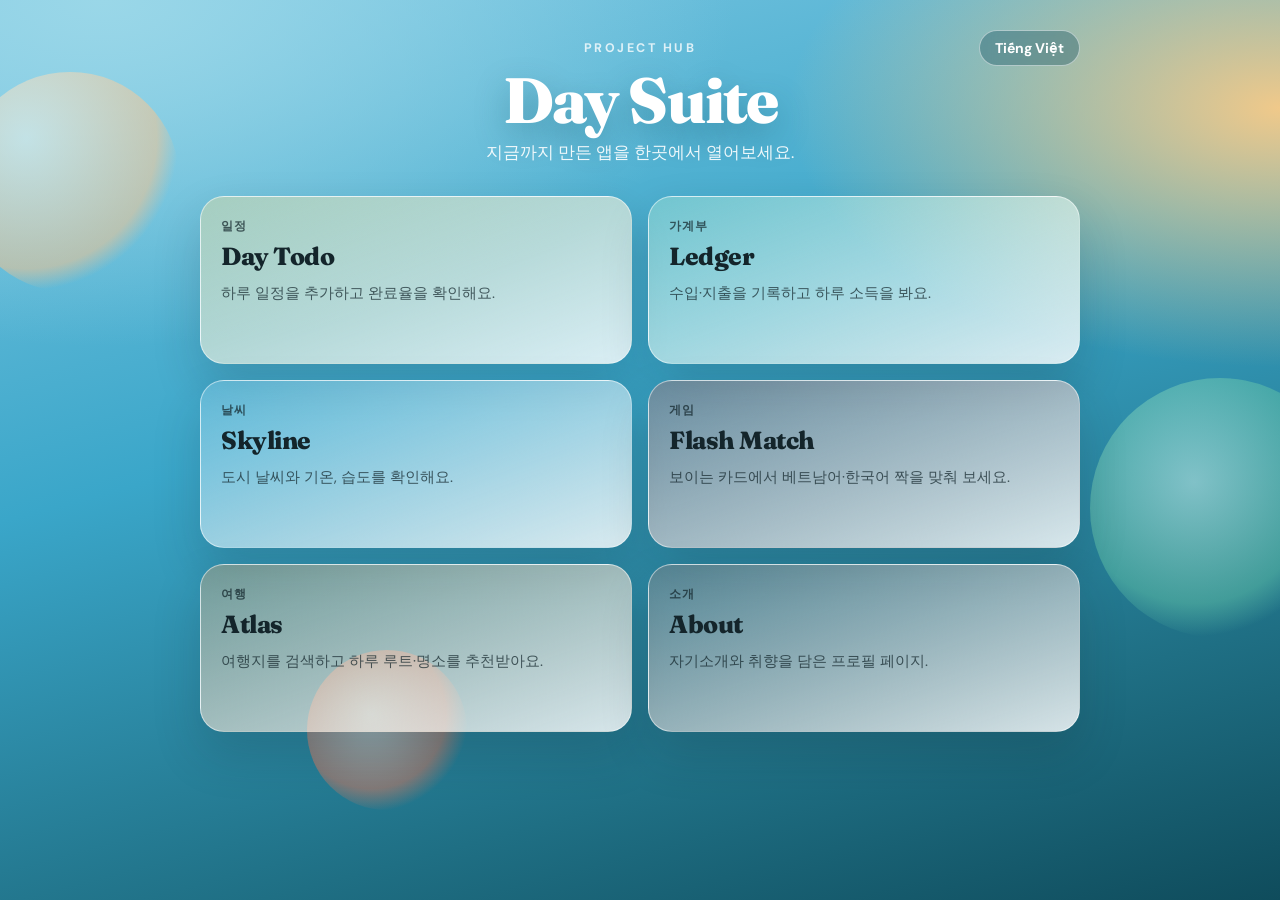
<file: index.html>
<!DOCTYPE html>
<html lang="ko">
  <head>
    <meta charset="UTF-8" />
    <meta name="viewport" content="width=device-width, initial-scale=1.0" />
    <title>Day Suite — 프로젝트 홈</title>
    <link rel="preconnect" href="https://fonts.googleapis.com" />
    <link rel="preconnect" href="https://fonts.gstatic.com" crossorigin />
    <link
      href="https://fonts.googleapis.com/css2?family=Be+Vietnam+Pro:wght@400;700;800&family=DM+Sans:wght@400;700&family=Fraunces:wght@700;800&display=swap"
      rel="stylesheet"
    />
    <link rel="stylesheet" href="home.css" />
  </head>
  <body data-lang="ko">
    <div class="bg" aria-hidden="true">
      <div class="orb orb-a"></div>
      <div class="orb orb-b"></div>
      <div class="orb orb-c"></div>
    </div>

    <main class="shell">
      <header class="hero">
        <div class="hero-top">
          <p class="eyebrow" data-i18n="eyebrow">Project Hub</p>
          <button type="button" class="lang-btn" id="lang-btn" aria-pressed="false">
            Tiếng Việt
          </button>
        </div>
        <h1 class="brand" data-i18n="brand">Day Suite</h1>
        <p class="tagline" data-i18n="tagline">지금까지 만든 앱을 한곳에서 열어보세요.</p>
      </header>

      <section class="grid" aria-label="프로젝트 목록">
        <a class="card card-todo" href="todo/index.html" style="--i: 0">
          <span class="card-label" data-i18n="todoLabel">일정</span>
          <strong class="card-title" data-i18n="todoTitle">Day Todo</strong>
          <p class="card-desc" data-i18n="todoDesc">하루 일정을 추가하고 완료율을 확인해요.</p>
        </a>

        <a class="card card-budget" href="budget/budget.html" style="--i: 1">
          <span class="card-label" data-i18n="budgetLabel">가계부</span>
          <strong class="card-title" data-i18n="budgetTitle">Ledger</strong>
          <p class="card-desc" data-i18n="budgetDesc">수입·지출을 기록하고 하루 소득을 봐요.</p>
        </a>

        <a class="card card-weather" href="weather/weather.html" style="--i: 2">
          <span class="card-label" data-i18n="weatherLabel">날씨</span>
          <strong class="card-title" data-i18n="weatherTitle">Skyline</strong>
          <p class="card-desc" data-i18n="weatherDesc">도시 날씨와 기온, 습도를 확인해요.</p>
        </a>

        <a class="card card-flash" href="flashcard/index.html" style="--i: 3">
          <span class="card-label" data-i18n="flashLabel">게임</span>
          <strong class="card-title" data-i18n="flashTitle">Flash Match</strong>
          <p class="card-desc" data-i18n="flashDesc">보이는 카드에서 베트남어·한국어 짝을 맞춰 보세요.</p>
        </a>

        <a class="card card-travel" href="travel/index.html" style="--i: 4">
          <span class="card-label" data-i18n="travelLabel">여행</span>
          <strong class="card-title" data-i18n="travelTitle">Atlas</strong>
          <p class="card-desc" data-i18n="travelDesc">여행지를 검색하고 하루 루트·명소를 추천받아요.</p>
        </a>

        <a class="card card-about" href="about/about.html" style="--i: 5">
          <span class="card-label" data-i18n="aboutLabel">소개</span>
          <strong class="card-title" data-i18n="aboutTitle">About</strong>
          <p class="card-desc" data-i18n="aboutDesc">자기소개와 취향을 담은 프로필 페이지.</p>
        </a>
      </section>
    </main>

    <script src="home.js"></script>
  </body>
</html>
</file>
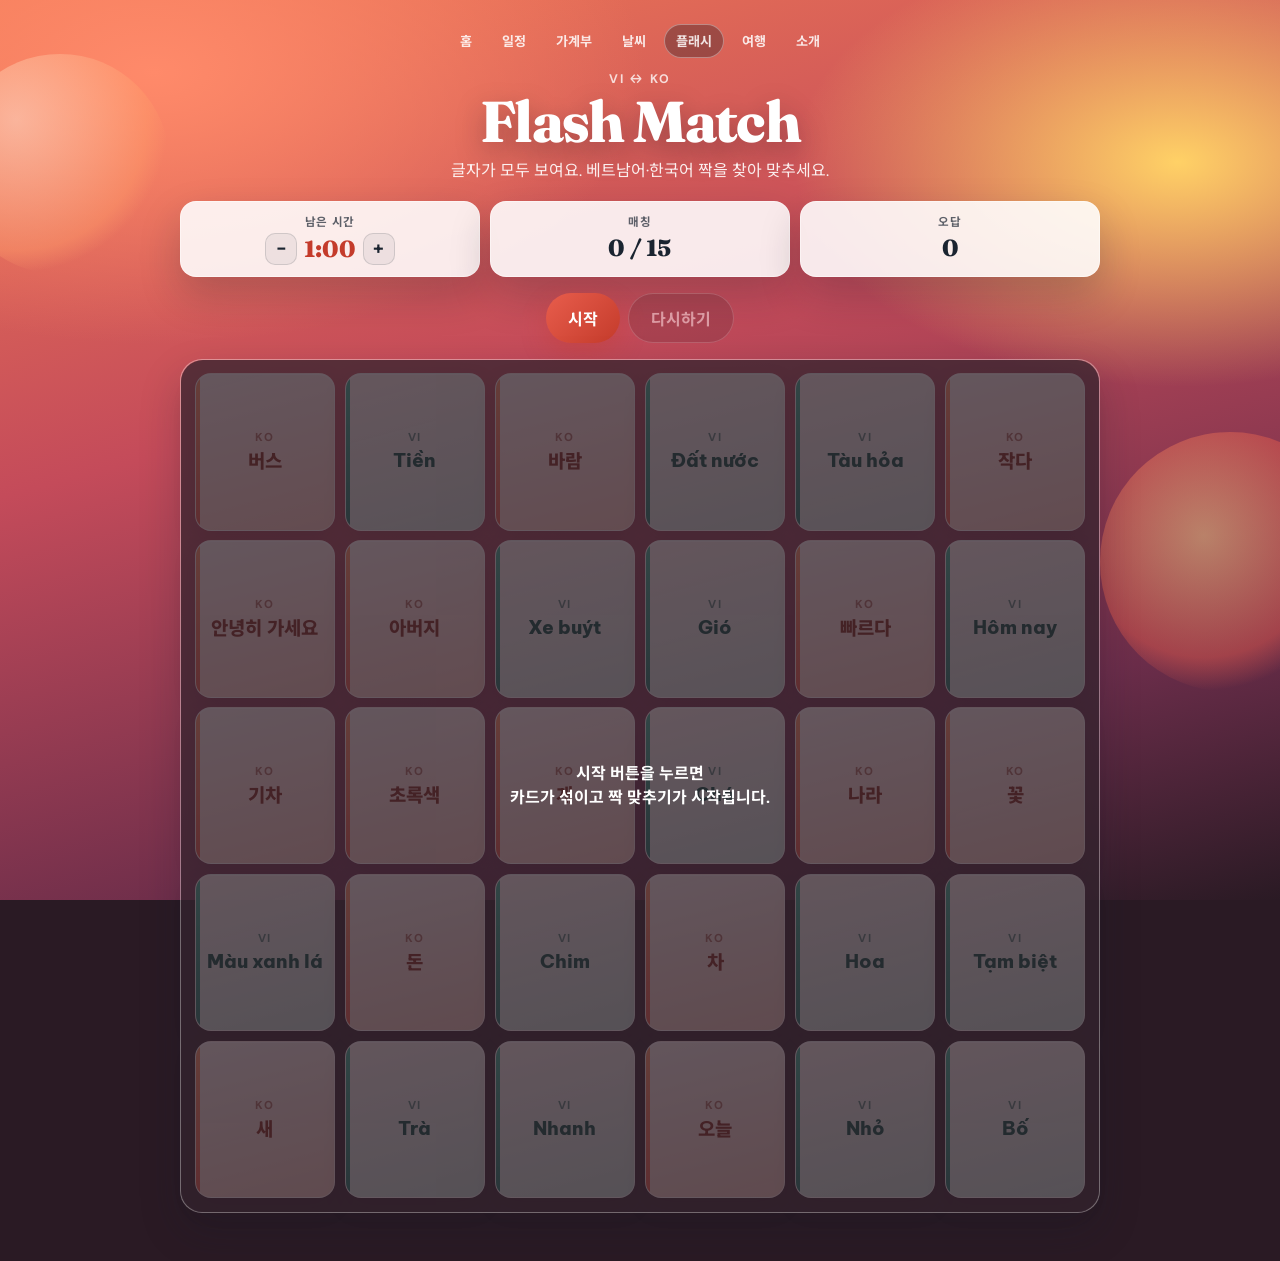
<file: flashcard/index.html>
<!DOCTYPE html>
<html lang="ko">
  <head>
    <meta charset="UTF-8" />
    <meta name="viewport" content="width=device-width, initial-scale=1.0" />
    <title>Flash Match — 베트남어·한국어 매칭</title>
    <link rel="preconnect" href="https://fonts.googleapis.com" />
    <link rel="preconnect" href="https://fonts.gstatic.com" crossorigin />
    <link
      href="https://fonts.googleapis.com/css2?family=Be+Vietnam+Pro:wght@400;700;800&family=DM+Sans:wght@400;700&family=Fraunces:wght@700;800&family=Noto+Sans+KR:wght@700&display=swap"
      rel="stylesheet"
    />
    <link rel="stylesheet" href="styles.css" />
  </head>
  <body>
    <div class="bg" aria-hidden="true">
      <div class="orb orb-a"></div>
      <div class="orb orb-b"></div>
    </div>

    <main class="app">
      <header class="hero">
        <div class="top-bar">
          <nav class="nav" aria-label="페이지 이동">
            <a class="nav-link" href="../index.html">홈</a>
            <a class="nav-link" href="../todo/index.html">일정</a>
            <a class="nav-link" href="../budget/budget.html">가계부</a>
            <a class="nav-link" href="../weather/weather.html">날씨</a>
            <a class="nav-link is-active" href="index.html" aria-current="page">플래시</a>
            <a class="nav-link" href="../travel/index.html">여행</a>
            <a class="nav-link" href="../about/about.html">소개</a>
          </nav>
        </div>
        <p class="eyebrow">VI ↔ KO</p>
        <h1 class="brand">Flash Match</h1>
        <p class="tagline">글자가 모두 보여요. 베트남어·한국어 짝을 찾아 맞추세요.</p>
      </header>

      <section class="hud" aria-live="polite">
        <div class="hud-item hud-timer">
          <span class="hud-label">남은 시간</span>
          <div class="timer-row">
            <button type="button" class="time-btn" id="time-minus" aria-label="제한 시간 줄이기">
              −
            </button>
            <strong class="hud-value timer" id="timer">1:00</strong>
            <button type="button" class="time-btn" id="time-plus" aria-label="제한 시간 늘리기">
              +
            </button>
          </div>
        </div>
        <div class="hud-item">
          <span class="hud-label">매칭</span>
          <strong class="hud-value" id="match-count">0 / 15</strong>
        </div>
        <div class="hud-item">
          <span class="hud-label">오답</span>
          <strong class="hud-value" id="miss-count">0</strong>
        </div>
      </section>

      <div class="controls">
        <button type="button" class="btn btn-start" id="start-btn">시작</button>
        <button type="button" class="btn btn-ghost" id="restart-btn" disabled>다시하기</button>
      </div>

      <div class="board-wrap" id="board-wrap">
        <div class="board-lock" id="board-lock">
          <p>시작 버튼을 누르면<br />카드가 섞이고 짝 맞추기가 시작됩니다.</p>
        </div>
        <div class="board" id="board" aria-label="매칭 카드판"></div>
      </div>

      <section class="answers" id="answers" hidden>
        <div class="notebook-head">
          <h2>전체 정답</h2>
          <p id="answers-desc">이번 판의 베트남어·한국어 짝이에요.</p>
        </div>
        <ul class="answers-list" id="answers-list"></ul>
      </section>

      <section class="notebook" id="notebook" hidden>
        <div class="notebook-head">
          <h2>오답노트</h2>
          <p>이번 판에서 틀린 짝을 복습하세요.</p>
        </div>
        <ul class="notebook-list" id="notebook-list"></ul>
      </section>

      <div class="overlay" id="overlay" hidden>
        <div class="modal" role="dialog" aria-modal="true" aria-labelledby="result-title">
          <p class="modal-eyebrow" id="result-eyebrow">결과</p>
          <h2 id="result-title">시간 종료!</h2>
          <p class="modal-desc" id="result-desc"></p>
          <div class="modal-actions">
            <button type="button" class="btn btn-start" id="play-again-btn">다시 도전</button>
            <button type="button" class="btn btn-ghost" id="close-modal-btn">정답 보기</button>
          </div>
        </div>
      </div>
    </main>

    <script src="app.js"></script>
  </body>
</html>
</file>
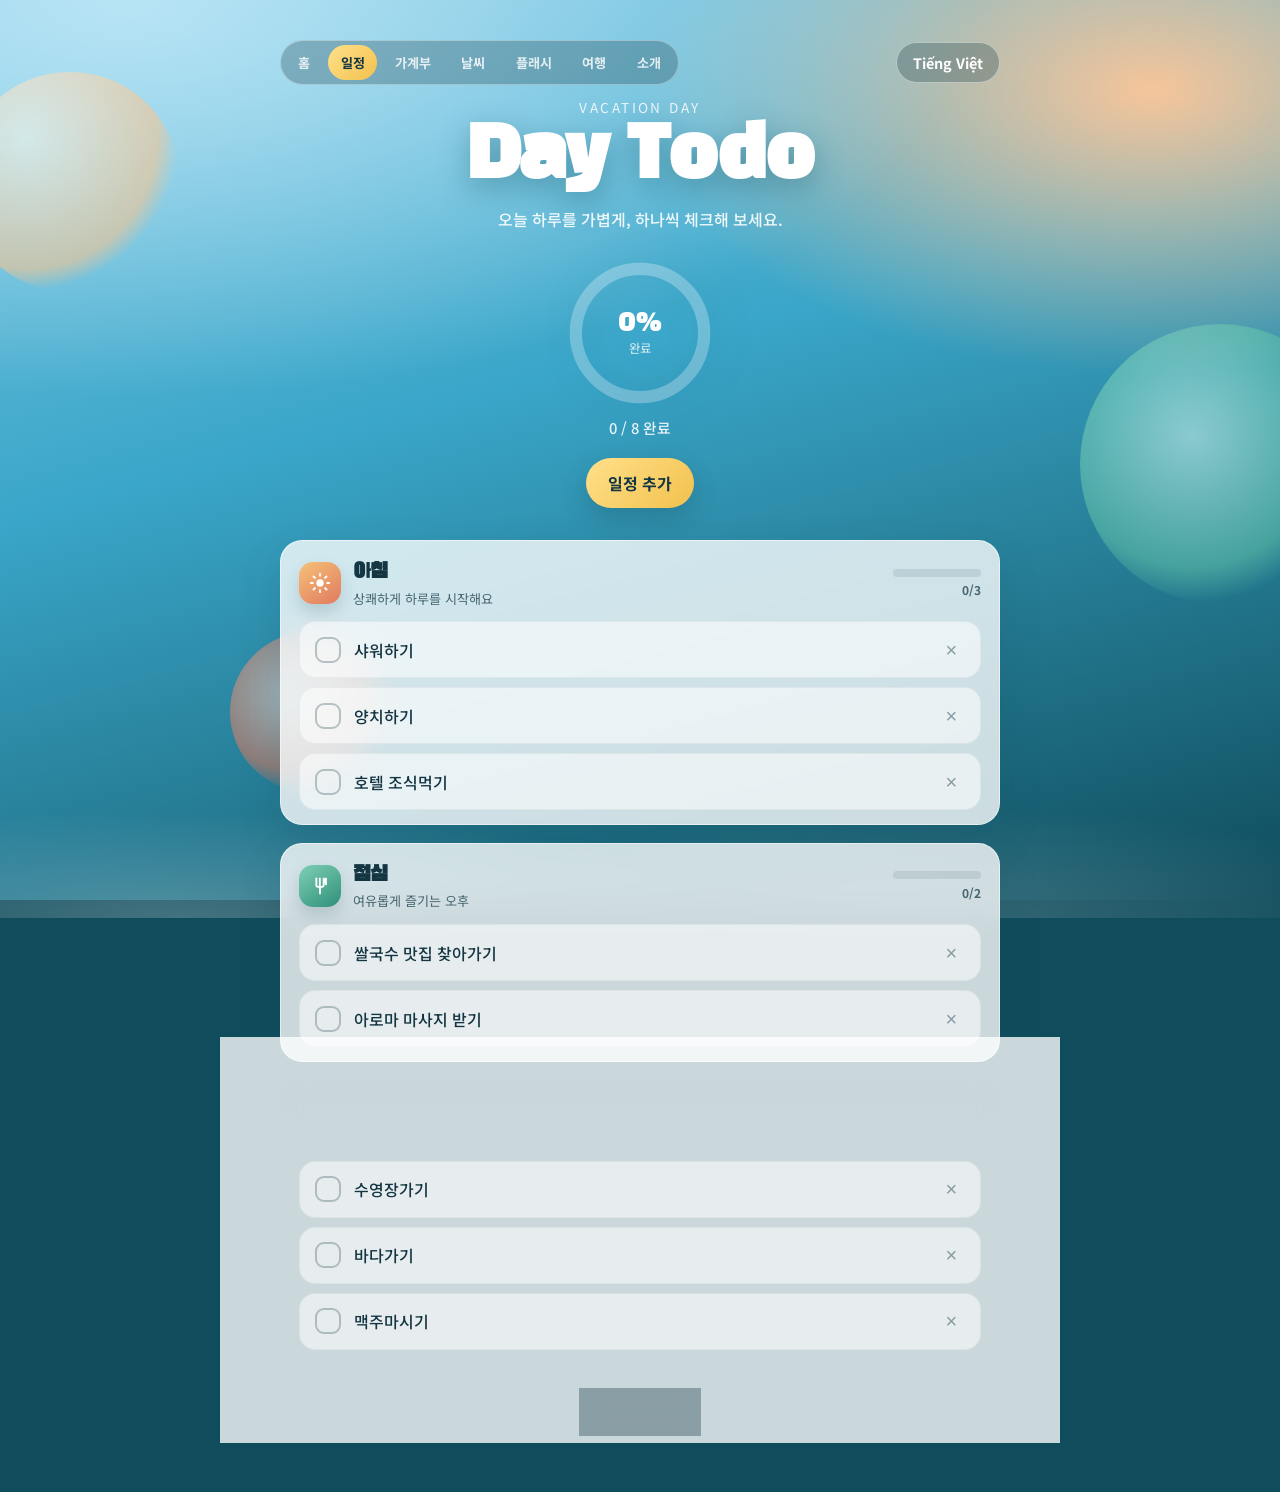
<file: todo/index.html>
<!DOCTYPE html>
<html lang="ko">
  <head>
    <meta charset="UTF-8" />
    <meta
      name="viewport"
      content="width=device-width, initial-scale=1.0, viewport-fit=cover"
    />
    <title>Day Todo — 오늘의 일정</title>
    <link rel="preconnect" href="https://fonts.googleapis.com" />
    <link rel="preconnect" href="https://fonts.gstatic.com" crossorigin />
    <link
      href="https://fonts.googleapis.com/css2?family=Be+Vietnam+Pro:wght@400;700;800&family=Black+Han+Sans&family=Noto+Sans+KR:wght@400;700&display=swap"
      rel="stylesheet"
    />
    <link rel="stylesheet" href="styles.css" />
  </head>
  <body>
    <div class="bg" aria-hidden="true">
      <div class="orb orb-a"></div>
      <div class="orb orb-b"></div>
      <div class="orb orb-c"></div>
      <div class="wave"></div>
    </div>

    <main class="app">
      <header class="hero">
        <div class="top-bar">
          <nav class="nav" aria-label="페이지 이동">
            <a class="nav-link" href="../index.html" data-i18n="navHome">홈</a>
            <a class="nav-link is-active" href="index.html" data-i18n="navTodo" aria-current="page">일정</a>
            <a class="nav-link" href="../budget/budget.html" data-i18n="navBudget">가계부</a>
            <a class="nav-link" href="../weather/weather.html" data-i18n="navWeather">날씨</a>
            <a class="nav-link" href="../flashcard/index.html" data-i18n="navFlash">플래시</a>
            <a class="nav-link" href="../travel/index.html" data-i18n="navTravel">여행</a>
            <a class="nav-link" href="../about/about.html" data-i18n="navAbout">소개</a>
          </nav>
          <button type="button" class="lang-btn" id="lang-btn" aria-pressed="false">
            Tiếng Việt
          </button>
        </div>
        <p class="eyebrow" data-i18n="eyebrow">Vacation Day</p>
        <h1 class="brand" data-i18n="brand">Day Todo</h1>
        <p class="tagline" data-i18n="tagline">오늘 하루를 가볍게, 하나씩 체크해 보세요.</p>

        <div class="gauge-wrap">
          <div class="gauge" role="progressbar" aria-valuemin="0" aria-valuemax="100" aria-valuenow="0">
            <svg viewBox="0 0 120 120" class="gauge-svg">
              <circle class="gauge-track" cx="60" cy="60" r="52" />
              <circle class="gauge-fill" cx="60" cy="60" r="52" />
            </svg>
            <div class="gauge-center">
              <span class="gauge-value">0%</span>
              <span class="gauge-label" data-i18n="doneLabel">완료</span>
            </div>
          </div>
          <p class="progress-caption">
            <span id="done-count">0</span> / <span id="total-count">0</span>
            <span data-i18n="doneCaption">완료</span>
          </p>
        </div>

        <div class="action-bar">
          <button type="button" class="primary-btn" id="add-btn" data-i18n="addTask">
            일정 추가
          </button>
        </div>
      </header>

      <section class="sections" id="sections" aria-label="하루 일정"></section>

      <footer class="footer">
        <button type="button" class="reset-btn" id="reset-btn" data-i18n="reset">
          모두 초기화
        </button>
      </footer>
    </main>

    <div class="modal" id="add-modal" hidden>
      <div class="modal-backdrop" data-close-modal></div>
      <div class="modal-panel" role="dialog" aria-modal="true" aria-labelledby="modal-title">
        <h2 id="modal-title" data-i18n="modalTitle">새 일정 추가</h2>
        <form id="add-form" class="add-form">
          <label class="field">
            <span data-i18n="periodLabel">시간대</span>
            <select id="task-period" required>
              <option value="morning" data-i18n="morning">아침</option>
              <option value="lunch" data-i18n="lunch">점심</option>
              <option value="evening" data-i18n="evening">저녁</option>
            </select>
          </label>
          <label class="field">
            <span data-i18n="taskLabel">할 일</span>
            <input
              type="text"
              id="task-text"
              maxlength="80"
              required
              autocomplete="off"
              data-i18n-placeholder="taskPlaceholder"
              placeholder="예: 카페 가기"
            />
          </label>
          <div class="modal-actions">
            <button type="button" class="ghost-btn" data-close-modal data-i18n="cancel">
              취소
            </button>
            <button type="submit" class="primary-btn" data-i18n="saveTask">추가하기</button>
          </div>
        </form>
      </div>
    </div>

    <div class="toast" id="toast" hidden data-i18n="toastAllDone">오늘 일정을 모두 끝냈어요!</div>

    <script src="app.js"></script>
  </body>
</html>
</file>
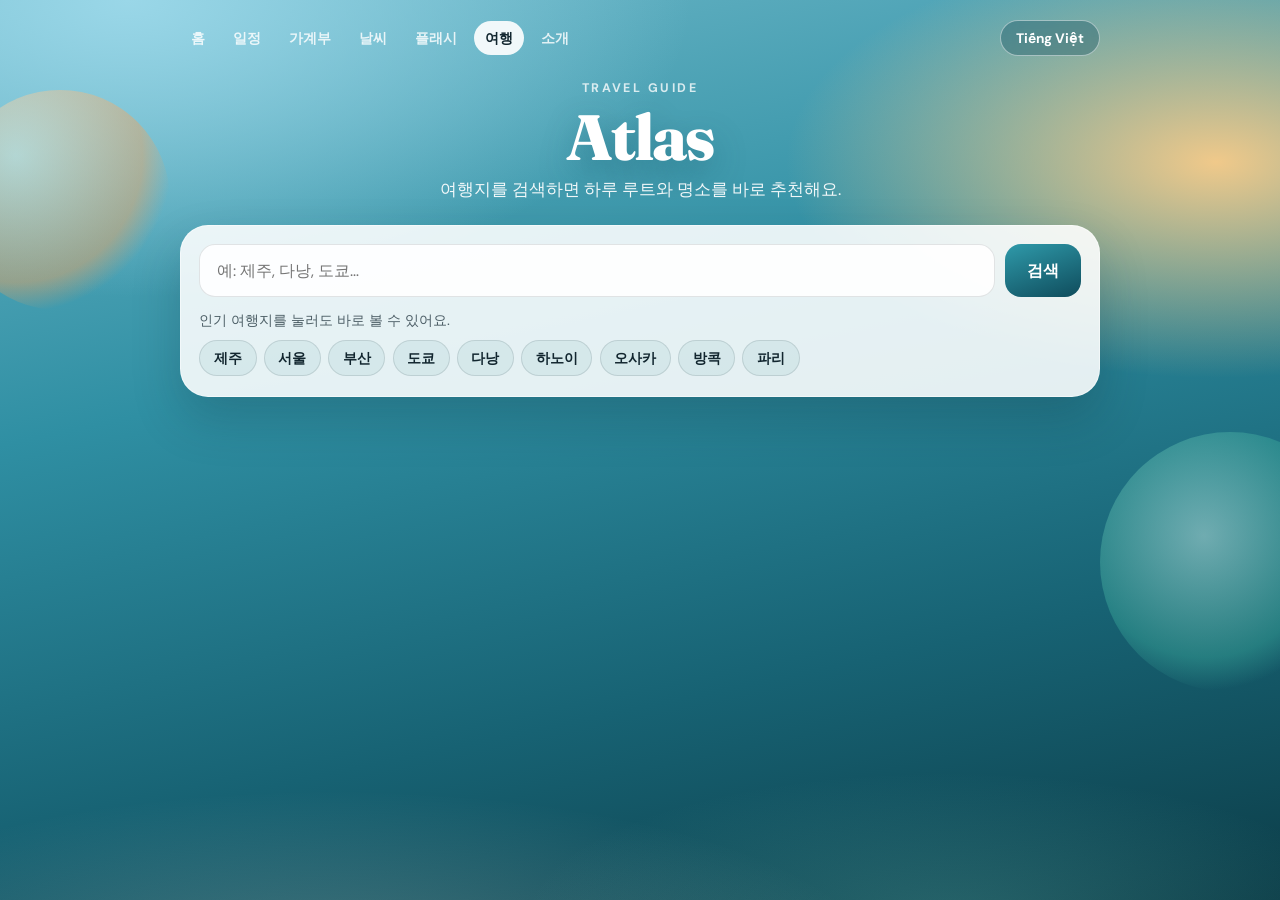
<file: travel/index.html>
<!DOCTYPE html>
<html lang="ko">
  <head>
    <meta charset="UTF-8" />
    <meta name="viewport" content="width=device-width, initial-scale=1.0" />
    <title>Atlas — 여행 루트 추천</title>
    <link rel="preconnect" href="https://fonts.googleapis.com" />
    <link rel="preconnect" href="https://fonts.gstatic.com" crossorigin />
    <link
      href="https://fonts.googleapis.com/css2?family=Be+Vietnam+Pro:wght@400;700;800&family=DM+Sans:wght@400;700&family=Fraunces:wght@700;800&display=swap"
      rel="stylesheet"
    />
    <link rel="stylesheet" href="styles.css" />
  </head>
  <body data-lang="ko">
    <div class="bg" aria-hidden="true">
      <div class="wave wave-a"></div>
      <div class="wave wave-b"></div>
      <div class="orb orb-a"></div>
      <div class="orb orb-b"></div>
    </div>

    <main class="shell">
      <header class="top">
        <nav class="nav" aria-label="페이지 이동">
          <a class="nav-link" href="../index.html" data-i18n="navHome">홈</a>
          <a class="nav-link" href="../todo/index.html" data-i18n="navTodo">일정</a>
          <a class="nav-link" href="../budget/budget.html" data-i18n="navBudget">가계부</a>
          <a class="nav-link" href="../weather/weather.html" data-i18n="navWeather">날씨</a>
          <a class="nav-link" href="../flashcard/index.html" data-i18n="navFlash">플래시</a>
          <a class="nav-link is-active" href="index.html" data-i18n="navTravel" aria-current="page">여행</a>
          <a class="nav-link" href="../about/about.html" data-i18n="navAbout">소개</a>
        </nav>
        <button type="button" class="lang-btn" id="lang-btn" aria-pressed="false">
          Tiếng Việt
        </button>
      </header>

      <section class="hero">
        <p class="eyebrow" data-i18n="eyebrow">Travel Guide</p>
        <h1 class="brand">Atlas</h1>
        <p class="tagline" data-i18n="tagline">여행지를 검색하면 하루 루트와 명소를 바로 추천해요.</p>
      </section>

      <section class="search-panel" aria-label="여행지 검색">
        <form class="search-form" id="search-form">
          <label class="sr-only" for="search-input" data-i18n="searchLabel">여행지 검색</label>
          <input
            id="search-input"
            class="search-input"
            type="search"
            autocomplete="off"
            spellcheck="false"
            data-i18n-placeholder="searchPlaceholder"
            placeholder="예: 제주, 다낭, 도쿄…"
          />
          <button type="submit" class="search-btn" data-i18n="searchBtn">검색</button>
        </form>
        <p class="hint" data-i18n="hint">인기 여행지를 눌러도 바로 볼 수 있어요.</p>
        <div class="chips" id="chips" role="list"></div>
      </section>

      <p class="status" id="status" role="status" aria-live="polite"></p>

      <section class="result" id="result" hidden>
        <article class="dest-hero" id="dest-hero">
          <div class="dest-copy">
            <p class="dest-country" id="dest-country"></p>
            <h2 class="dest-name" id="dest-name"></h2>
            <p class="dest-blurb" id="dest-blurb"></p>
            <div class="meta" id="dest-meta"></div>
          </div>
          <div class="dest-art" id="dest-art" aria-hidden="true"></div>
        </article>

        <div class="tabs" role="tablist" aria-label="결과 보기">
          <button type="button" class="tab is-active" role="tab" aria-selected="true" data-tab="routes" data-i18n="tabRoutes">
            추천 루트
          </button>
          <button type="button" class="tab" role="tab" aria-selected="false" data-tab="spots" data-i18n="tabSpots">
            명소
          </button>
        </div>

        <div class="panel is-active" id="panel-routes" role="tabpanel"></div>
        <div class="panel" id="panel-spots" role="tabpanel" hidden></div>
      </section>
    </main>

    <script src="app.js"></script>
  </body>
</html>
</file>
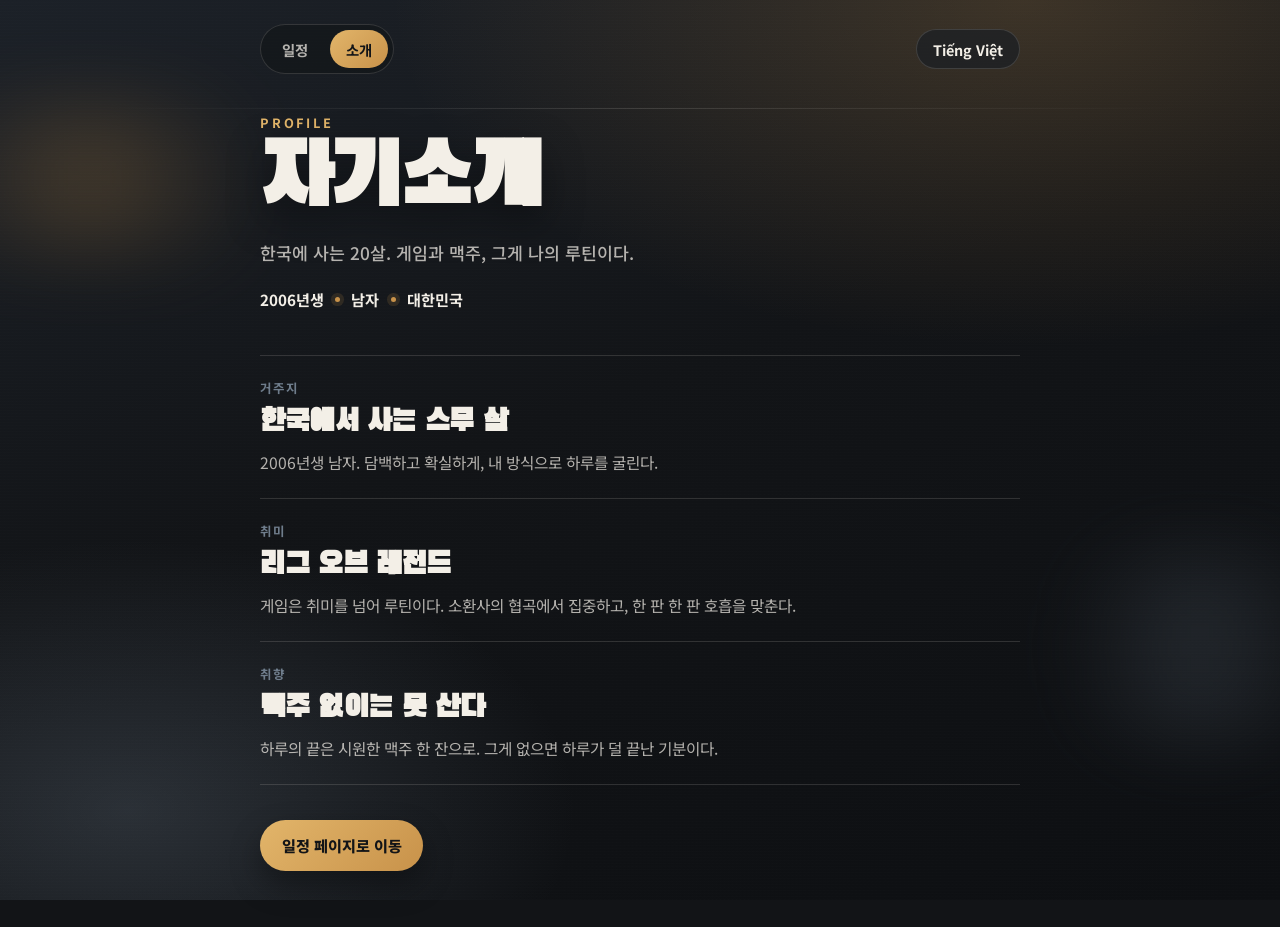
<file: about.html>
<!DOCTYPE html>
<html lang="ko">
  <head>
    <meta charset="UTF-8" />
    <meta name="viewport" content="width=device-width, initial-scale=1.0" />
    <title>About — 자기소개</title>
    <link rel="preconnect" href="https://fonts.googleapis.com" />
    <link rel="preconnect" href="https://fonts.gstatic.com" crossorigin />
    <link
      href="https://fonts.googleapis.com/css2?family=Archivo:wght@500;700;800&family=Be+Vietnam+Pro:wght@400;500;700;800&family=Black+Han+Sans&family=Noto+Sans+KR:wght@400;500;700&display=swap"
      rel="stylesheet"
    />
    <link rel="stylesheet" href="about.css" />
  </head>
  <body>
    <div class="stage" aria-hidden="true">
      <div class="grain"></div>
      <div class="beam beam-a"></div>
      <div class="beam beam-b"></div>
      <div class="grid-line"></div>
    </div>

    <main class="shell">
      <header class="top">
        <nav class="nav" aria-label="페이지 이동">
          <a class="nav-link" href="index.html" data-i18n="navTodo">일정</a>
          <a class="nav-link is-active" href="about.html" data-i18n="navAbout" aria-current="page">소개</a>
        </nav>
        <button type="button" class="lang-btn" id="lang-btn" aria-pressed="false">
          Tiếng Việt
        </button>
      </header>

      <section class="hero">
        <p class="eyebrow" data-i18n="eyebrow">Profile</p>
        <h1 class="brand" data-i18n="brand">자기소개</h1>
        <p class="lead" data-i18n="lead">
          한국에 사는 20살. 게임과 맥주, 그게 나의 루틴이다.
        </p>
        <div class="hero-meta">
          <span data-i18n="metaAge">2006년생</span>
          <span class="dot" aria-hidden="true"></span>
          <span data-i18n="metaGender">남자</span>
          <span class="dot" aria-hidden="true"></span>
          <span data-i18n="metaPlace">대한민국</span>
        </div>
      </section>

      <section class="facts" aria-label="소개 정보">
        <article class="fact" style="--i: 0">
          <p class="fact-label" data-i18n="factOriginLabel">거주지</p>
          <h2 class="fact-title" data-i18n="factOriginTitle">한국에서 사는 스무 살</h2>
          <p class="fact-body" data-i18n="factOriginBody">
            2006년생 남자. 담백하고 확실하게, 내 방식으로 하루를 굴린다.
          </p>
        </article>

        <article class="fact" style="--i: 1">
          <p class="fact-label" data-i18n="factHobbyLabel">취미</p>
          <h2 class="fact-title" data-i18n="factHobbyTitle">리그 오브 레전드</h2>
          <p class="fact-body" data-i18n="factHobbyBody">
            게임은 취미를 넘어 루틴이다. 소환사의 협곡에서 집중하고, 한 판 한 판 호흡을 맞춘다.
          </p>
        </article>

        <article class="fact" style="--i: 2">
          <p class="fact-label" data-i18n="factBeerLabel">취향</p>
          <h2 class="fact-title" data-i18n="factBeerTitle">맥주 없이는 못 산다</h2>
          <p class="fact-body" data-i18n="factBeerBody">
            하루의 끝은 시원한 맥주 한 잔으로. 그게 없으면 하루가 덜 끝난 기분이다.
          </p>
        </article>
      </section>

      <footer class="bottom">
        <a class="cta" href="index.html" data-i18n="ctaTodo">일정 페이지로 이동</a>
      </footer>
    </main>

    <script src="about.js"></script>
  </body>
</html>
</file>
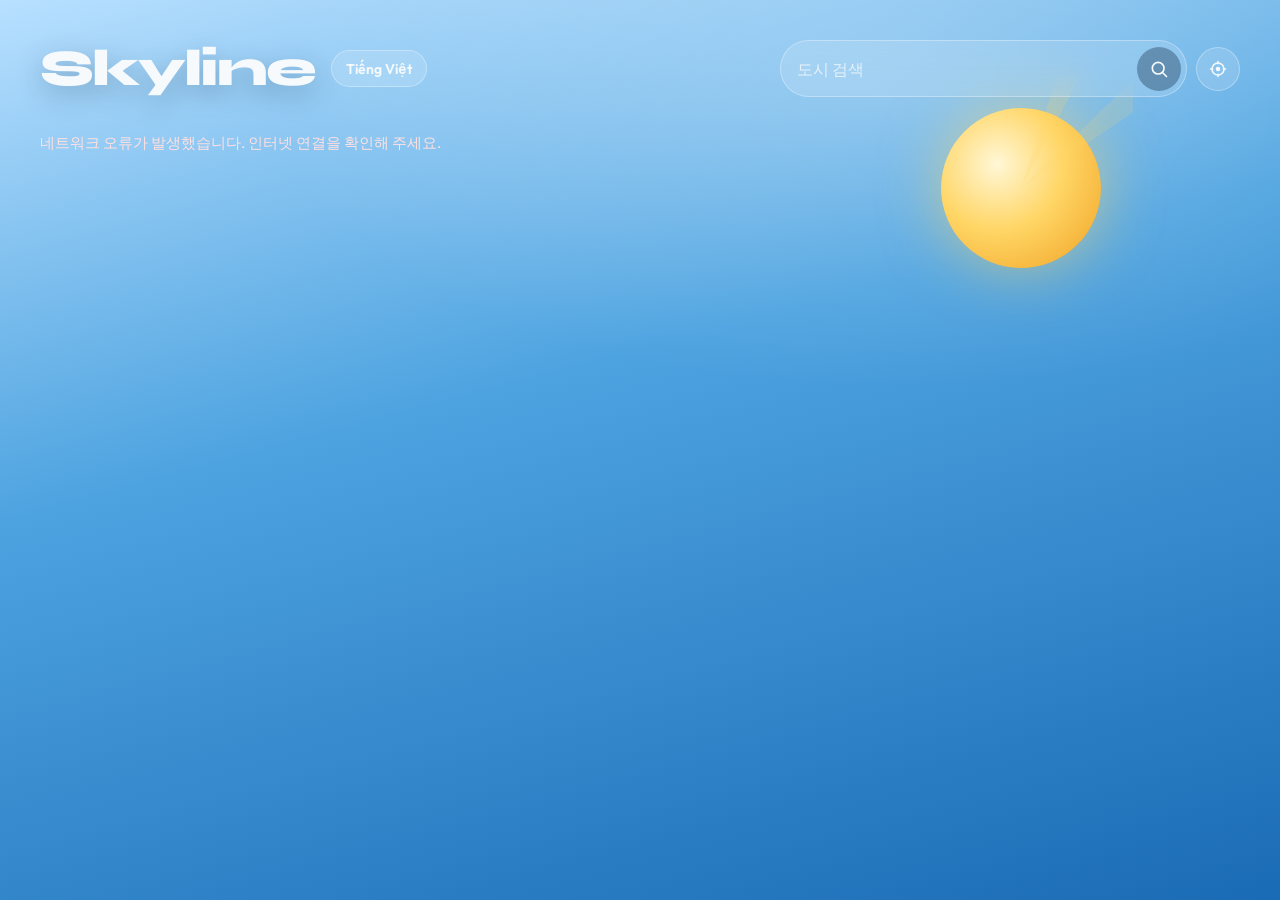
<file: weather.html>
<!DOCTYPE html>
<html lang="ko">
  <head>
    <meta charset="UTF-8" />
    <meta name="viewport" content="width=device-width, initial-scale=1.0" />
    <title>Skyline — 날씨</title>
    <link rel="preconnect" href="https://fonts.googleapis.com" />
    <link rel="preconnect" href="https://fonts.gstatic.com" crossorigin />
    <link
      href="https://fonts.googleapis.com/css2?family=Be+Vietnam+Pro:wght@400;500;600;700;800&family=Outfit:wght@400;500;600;700&family=Syne:wght@700;800&display=swap"
      rel="stylesheet"
    />
    <link rel="stylesheet" href="weather.css" />
  </head>
  <body data-weather="clear" data-lang="ko">
    <div class="sky" aria-hidden="true">
      <div class="sky-gradient"></div>
      <div class="weather-fx" id="weather-fx"></div>
    </div>

    <main class="app">
      <header class="top">
        <div class="brand-row">
          <h1 class="brand">Skyline</h1>
          <button type="button" class="lang-btn" id="lang-btn" aria-pressed="false">
            Tiếng Việt
          </button>
        </div>
        <div class="search-row">
          <form class="search" id="search-form" role="search">
            <label class="sr-only" for="city-input" data-i18n="searchLabel">도시 검색</label>
            <input
              id="city-input"
              type="search"
              name="city"
              data-i18n-placeholder="searchPlaceholder"
              placeholder="도시 검색"
              autocomplete="off"
              required
            />
            <button type="submit" class="search-btn" data-i18n-aria="searchAria" aria-label="검색">
              <svg viewBox="0 0 24 24" width="20" height="20" aria-hidden="true">
                <circle cx="11" cy="11" r="7" fill="none" stroke="currentColor" stroke-width="2" />
                <path
                  d="M16.5 16.5L21 21"
                  stroke="currentColor"
                  stroke-width="2"
                  stroke-linecap="round"
                />
              </svg>
            </button>
          </form>
          <button
            type="button"
            class="locate-btn"
            id="locate-btn"
            data-i18n-aria="locateAria"
            aria-label="내 위치 날씨"
          >
            <svg viewBox="0 0 24 24" width="18" height="18" aria-hidden="true">
              <circle cx="12" cy="12" r="3" fill="currentColor" />
              <path
                d="M12 2v3M12 19v3M2 12h3M19 12h3"
                fill="none"
                stroke="currentColor"
                stroke-width="2"
                stroke-linecap="round"
              />
              <circle
                cx="12"
                cy="12"
                r="8"
                fill="none"
                stroke="currentColor"
                stroke-width="2"
              />
            </svg>
          </button>
        </div>
      </header>

      <section class="result" id="result" hidden>
        <div class="summary">
          <div class="hero-block reveal" style="--d: 0">
            <p class="city" id="city-name"></p>
            <p class="condition" id="condition"></p>
            <p class="temp" id="temp"></p>
            <p class="feels" id="feels"></p>
          </div>

          <div class="range reveal" style="--d: 1" data-i18n-aria="tempRangeAria" aria-label="최저·최고 기온">
            <div class="range-labels">
              <span id="temp-min"></span>
              <span id="temp-max"></span>
            </div>
            <div class="range-track">
              <div class="range-fill" id="temp-range-fill"></div>
              <div class="range-marker" id="temp-range-marker"></div>
            </div>
          </div>
        </div>

        <div class="meters" data-i18n-aria="metricsAria" aria-label="날씨 지표">
          <article class="meter reveal" style="--d: 2">
            <header class="meter-head">
              <span data-i18n="humidity">습도</span>
              <strong id="humidity-value">—</strong>
            </header>
            <div class="ring" role="img" data-i18n-aria="humidity" aria-label="습도">
              <svg viewBox="0 0 96 96">
                <circle class="ring-track" cx="48" cy="48" r="38" />
                <circle class="ring-fill" id="humidity-ring-fill" cx="48" cy="48" r="38" />
              </svg>
              <span class="ring-label" id="humidity-ring-label">0%</span>
            </div>
          </article>

          <article class="meter reveal" style="--d: 3">
            <header class="meter-head">
              <span data-i18n="wind">바람</span>
              <strong id="wind-value">—</strong>
            </header>
            <div class="compass" id="wind-compass" aria-hidden="true">
              <div class="compass-dial">
                <span class="compass-n">N</span>
                <span class="compass-needle" id="wind-needle"></span>
              </div>
            </div>
          </article>

          <article class="meter reveal" style="--d: 4">
            <header class="meter-head">
              <span data-i18n="clouds">구름</span>
              <strong id="clouds-value">—</strong>
            </header>
            <div class="bar" aria-hidden="true">
              <div class="bar-fill" id="clouds-bar"></div>
            </div>
          </article>

          <article class="meter reveal" style="--d: 5">
            <header class="meter-head">
              <span data-i18n="visibility">가시거리</span>
              <strong id="visibility-value">—</strong>
            </header>
            <div class="bar" aria-hidden="true">
              <div class="bar-fill" id="visibility-bar"></div>
            </div>
          </article>

          <article class="meter reveal" style="--d: 6">
            <header class="meter-head">
              <span data-i18n="pressure">기압</span>
              <strong id="pressure-value">—</strong>
            </header>
            <div class="bar" aria-hidden="true">
              <div class="bar-fill" id="pressure-bar"></div>
            </div>
          </article>

          <article class="meter reveal" style="--d: 7">
            <header class="meter-head">
              <span data-i18n="sunTimes">일출 · 일몰</span>
              <strong id="sun-value">—</strong>
            </header>
            <div class="sun-track" aria-hidden="true">
              <div class="sun-arc">
                <div class="sun-dot" id="sun-dot"></div>
              </div>
              <div class="sun-times">
                <span id="sunrise">—</span>
                <span id="sunset">—</span>
              </div>
            </div>
          </article>
        </div>
      </section>

      <p class="status" id="status" role="status"></p>
    </main>

    <script src="weather.js"></script>
  </body>
</html>
</file>
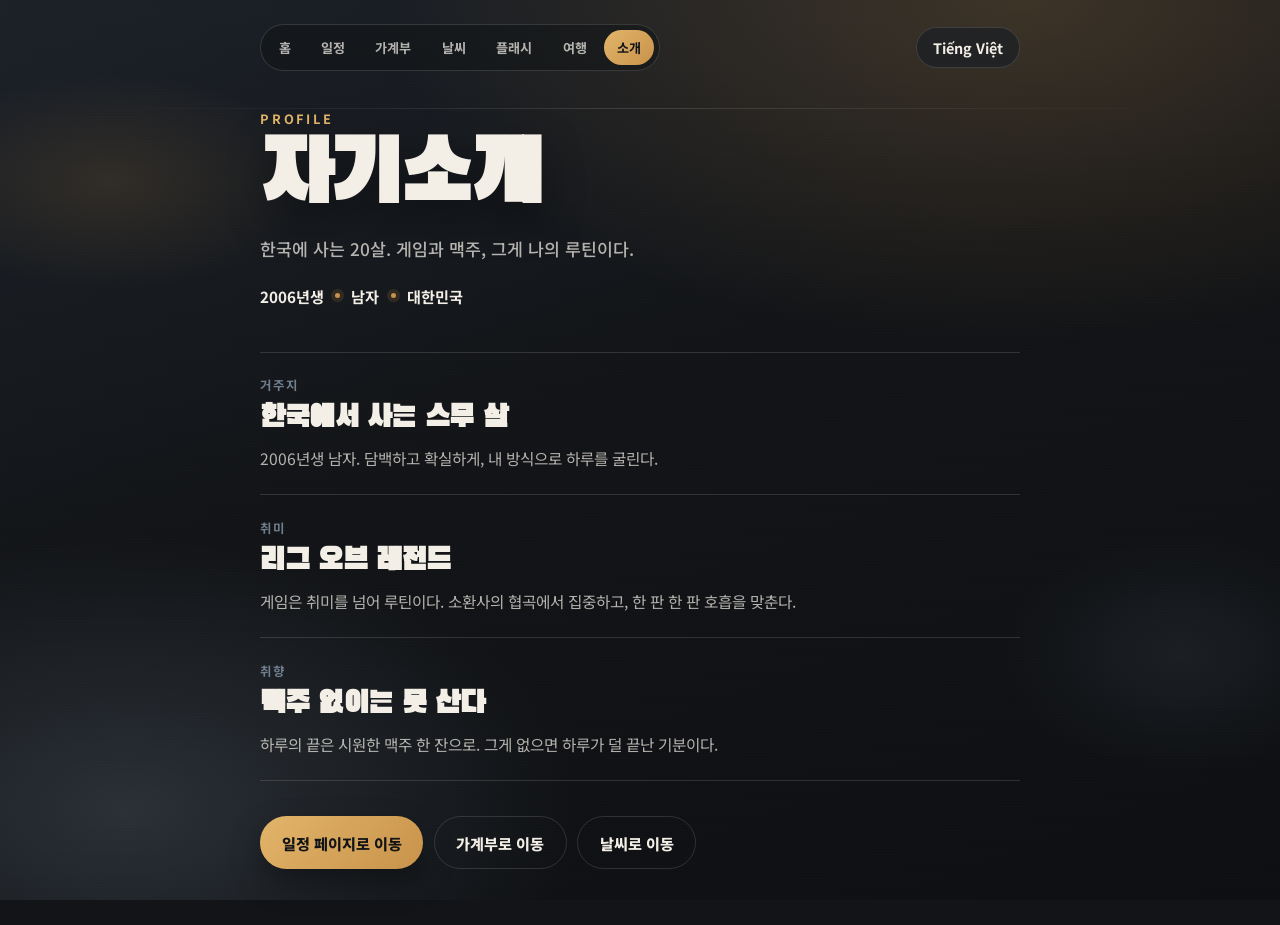
<file: about/about.html>
<!DOCTYPE html>
<html lang="ko">
  <head>
    <meta charset="UTF-8" />
    <meta name="viewport" content="width=device-width, initial-scale=1.0" />
    <title>About — 자기소개</title>
    <link rel="preconnect" href="https://fonts.googleapis.com" />
    <link rel="preconnect" href="https://fonts.gstatic.com" crossorigin />
    <link
      href="https://fonts.googleapis.com/css2?family=Archivo:wght@700;800&family=Be+Vietnam+Pro:wght@400;700;800&family=Black+Han+Sans&family=Noto+Sans+KR:wght@400;700&display=swap"
      rel="stylesheet"
    />
    <link rel="stylesheet" href="about.css" />
  </head>
  <body>
    <div class="stage" aria-hidden="true">
      <div class="grain"></div>
      <div class="beam beam-a"></div>
      <div class="beam beam-b"></div>
      <div class="grid-line"></div>
    </div>

    <main class="shell">
      <header class="top">
        <nav class="nav" aria-label="페이지 이동">
          <a class="nav-link" href="../index.html" data-i18n="navHome">홈</a>
          <a class="nav-link" href="../todo/index.html" data-i18n="navTodo">일정</a>
          <a class="nav-link" href="../budget/budget.html" data-i18n="navBudget">가계부</a>
          <a class="nav-link" href="../weather/weather.html" data-i18n="navWeather">날씨</a>
          <a class="nav-link" href="../flashcard/index.html" data-i18n="navFlash">플래시</a>
          <a class="nav-link" href="../travel/index.html" data-i18n="navTravel">여행</a>
          <a class="nav-link is-active" href="about.html" data-i18n="navAbout" aria-current="page">소개</a>
        </nav>
        <button type="button" class="lang-btn" id="lang-btn" aria-pressed="false">
          Tiếng Việt
        </button>
      </header>

      <section class="hero">
        <p class="eyebrow" data-i18n="eyebrow">Profile</p>
        <h1 class="brand" data-i18n="brand">자기소개</h1>
        <p class="lead" data-i18n="lead">
          한국에 사는 20살. 게임과 맥주, 그게 나의 루틴이다.
        </p>
        <div class="hero-meta">
          <span data-i18n="metaAge">2006년생</span>
          <span class="dot" aria-hidden="true"></span>
          <span data-i18n="metaGender">남자</span>
          <span class="dot" aria-hidden="true"></span>
          <span data-i18n="metaPlace">대한민국</span>
        </div>
      </section>

      <section class="facts" aria-label="소개 정보">
        <article class="fact" style="--i: 0">
          <p class="fact-label" data-i18n="factOriginLabel">거주지</p>
          <h2 class="fact-title" data-i18n="factOriginTitle">한국에서 사는 스무 살</h2>
          <p class="fact-body" data-i18n="factOriginBody">
            2006년생 남자. 담백하고 확실하게, 내 방식으로 하루를 굴린다.
          </p>
        </article>

        <article class="fact" style="--i: 1">
          <p class="fact-label" data-i18n="factHobbyLabel">취미</p>
          <h2 class="fact-title" data-i18n="factHobbyTitle">리그 오브 레전드</h2>
          <p class="fact-body" data-i18n="factHobbyBody">
            게임은 취미를 넘어 루틴이다. 소환사의 협곡에서 집중하고, 한 판 한 판 호흡을 맞춘다.
          </p>
        </article>

        <article class="fact" style="--i: 2">
          <p class="fact-label" data-i18n="factBeerLabel">취향</p>
          <h2 class="fact-title" data-i18n="factBeerTitle">맥주 없이는 못 산다</h2>
          <p class="fact-body" data-i18n="factBeerBody">
            하루의 끝은 시원한 맥주 한 잔으로. 그게 없으면 하루가 덜 끝난 기분이다.
          </p>
        </article>
      </section>

      <footer class="bottom">
        <a class="cta" href="../todo/index.html" data-i18n="ctaTodo">일정 페이지로 이동</a>
        <a class="cta cta-soft" href="../budget/budget.html" data-i18n="ctaBudget">가계부로 이동</a>
        <a class="cta cta-soft" href="../weather/weather.html" data-i18n="ctaWeather">날씨로 이동</a>
      </footer>
    </main>

    <script src="about.js"></script>
  </body>
</html>
</file>
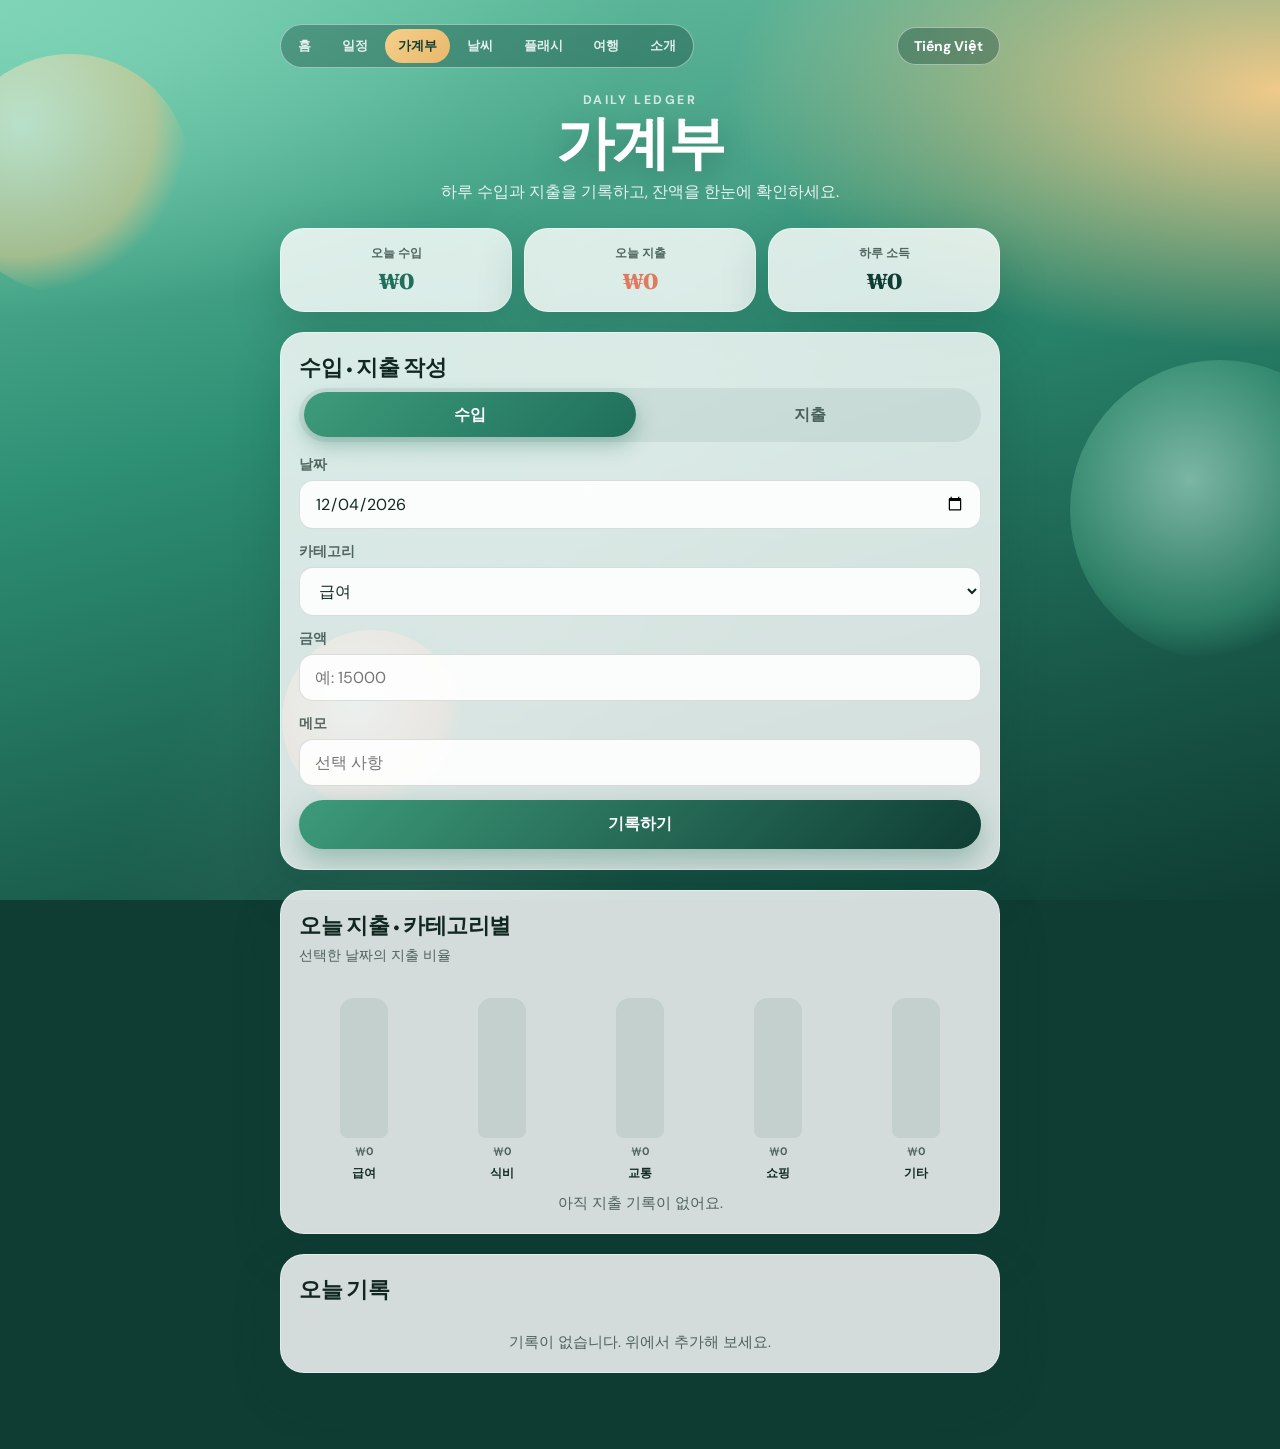
<file: budget/budget.html>
<!DOCTYPE html>
<html lang="ko">
  <head>
    <meta charset="UTF-8" />
    <meta name="viewport" content="width=device-width, initial-scale=1.0" />
    <title>Ledger — 가계부</title>
    <link rel="preconnect" href="https://fonts.googleapis.com" />
    <link rel="preconnect" href="https://fonts.gstatic.com" crossorigin />
    <link
      href="https://fonts.googleapis.com/css2?family=Be+Vietnam+Pro:wght@400;700;800&family=DM+Sans:wght@400;700&family=Fraunces:wght@700;800&display=swap"
      rel="stylesheet"
    />
    <link rel="stylesheet" href="budget.css" />
  </head>
  <body data-lang="ko">
    <div class="bg" aria-hidden="true">
      <div class="blob blob-a"></div>
      <div class="blob blob-b"></div>
      <div class="blob blob-c"></div>
      <div class="shine"></div>
    </div>

    <main class="app">
      <header class="top">
        <nav class="nav" aria-label="페이지 이동">
          <a class="nav-link" href="../index.html" data-i18n="navHome">홈</a>
          <a class="nav-link" href="../todo/index.html" data-i18n="navTodo">일정</a>
          <a class="nav-link is-active" href="budget.html" data-i18n="navBudget" aria-current="page">가계부</a>
          <a class="nav-link" href="../weather/weather.html" data-i18n="navWeather">날씨</a>
          <a class="nav-link" href="../flashcard/index.html" data-i18n="navFlash">플래시</a>
          <a class="nav-link" href="../travel/index.html" data-i18n="navTravel">여행</a>
          <a class="nav-link" href="../about/about.html" data-i18n="navAbout">소개</a>
        </nav>
        <button type="button" class="lang-btn" id="lang-btn" aria-pressed="false">
          Tiếng Việt
        </button>
      </header>

      <section class="hero">
        <p class="eyebrow" data-i18n="eyebrow">Daily Ledger</p>
        <h1 class="brand" data-i18n="brand">가계부</h1>
        <p class="tagline" data-i18n="tagline">하루 수입과 지출을 기록하고, 잔액을 한눈에 확인하세요.</p>
      </section>

      <section class="summary" aria-label="하루 요약">
        <article class="stat income reveal" style="--i: 0">
          <p class="stat-label" data-i18n="todayIncome">오늘 수입</p>
          <p class="stat-value" id="today-income">₩0</p>
        </article>
        <article class="stat expense reveal" style="--i: 1">
          <p class="stat-label" data-i18n="todayExpense">오늘 지출</p>
          <p class="stat-value" id="today-expense">₩0</p>
        </article>
        <article class="stat net reveal" style="--i: 2" id="net-card">
          <p class="stat-label" data-i18n="todayNet">하루 소득</p>
          <p class="stat-value" id="today-net">₩0</p>
        </article>
      </section>

      <section class="composer reveal" style="--i: 3">
        <h2 class="section-title" data-i18n="addTitle">수입 · 지출 작성</h2>
        <form id="entry-form" class="entry-form">
          <div class="type-toggle" role="group" aria-label="유형">
            <button type="button" class="type-btn is-active" data-type="income" id="type-income">
              <span data-i18n="income">수입</span>
            </button>
            <button type="button" class="type-btn" data-type="expense" id="type-expense">
              <span data-i18n="expense">지출</span>
            </button>
          </div>

          <label class="field">
            <span data-i18n="dateLabel">날짜</span>
            <input type="date" id="entry-date" required />
          </label>

          <label class="field">
            <span data-i18n="categoryLabel">카테고리</span>
            <select id="entry-category" required>
              <option value="salary" data-i18n="catSalary">급여</option>
              <option value="food" data-i18n="catFood">식비</option>
              <option value="transport" data-i18n="catTransport">교통</option>
              <option value="shopping" data-i18n="catShopping">쇼핑</option>
              <option value="others" data-i18n="catOthers">기타</option>
            </select>
          </label>

          <label class="field">
            <span data-i18n="amountLabel">금액</span>
            <input
              type="number"
              id="entry-amount"
              min="1"
              step="1"
              required
              inputmode="numeric"
              data-i18n-placeholder="amountPlaceholder"
              placeholder="예: 15000"
            />
          </label>

          <label class="field">
            <span data-i18n="noteLabel">메모</span>
            <input
              type="text"
              id="entry-note"
              maxlength="60"
              autocomplete="off"
              data-i18n-placeholder="notePlaceholder"
              placeholder="선택 사항"
            />
          </label>

          <button type="submit" class="primary-btn" data-i18n="saveEntry">기록하기</button>
        </form>
      </section>

      <section class="chart-panel reveal" style="--i: 4">
        <div class="panel-head">
          <h2 class="section-title" data-i18n="chartTitle">오늘 지출 · 카테고리별</h2>
          <p class="panel-sub" data-i18n="chartSub">선택한 날짜의 지출 비율</p>
        </div>
        <div class="chart" id="chart" role="img" aria-label="카테고리별 지출 막대 그래프">
          <div class="bar-col" data-cat="salary">
            <div class="bar-track">
              <div class="bar-fill" style="--h: 0%"></div>
            </div>
            <span class="bar-amount">₩0</span>
            <span class="bar-label" data-i18n="catSalary">급여</span>
          </div>
          <div class="bar-col" data-cat="food">
            <div class="bar-track">
              <div class="bar-fill" style="--h: 0%"></div>
            </div>
            <span class="bar-amount">₩0</span>
            <span class="bar-label" data-i18n="catFood">식비</span>
          </div>
          <div class="bar-col" data-cat="transport">
            <div class="bar-track">
              <div class="bar-fill" style="--h: 0%"></div>
            </div>
            <span class="bar-amount">₩0</span>
            <span class="bar-label" data-i18n="catTransport">교통</span>
          </div>
          <div class="bar-col" data-cat="shopping">
            <div class="bar-track">
              <div class="bar-fill" style="--h: 0%"></div>
            </div>
            <span class="bar-amount">₩0</span>
            <span class="bar-label" data-i18n="catShopping">쇼핑</span>
          </div>
          <div class="bar-col" data-cat="others">
            <div class="bar-track">
              <div class="bar-fill" style="--h: 0%"></div>
            </div>
            <span class="bar-amount">₩0</span>
            <span class="bar-label" data-i18n="catOthers">기타</span>
          </div>
        </div>
        <p class="chart-empty" id="chart-empty" data-i18n="chartEmpty">아직 지출 기록이 없어요.</p>
      </section>

      <section class="list-panel reveal" style="--i: 5">
        <div class="panel-head">
          <h2 class="section-title" data-i18n="listTitle">오늘 기록</h2>
        </div>
        <ul class="entry-list" id="entry-list"></ul>
        <p class="list-empty" id="list-empty" data-i18n="listEmpty">기록이 없습니다. 위에서 추가해 보세요.</p>
      </section>
    </main>

    <div class="toast" id="toast" hidden></div>

    <script src="budget.js"></script>
  </body>
</html>
</file>
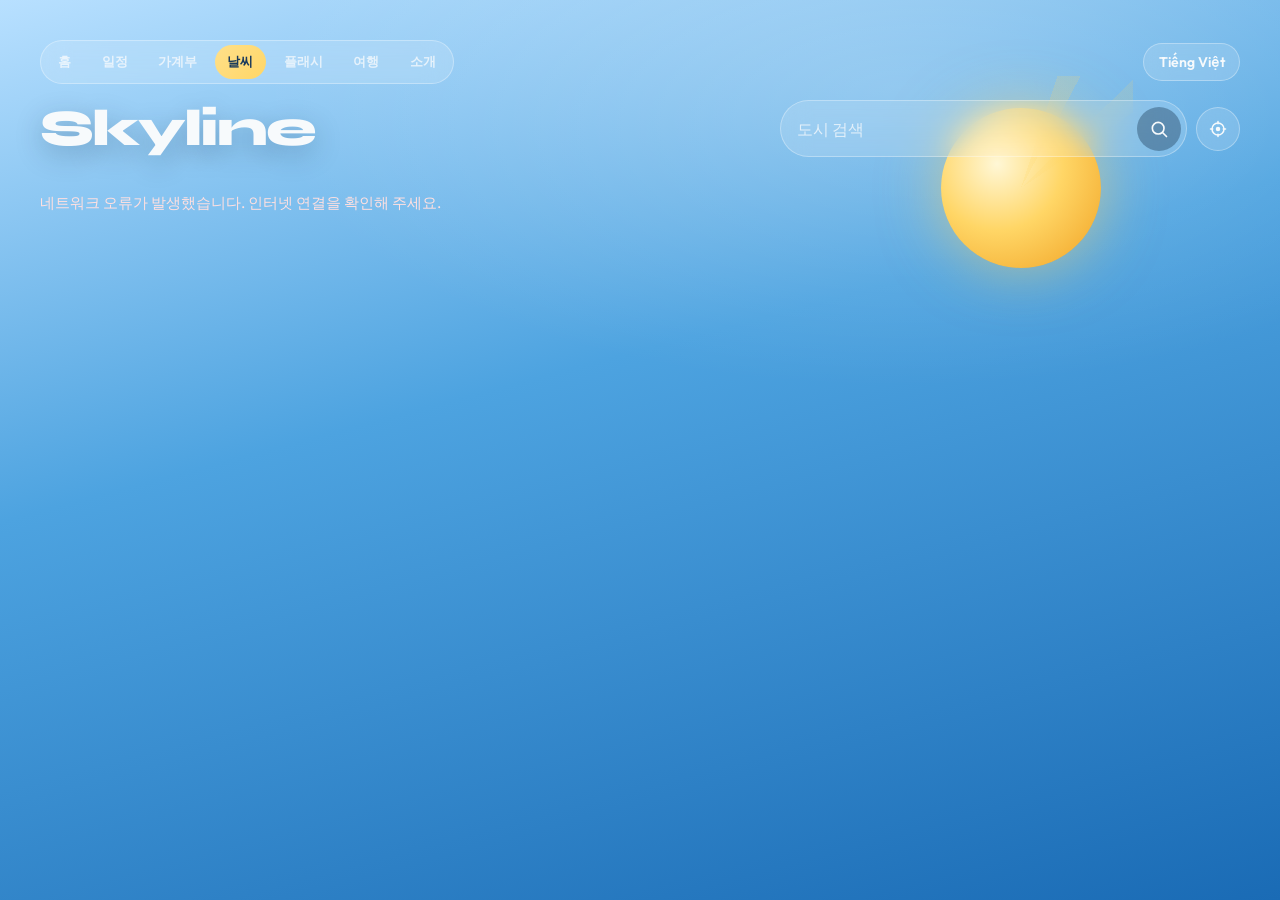
<file: weather/weather.html>
<!DOCTYPE html>
<html lang="ko">
  <head>
    <meta charset="UTF-8" />
    <meta name="viewport" content="width=device-width, initial-scale=1.0" />
    <title>Skyline — 날씨</title>
    <link rel="preconnect" href="https://fonts.googleapis.com" />
    <link rel="preconnect" href="https://fonts.gstatic.com" crossorigin />
    <link
      href="https://fonts.googleapis.com/css2?family=Be+Vietnam+Pro:wght@400;700;800&family=Outfit:wght@400;600;700&family=Syne:wght@700;800&display=swap"
      rel="stylesheet"
    />
    <link rel="stylesheet" href="weather.css" />
  </head>
  <body data-weather="clear" data-lang="ko">
    <div class="sky" aria-hidden="true">
      <div class="sky-gradient"></div>
      <div class="weather-fx" id="weather-fx"></div>
    </div>

    <main class="app">
      <header class="top">
        <div class="site-nav-row">
          <nav class="nav" aria-label="페이지 이동">
            <a class="nav-link" href="../index.html" data-i18n="navHome">홈</a>
            <a class="nav-link" href="../todo/index.html" data-i18n="navTodo">일정</a>
            <a class="nav-link" href="../budget/budget.html" data-i18n="navBudget">가계부</a>
            <a class="nav-link is-active" href="weather.html" data-i18n="navWeather" aria-current="page">날씨</a>
            <a class="nav-link" href="../flashcard/index.html" data-i18n="navFlash">플래시</a>
            <a class="nav-link" href="../travel/index.html" data-i18n="navTravel">여행</a>
            <a class="nav-link" href="../about/about.html" data-i18n="navAbout">소개</a>
          </nav>
          <button type="button" class="lang-btn" id="lang-btn" aria-pressed="false">
            Tiếng Việt
          </button>
        </div>
        <div class="top-main">
          <div class="brand-row">
            <h1 class="brand">Skyline</h1>
          </div>
          <div class="search-row">
          <form class="search" id="search-form" role="search">
            <label class="sr-only" for="city-input" data-i18n="searchLabel">도시 검색</label>
            <input
              id="city-input"
              type="search"
              name="city"
              data-i18n-placeholder="searchPlaceholder"
              placeholder="도시 검색"
              autocomplete="off"
              required
            />
            <button type="submit" class="search-btn" data-i18n-aria="searchAria" aria-label="검색">
              <svg viewBox="0 0 24 24" width="20" height="20" aria-hidden="true">
                <circle cx="11" cy="11" r="7" fill="none" stroke="currentColor" stroke-width="2" />
                <path
                  d="M16.5 16.5L21 21"
                  stroke="currentColor"
                  stroke-width="2"
                  stroke-linecap="round"
                />
              </svg>
            </button>
          </form>
          <button
            type="button"
            class="locate-btn"
            id="locate-btn"
            data-i18n-aria="locateAria"
            aria-label="내 위치 날씨"
          >
            <svg viewBox="0 0 24 24" width="18" height="18" aria-hidden="true">
              <circle cx="12" cy="12" r="3" fill="currentColor" />
              <path
                d="M12 2v3M12 19v3M2 12h3M19 12h3"
                fill="none"
                stroke="currentColor"
                stroke-width="2"
                stroke-linecap="round"
              />
              <circle
                cx="12"
                cy="12"
                r="8"
                fill="none"
                stroke="currentColor"
                stroke-width="2"
              />
            </svg>
          </button>
        </div>
        </div>
      </header>

      <section class="result" id="result" hidden>
        <div class="summary">
          <div class="hero-block reveal" style="--d: 0">
            <p class="city" id="city-name"></p>
            <p class="condition" id="condition"></p>
            <p class="temp" id="temp"></p>
            <p class="feels" id="feels"></p>
          </div>

          <div class="range reveal" style="--d: 1" data-i18n-aria="tempRangeAria" aria-label="최저·최고 기온">
            <div class="range-labels">
              <span id="temp-min"></span>
              <span id="temp-max"></span>
            </div>
            <div class="range-track">
              <div class="range-fill" id="temp-range-fill"></div>
              <div class="range-marker" id="temp-range-marker"></div>
            </div>
          </div>
        </div>

        <div class="meters" data-i18n-aria="metricsAria" aria-label="날씨 지표">
          <article class="meter reveal" style="--d: 2">
            <header class="meter-head">
              <span data-i18n="humidity">습도</span>
              <strong id="humidity-value">—</strong>
            </header>
            <div class="ring" role="img" data-i18n-aria="humidity" aria-label="습도">
              <svg viewBox="0 0 96 96">
                <circle class="ring-track" cx="48" cy="48" r="38" />
                <circle class="ring-fill" id="humidity-ring-fill" cx="48" cy="48" r="38" />
              </svg>
              <span class="ring-label" id="humidity-ring-label">0%</span>
            </div>
          </article>

          <article class="meter reveal" style="--d: 3">
            <header class="meter-head">
              <span data-i18n="wind">바람</span>
              <strong id="wind-value">—</strong>
            </header>
            <div class="compass" id="wind-compass" aria-hidden="true">
              <div class="compass-dial">
                <span class="compass-n">N</span>
                <span class="compass-needle" id="wind-needle"></span>
              </div>
            </div>
          </article>

          <article class="meter reveal" style="--d: 4">
            <header class="meter-head">
              <span data-i18n="clouds">구름</span>
              <strong id="clouds-value">—</strong>
            </header>
            <div class="bar" aria-hidden="true">
              <div class="bar-fill" id="clouds-bar"></div>
            </div>
          </article>

          <article class="meter reveal" style="--d: 5">
            <header class="meter-head">
              <span data-i18n="visibility">가시거리</span>
              <strong id="visibility-value">—</strong>
            </header>
            <div class="bar" aria-hidden="true">
              <div class="bar-fill" id="visibility-bar"></div>
            </div>
          </article>

          <article class="meter reveal" style="--d: 6">
            <header class="meter-head">
              <span data-i18n="pressure">기압</span>
              <strong id="pressure-value">—</strong>
            </header>
            <div class="bar" aria-hidden="true">
              <div class="bar-fill" id="pressure-bar"></div>
            </div>
          </article>

          <article class="meter reveal" style="--d: 7">
            <header class="meter-head">
              <span data-i18n="sunTimes">일출 · 일몰</span>
              <strong id="sun-value">—</strong>
            </header>
            <div class="sun-track" aria-hidden="true">
              <div class="sun-arc">
                <div class="sun-dot" id="sun-dot"></div>
              </div>
              <div class="sun-times">
                <span id="sunrise">—</span>
                <span id="sunset">—</span>
              </div>
            </div>
          </article>
        </div>
      </section>

      <p class="status" id="status" role="status"></p>
    </main>

    <script src="weather.js"></script>
  </body>
</html>
</file>
<file: home.css>
:root {
  --ink: #14252b;
  --ink-soft: rgba(20, 37, 43, 0.72);
  --surface: rgba(255, 255, 255, 0.82);
  --line: rgba(255, 255, 255, 0.5);
  --shadow: 0 22px 48px rgba(20, 37, 43, 0.18);
  --font-display: "Fraunces", "DM Sans", serif;
  --font-body: "DM Sans", "Be Vietnam Pro", sans-serif;
}

*,
*::before,
*::after {
  box-sizing: border-box;
}

html,
body {
  margin: 0;
  min-height: 100%;
}

body {
  font-family: var(--font-body);
  color: var(--ink);
  background: #1c4a56;
  overflow-x: hidden;
}

body[data-lang="vi"] {
  --font-display: "Be Vietnam Pro", sans-serif;
  --font-body: "Be Vietnam Pro", sans-serif;
}

body[data-lang="vi"] .brand {
  font-weight: 800;
  letter-spacing: -0.03em;
}

.bg {
  position: fixed;
  inset: 0;
  z-index: 0;
  background:
    radial-gradient(90% 70% at 8% 0%, #9ad7e8 0%, transparent 55%),
    radial-gradient(80% 60% at 100% 12%, #f0c98a 0%, transparent 48%),
    linear-gradient(165deg, #7ec8e3 0%, #3aa6c9 42%, #1f6f84 78%, #0f4c5c 100%);
}

.orb {
  position: absolute;
  border-radius: 50%;
  opacity: 0.5;
  animation: float 12s ease-in-out infinite;
}

.orb-a {
  width: 220px;
  height: 220px;
  top: 8%;
  left: -40px;
  background: radial-gradient(circle at 30% 30%, #fff7e8, #ffc48a 60%, transparent 70%);
}

.orb-b {
  width: 260px;
  height: 260px;
  top: 42%;
  right: -70px;
  background: radial-gradient(circle at 40% 40%, #d8fff1, #62c4a8 55%, transparent 70%);
  animation-delay: -4s;
}

.orb-c {
  width: 160px;
  height: 160px;
  bottom: 10%;
  left: 24%;
  background: radial-gradient(circle at 40% 40%, #ffe1d6, #e07a5f 55%, transparent 72%);
  animation-delay: -7s;
}

@keyframes float {
  0%,
  100% {
    transform: translateY(0) scale(1);
  }
  50% {
    transform: translateY(-24px) scale(1.05);
  }
}

.shell {
  position: relative;
  z-index: 1;
  width: min(880px, calc(100% - 2rem));
  margin: 0 auto;
  padding: 2.5rem 0 3.5rem;
}

.hero {
  text-align: center;
  margin-bottom: 2rem;
  animation: rise 0.8s cubic-bezier(0.22, 1, 0.36, 1) both;
}

.hero-top {
  display: flex;
  align-items: center;
  justify-content: center;
  gap: 1rem;
  margin-bottom: 0.75rem;
  position: relative;
}

.eyebrow {
  margin: 0;
  font-size: 0.78rem;
  letter-spacing: 0.2em;
  text-transform: uppercase;
  font-weight: 700;
  color: rgba(255, 255, 255, 0.78);
}

.lang-btn {
  position: absolute;
  right: 0;
  border: 1px solid var(--line);
  border-radius: 999px;
  padding: 0.5rem 0.95rem;
  font: inherit;
  font-size: 0.88rem;
  font-weight: 700;
  color: #fff;
  background: rgba(15, 76, 92, 0.35);
  backdrop-filter: blur(8px);
  cursor: pointer;
  transition:
    transform 0.2s ease,
    background 0.2s ease;
}

.lang-btn:hover,
.lang-btn[aria-pressed="true"] {
  background: rgba(15, 76, 92, 0.55);
  transform: translateY(-1px);
}

.brand {
  margin: 0 0 0.55rem;
  font-family: var(--font-display);
  font-size: clamp(2.8rem, 10vw, 4rem);
  font-weight: 800;
  letter-spacing: -0.03em;
  line-height: 1;
  color: #fff;
  text-shadow: 0 12px 32px rgba(15, 76, 92, 0.35);
}

.tagline {
  margin: 0;
  color: rgba(255, 255, 255, 0.9);
  font-size: 1.05rem;
}

.grid {
  display: grid;
  grid-template-columns: repeat(2, 1fr);
  gap: 1rem;
}

.card {
  display: flex;
  flex-direction: column;
  gap: 0.35rem;
  text-decoration: none;
  color: inherit;
  padding: 1.35rem 1.25rem;
  border-radius: 24px;
  background: var(--surface);
  border: 1px solid var(--line);
  box-shadow: var(--shadow);
  min-height: 168px;
  transition:
    transform 0.25s ease,
    box-shadow 0.25s ease;
  animation: rise 0.75s cubic-bezier(0.22, 1, 0.36, 1) both;
  animation-delay: calc(0.08s + var(--i, 0) * 0.08s);
}

.card:hover {
  transform: translateY(-6px) scale(1.01);
  box-shadow: 0 28px 56px rgba(20, 37, 43, 0.24);
}

.card-label {
  font-size: 0.78rem;
  font-weight: 700;
  letter-spacing: 0.08em;
  text-transform: uppercase;
  color: var(--ink-soft);
}

.card-title {
  font-family: var(--font-display);
  font-size: 1.55rem;
  font-weight: 800;
  letter-spacing: -0.02em;
}

.card-desc {
  margin: 0.35rem 0 0;
  color: var(--ink-soft);
  line-height: 1.45;
  font-size: 0.95rem;
}

.card-todo {
  background: linear-gradient(160deg, rgba(255, 224, 138, 0.35), var(--surface));
}

.card-budget {
  background: linear-gradient(160deg, rgba(168, 230, 207, 0.4), var(--surface));
}

.card-weather {
  background: linear-gradient(160deg, rgba(126, 200, 227, 0.45), var(--surface));
}

.card-flash {
  background: linear-gradient(160deg, rgba(232, 93, 76, 0.28), var(--surface));
}

.card-travel {
  background: linear-gradient(160deg, rgba(240, 163, 94, 0.32), var(--surface));
}

.card-about {
  background: linear-gradient(160deg, rgba(224, 122, 95, 0.22), var(--surface));
}

@keyframes rise {
  from {
    opacity: 0;
    transform: translateY(20px);
  }
  to {
    opacity: 1;
    transform: translateY(0);
  }
}

@media (prefers-reduced-motion: reduce) {
  .orb,
  .hero,
  .card {
    animation: none !important;
  }

  .card {
    transition: none !important;
  }
}

@media (max-width: 640px) {
  .grid {
    grid-template-columns: 1fr;
  }

  .hero-top {
    justify-content: space-between;
  }

  .lang-btn {
    position: static;
  }
}
</file>
<file: flashcard/styles.css>
:root {
  --ink: #1a2430;
  --ink-soft: rgba(26, 36, 48, 0.7);
  --surface: rgba(255, 255, 255, 0.88);
  --line: rgba(255, 255, 255, 0.45);
  --accent: #e85d4c;
  --accent-deep: #c43b2b;
  --vi: #1f7a6a;
  --ko: #2b5ea8;
  --ok: #2f9e6b;
  --shadow: 0 18px 40px rgba(20, 28, 40, 0.22);
  --font-display: "Fraunces", "DM Sans", serif;
  --font-body: "DM Sans", "Be Vietnam Pro", "Noto Sans KR", sans-serif;
  --font-ko: "Noto Sans KR", "DM Sans", sans-serif;
  --font-vi: "Be Vietnam Pro", "DM Sans", sans-serif;
}

*,
*::before,
*::after {
  box-sizing: border-box;
}

html,
body {
  margin: 0;
  min-height: 100%;
}

body {
  font-family: var(--font-body);
  color: var(--ink);
  background: #2a1a24;
  overflow-x: hidden;
}

.bg {
  position: fixed;
  inset: 0;
  z-index: 0;
  background:
    radial-gradient(70% 55% at 12% 8%, #ff8a6a 0%, transparent 55%),
    radial-gradient(60% 50% at 92% 18%, #ffd166 0%, transparent 50%),
    linear-gradient(165deg, #f07a55 0%, #c44b5a 40%, #6b2d4a 78%, #2a1a24 100%);
}

.orb {
  position: absolute;
  border-radius: 50%;
  opacity: 0.45;
  animation: float 10s ease-in-out infinite;
}

.orb-a {
  width: 220px;
  height: 220px;
  top: 6%;
  left: -50px;
  background: radial-gradient(circle at 30% 30%, #fff3e0, #ff9b6a 60%, transparent 70%);
}

.orb-b {
  width: 260px;
  height: 260px;
  top: 48%;
  right: -80px;
  background: radial-gradient(circle at 40% 40%, #ffe08a, #e85d4c 55%, transparent 70%);
  animation-delay: -3s;
}

@keyframes float {
  0%,
  100% {
    transform: translateY(0);
  }
  50% {
    transform: translateY(-20px);
  }
}

.app {
  position: relative;
  z-index: 1;
  width: min(920px, calc(100% - 1.5rem));
  margin: 0 auto;
  padding: 1.5rem 0 3rem;
}

.hero {
  text-align: center;
  margin-bottom: 1.25rem;
  animation: rise 0.7s cubic-bezier(0.22, 1, 0.36, 1) both;
}

.top-bar {
  display: flex;
  justify-content: center;
  margin-bottom: 0.85rem;
}

.nav {
  display: flex;
  flex-wrap: wrap;
  justify-content: center;
  gap: 0.35rem;
}

.nav-link {
  text-decoration: none;
  color: rgba(255, 255, 255, 0.85);
  font-size: 0.82rem;
  font-weight: 700;
  padding: 0.4rem 0.7rem;
  border-radius: 999px;
  border: 1px solid transparent;
  transition:
    background 0.2s ease,
    border-color 0.2s ease;
}

.nav-link:hover,
.nav-link.is-active {
  background: rgba(42, 26, 36, 0.35);
  border-color: rgba(255, 255, 255, 0.35);
}

.eyebrow {
  margin: 0 0 0.35rem;
  font-size: 0.78rem;
  letter-spacing: 0.18em;
  text-transform: uppercase;
  font-weight: 700;
  color: rgba(255, 255, 255, 0.78);
}

.brand {
  margin: 0 0 0.4rem;
  font-family: var(--font-display);
  font-size: clamp(2.4rem, 8vw, 3.6rem);
  font-weight: 800;
  letter-spacing: -0.03em;
  line-height: 1;
  color: #fff;
  text-shadow: 0 10px 28px rgba(42, 26, 36, 0.35);
}

.tagline {
  margin: 0;
  color: rgba(255, 255, 255, 0.9);
  font-size: 1rem;
}

.hud {
  display: grid;
  grid-template-columns: repeat(3, 1fr);
  gap: 0.65rem;
  margin-bottom: 1rem;
}

.hud-item {
  background: var(--surface);
  border: 1px solid var(--line);
  border-radius: 16px;
  padding: 0.7rem 0.8rem;
  box-shadow: var(--shadow);
  text-align: center;
}

.hud-label {
  display: block;
  font-size: 0.72rem;
  font-weight: 700;
  letter-spacing: 0.06em;
  text-transform: uppercase;
  color: var(--ink-soft);
  margin-bottom: 0.15rem;
}

.hud-value {
  font-family: var(--font-display);
  font-size: 1.45rem;
  font-weight: 800;
}

.timer-row {
  display: flex;
  align-items: center;
  justify-content: center;
  gap: 0.35rem;
}

.time-btn {
  width: 2rem;
  height: 2rem;
  border: 1px solid rgba(26, 36, 48, 0.14);
  border-radius: 10px;
  background: rgba(26, 36, 48, 0.06);
  color: var(--ink);
  font: inherit;
  font-size: 1.15rem;
  font-weight: 800;
  line-height: 1;
  cursor: pointer;
  transition:
    background 0.18s ease,
    transform 0.18s ease,
    opacity 0.18s ease;
}

.time-btn:hover:not(:disabled) {
  background: rgba(232, 93, 76, 0.16);
  transform: translateY(-1px);
}

.time-btn:disabled {
  opacity: 0.35;
  cursor: not-allowed;
}

.timer {
  min-width: 3.4rem;
  color: var(--accent-deep);
  font-variant-numeric: tabular-nums;
}

.timer.is-urgent {
  color: #c41e1e;
}

.controls {
  display: flex;
  flex-wrap: wrap;
  justify-content: center;
  gap: 0.55rem;
  margin-bottom: 1rem;
}

.btn {
  border: none;
  border-radius: 999px;
  padding: 0.75rem 1.35rem;
  font: inherit;
  font-weight: 700;
  cursor: pointer;
  transition:
    transform 0.18s ease,
    box-shadow 0.18s ease,
    background 0.18s ease,
    opacity 0.18s ease;
}

.btn:disabled {
  opacity: 0.45;
  cursor: not-allowed;
  transform: none;
}

.btn-start {
  color: #fff;
  background: linear-gradient(135deg, var(--accent), var(--accent-deep));
  box-shadow: 0 10px 24px rgba(200, 59, 43, 0.35);
}

.btn-start:not(:disabled):hover {
  transform: translateY(-2px) scale(1.02);
}

.btn-ghost {
  color: #fff;
  background: rgba(42, 26, 36, 0.35);
  border: 1px solid rgba(255, 255, 255, 0.35);
}

.btn-ghost:not(:disabled):hover {
  background: rgba(42, 26, 36, 0.5);
  transform: translateY(-1px);
}

.board-wrap {
  position: relative;
  border-radius: 22px;
  padding: 0.85rem;
  background: rgba(255, 255, 255, 0.12);
  border: 1px solid rgba(255, 255, 255, 0.28);
  box-shadow: var(--shadow);
}

.board-lock {
  position: absolute;
  inset: 0;
  z-index: 3;
  display: grid;
  place-items: center;
  text-align: center;
  padding: 1.5rem;
  border-radius: 22px;
  background: rgba(42, 26, 36, 0.72);
  color: #fff;
  font-weight: 700;
  line-height: 1.5;
  transition:
    opacity 0.35s ease,
    visibility 0.35s ease;
}

.board-lock.is-hidden {
  opacity: 0;
  visibility: hidden;
  pointer-events: none;
}

.board {
  display: grid;
  grid-template-columns: repeat(6, minmax(0, 1fr));
  gap: 0.6rem;
}

.card {
  position: relative;
  display: flex;
  flex-direction: column;
  align-items: center;
  justify-content: center;
  gap: 0.28rem;
  width: 100%;
  min-height: 88px;
  aspect-ratio: 1 / 1.12;
  border-radius: 16px;
  padding: 0.55rem 0.4rem;
  margin: 0;
  cursor: pointer;
  font: inherit;
  color: inherit;
  overflow: hidden;
  border: 1.5px solid rgba(255, 255, 255, 0.55);
  background:
    linear-gradient(165deg, rgba(255, 252, 247, 0.94), rgba(255, 236, 214, 0.88));
  box-shadow:
    0 10px 22px rgba(60, 24, 36, 0.16),
    inset 0 1px 0 rgba(255, 255, 255, 0.7);
  -webkit-tap-highlight-color: transparent;
  transition:
    transform 0.2s ease,
    box-shadow 0.2s ease,
    border-color 0.2s ease,
    background 0.25s ease;
  animation: cardIn 0.4s ease both;
  animation-delay: calc(var(--i, 0) * 14ms);
}

.card::before {
  content: "";
  position: absolute;
  inset: 0 auto 0 0;
  width: 4px;
  border-radius: 16px 0 0 16px;
  opacity: 0.95;
}

.card[data-lang="vi"] {
  background:
    linear-gradient(165deg, rgba(255, 250, 244, 0.96), rgba(214, 245, 232, 0.9));
  color: #145a4c;
}

.card[data-lang="vi"]::before {
  background: linear-gradient(180deg, #3cb89a, #1f7a6a);
}

.card[data-lang="vi"] .card-word {
  font-family: var(--font-vi);
}

.card[data-lang="ko"] {
  background:
    linear-gradient(165deg, rgba(255, 251, 246, 0.96), rgba(255, 220, 204, 0.9));
  color: #8a3a2a;
}

.card[data-lang="ko"]::before {
  background: linear-gradient(180deg, #ff9b6a, #e85d4c);
}

.card[data-lang="ko"] .card-word {
  font-family: var(--font-ko);
}

.card:hover:not(:disabled):not(.is-matched):not(.is-gone):not(.is-selected) {
  transform: translateY(-3px) scale(1.02);
  box-shadow:
    0 14px 28px rgba(60, 24, 36, 0.22),
    inset 0 1px 0 rgba(255, 255, 255, 0.8);
}

.card:disabled {
  cursor: default;
}

.card-lang {
  position: relative;
  z-index: 1;
  font-size: 0.72rem;
  letter-spacing: 0.14em;
  font-weight: 800;
  opacity: 0.62;
  line-height: 1;
}

.card-word {
  position: relative;
  z-index: 1;
  display: block;
  width: 100%;
  font-size: clamp(0.92rem, 2.6vw, 1.18rem);
  font-weight: 800;
  line-height: 1.28;
  word-break: keep-all;
  overflow-wrap: anywhere;
}

.card.is-selected {
  z-index: 2;
  transform: scale(1.05);
  border-color: #1a2430;
  box-shadow: 0 0 0 2px #1a2430;
}

.card.is-wrong {
  animation: wrongShake 0.45s ease;
  border-color: rgba(196, 30, 30, 0.55);
  background: linear-gradient(165deg, #fff5f2, #ffd8d0);
}

@keyframes wrongShake {
  0%,
  100% {
    transform: translateX(0);
  }
  20% {
    transform: translateX(-6px);
  }
  40% {
    transform: translateX(6px);
  }
  60% {
    transform: translateX(-4px);
  }
  80% {
    transform: translateX(4px);
  }
}

.card.is-matched {
  pointer-events: none;
  z-index: 2;
  border-color: rgba(47, 158, 107, 0.7);
  background: linear-gradient(165deg, #f3fff8, #d8f5e6);
  color: var(--ok);
  animation: matchPop 0.72s cubic-bezier(0.22, 1, 0.36, 1) forwards;
}

.card.is-matched .card-lang,
.card.is-matched .card-word {
  color: var(--ok);
}

.card.is-gone {
  opacity: 0;
  visibility: hidden;
  transform: scale(0.55);
  pointer-events: none;
  transition:
    opacity 0.25s ease,
    transform 0.25s ease,
    visibility 0.25s ease;
}

@keyframes matchPop {
  0% {
    transform: scale(1);
  }
  35% {
    transform: scale(1.12);
  }
  70% {
    transform: scale(1.05);
  }
  100% {
    transform: scale(1.08);
    filter: brightness(1.08);
  }
}

@keyframes cardIn {
  from {
    opacity: 0;
    transform: translateY(10px);
  }
  to {
    opacity: 1;
    transform: translateY(0);
  }
}

.match-burst {
  position: fixed;
  width: 8px;
  height: 8px;
  border-radius: 50%;
  z-index: 40;
  pointer-events: none;
  animation: burstFly 0.65s ease-out forwards;
}

@keyframes burstFly {
  from {
    transform: translate(-50%, -50%) scale(1);
    opacity: 1;
  }
  to {
    transform: translate(calc(-50% + var(--dx)), calc(-50% + var(--dy))) scale(0.2);
    opacity: 0;
  }
}

.answers,
.notebook {
  margin-top: 1.25rem;
  background: var(--surface);
  border: 1px solid var(--line);
  border-radius: 20px;
  padding: 1.1rem 1.15rem 1.2rem;
  box-shadow: var(--shadow);
  animation: rise 0.55s ease both;
}

.answers-list {
  list-style: none;
  margin: 0;
  padding: 0;
  display: grid;
  gap: 0.5rem;
}

.answers-list li {
  display: flex;
  flex-wrap: wrap;
  align-items: center;
  gap: 0.45rem 0.7rem;
  padding: 0.75rem 0.85rem;
  border-radius: 12px;
  border: 1px solid transparent;
}

.answers-list li.is-cleared {
  background: rgba(47, 158, 107, 0.1);
  border-color: rgba(47, 158, 107, 0.22);
}

.answers-list li.is-missed {
  background: rgba(42, 26, 36, 0.05);
  border-color: rgba(42, 26, 36, 0.1);
}

.pair-status {
  margin-left: auto;
  font-size: 0.78rem;
  font-weight: 800;
  letter-spacing: 0.04em;
  padding: 0.2rem 0.5rem;
  border-radius: 999px;
}

.answers-list li.is-cleared .pair-status {
  color: #1f7a4d;
  background: rgba(47, 158, 107, 0.16);
}

.answers-list li.is-missed .pair-status {
  color: #8a3a2a;
  background: rgba(232, 93, 76, 0.14);
}

.notebook-head h2 {
  margin: 0 0 0.25rem;
  font-family: var(--font-display);
  font-size: 1.4rem;
}

.notebook-head p {
  margin: 0 0 0.85rem;
  color: var(--ink-soft);
  font-size: 0.95rem;
}

.notebook-list {
  list-style: none;
  margin: 0;
  padding: 0;
  display: grid;
  gap: 0.5rem;
}

.notebook-list li {
  display: flex;
  flex-wrap: wrap;
  align-items: center;
  gap: 0.45rem 0.7rem;
  padding: 0.7rem 0.8rem;
  border-radius: 12px;
  background: rgba(232, 93, 76, 0.08);
  border: 1px solid rgba(232, 93, 76, 0.18);
}

.pair-vi,
.pair-ko {
  font-weight: 700;
}

.pair-vi {
  color: var(--vi);
}

.pair-ko {
  color: var(--ko);
}

.pair-arrow {
  color: var(--ink-soft);
  font-weight: 700;
}

.notebook-empty {
  color: var(--ink-soft);
  font-weight: 600;
}

.overlay {
  position: fixed;
  inset: 0;
  z-index: 20;
  display: grid;
  place-items: center;
  padding: 1rem;
  background: rgba(20, 12, 16, 0.62);
  animation: fadeIn 0.25s ease;
}

.overlay[hidden] {
  display: none;
}

.modal {
  width: min(420px, 100%);
  background: #fff;
  border-radius: 22px;
  padding: 1.5rem 1.35rem 1.35rem;
  text-align: center;
  box-shadow: 0 24px 60px rgba(0, 0, 0, 0.28);
  animation: modalIn 0.4s cubic-bezier(0.22, 1, 0.36, 1);
}

.modal-eyebrow {
  margin: 0 0 0.35rem;
  font-size: 0.75rem;
  letter-spacing: 0.14em;
  text-transform: uppercase;
  font-weight: 700;
  color: var(--accent-deep);
}

.modal h2 {
  margin: 0 0 0.5rem;
  font-family: var(--font-display);
  font-size: 1.8rem;
}

.modal-desc {
  margin: 0 0 1.1rem;
  color: var(--ink-soft);
  line-height: 1.45;
}

.modal-actions {
  display: flex;
  flex-wrap: wrap;
  justify-content: center;
  gap: 0.5rem;
}

@keyframes fadeIn {
  from {
    opacity: 0;
  }
  to {
    opacity: 1;
  }
}

@keyframes modalIn {
  from {
    opacity: 0;
    transform: translateY(18px) scale(0.96);
  }
  to {
    opacity: 1;
    transform: translateY(0) scale(1);
  }
}

@keyframes rise {
  from {
    opacity: 0;
    transform: translateY(16px);
  }
  to {
    opacity: 1;
    transform: translateY(0);
  }
}

@media (max-width: 720px) {
  .board {
    grid-template-columns: repeat(5, minmax(0, 1fr));
  }

  .card {
    min-height: 84px;
  }

  .card-word {
    font-size: clamp(0.88rem, 2.8vw, 1.08rem);
  }
}

@media (prefers-reduced-motion: reduce) {
  .orb,
  .card,
  .answers,
  .notebook,
  .overlay,
  .modal,
  .card.is-wrong,
  .card.is-matched,
  .match-burst {
    animation: none !important;
  }

  .card,
  .card.is-gone {
    transition: none !important;
  }
}

@media (max-width: 520px) {
  .board {
    grid-template-columns: repeat(3, minmax(0, 1fr));
    gap: 0.5rem;
  }

  .hud {
    gap: 0.45rem;
  }

  .hud-value {
    font-size: 1.2rem;
  }

  .time-btn {
    width: 1.85rem;
    height: 1.85rem;
  }

  .timer {
    min-width: 3rem;
  }

  .card {
    min-height: 96px;
    aspect-ratio: 1 / 1.18;
    border-radius: 14px;
    padding: 0.55rem 0.45rem;
  }

  .card-lang {
    font-size: 0.7rem;
  }

  .card-word {
    font-size: clamp(0.95rem, 4vw, 1.12rem);
  }
}
</file>
<file: todo/styles.css>
:root {
  --sky-top: #7ec8e3;
  --sky-mid: #3aa6c9;
  --sky-deep: #0f4c5c;
  --sand: #f2e8d5;
  --coral: #e07a5f;
  --mint: #81b29a;
  --ink: #143642;
  --ink-soft: rgba(20, 54, 66, 0.72);
  --card: rgba(255, 255, 255, 0.78);
  --stroke: rgba(255, 255, 255, 0.55);
  --shadow: 0 18px 40px rgba(15, 76, 92, 0.18);
  --radius: 22px;
  --font-display: "Black Han Sans", "Noto Sans KR", sans-serif;
  --font-body: "Noto Sans KR", sans-serif;
}

body[data-lang="vi"] {
  --font-display: "Be Vietnam Pro", sans-serif;
  --font-body: "Be Vietnam Pro", sans-serif;
}

body[data-lang="vi"] .brand {
  font-weight: 800;
  letter-spacing: -0.03em;
}

*,
*::before,
*::after {
  box-sizing: border-box;
}

html,
body {
  margin: 0;
  min-height: 100%;
}

body {
  font-family: var(--font-body);
  color: var(--ink);
  background: var(--sky-deep);
  overflow-x: hidden;
}

.bg {
  position: fixed;
  inset: 0;
  z-index: 0;
  background:
    radial-gradient(120% 80% at 10% 0%, #b8e4f5 0%, transparent 55%),
    radial-gradient(90% 70% at 90% 10%, #f6c59a 0%, transparent 45%),
    linear-gradient(165deg, var(--sky-top) 0%, var(--sky-mid) 42%, #1f6f84 78%, var(--sky-deep) 100%);
}

.orb {
  position: absolute;
  border-radius: 50%;
  opacity: 0.55;
  animation: float 12s ease-in-out infinite;
}

.orb-a {
  width: 220px;
  height: 220px;
  top: 8%;
  left: -40px;
  background: radial-gradient(circle at 30% 30%, #fff7e8, #ffc48a 60%, transparent 70%);
}

.orb-b {
  width: 280px;
  height: 280px;
  top: 36%;
  right: -80px;
  background: radial-gradient(circle at 40% 40%, #d8fff1, #62c4a8 55%, transparent 70%);
  animation-delay: -4s;
}

.orb-c {
  width: 160px;
  height: 160px;
  bottom: 12%;
  left: 18%;
  background: radial-gradient(circle at 40% 40%, #ffe1d6, #e07a5f 55%, transparent 72%);
  animation-delay: -7s;
}

@keyframes float {
  0%,
  100% {
    transform: translateY(0) scale(1);
  }
  50% {
    transform: translateY(-28px) scale(1.06);
  }
}

.wave {
  position: absolute;
  left: -10%;
  right: -10%;
  bottom: -2%;
  height: 180px;
  background:
    radial-gradient(60% 100% at 20% 100%, rgba(255, 255, 255, 0.22), transparent 60%),
    radial-gradient(50% 100% at 70% 100%, rgba(255, 255, 255, 0.16), transparent 62%);
  animation: waveMove 8s ease-in-out infinite alternate;
}

@keyframes waveMove {
  from {
    transform: translateX(-2%) scaleY(1);
  }
  to {
    transform: translateX(2%) scaleY(1.15);
  }
}

.app {
  position: relative;
  z-index: 1;
  width: min(720px, calc(100% - 2rem));
  margin: 0 auto;
  padding: 2.5rem 0 3.5rem;
  padding-left: max(0px, env(safe-area-inset-left));
  padding-right: max(0px, env(safe-area-inset-right));
  padding-bottom: max(3.5rem, calc(2rem + env(safe-area-inset-bottom)));
}

.hero {
  text-align: center;
  animation: riseIn 0.8s cubic-bezier(0.22, 1, 0.36, 1) both;
}

.top-bar {
  display: flex;
  align-items: center;
  justify-content: space-between;
  gap: 0.75rem;
  margin-bottom: 0.75rem;
}

.nav {
  display: flex;
  flex-wrap: wrap;
  gap: 0.3rem;
  padding: 0.28rem;
  border: 1px solid rgba(255, 255, 255, 0.35);
  border-radius: 999px;
  background: rgba(20, 54, 66, 0.28);
  backdrop-filter: blur(8px);
  max-width: 100%;
}

.nav-link {
  text-decoration: none;
  color: rgba(255, 255, 255, 0.82);
  font-size: 0.82rem;
  font-weight: 700;
  padding: 0.48rem 0.8rem;
  border-radius: 999px;
  white-space: nowrap;
  transition:
    color 0.2s ease,
    background 0.2s ease;
}

.nav-link:hover {
  color: #fff;
}

.nav-link.is-active {
  color: #143642;
  background: linear-gradient(135deg, #ffe08a, #f2c14e);
}

.lang-btn {
  border: 1px solid rgba(255, 255, 255, 0.45);
  border-radius: 999px;
  padding: 0.55rem 1rem;
  font: inherit;
  font-size: 0.9rem;
  font-weight: 700;
  color: #fff;
  background: rgba(20, 54, 66, 0.28);
  backdrop-filter: blur(8px);
  cursor: pointer;
  transition:
    transform 0.2s ease,
    background 0.2s ease,
    border-color 0.2s ease;
}

.lang-btn:hover,
.lang-btn[aria-pressed="true"] {
  background: rgba(20, 54, 66, 0.48);
  border-color: rgba(255, 255, 255, 0.7);
  transform: translateY(-1px);
}

.action-bar {
  margin-top: 1.25rem;
  display: flex;
  justify-content: center;
}

.primary-btn {
  border: 0;
  border-radius: 999px;
  padding: 0.8rem 1.4rem;
  font: inherit;
  font-weight: 700;
  color: #143642;
  background: linear-gradient(135deg, #ffe08a, #f2c14e);
  box-shadow: 0 10px 24px rgba(20, 54, 66, 0.22);
  cursor: pointer;
  transition:
    transform 0.2s ease,
    box-shadow 0.2s ease;
}

.primary-btn:hover {
  transform: translateY(-2px);
  box-shadow: 0 14px 28px rgba(20, 54, 66, 0.28);
}

.ghost-btn {
  border: 0;
  border-radius: 999px;
  padding: 0.8rem 1.2rem;
  font: inherit;
  font-weight: 700;
  color: var(--ink);
  background: rgba(20, 54, 66, 0.08);
  cursor: pointer;
}

.ghost-btn:hover {
  background: rgba(20, 54, 66, 0.14);
}

.eyebrow {
  margin: 0 0 0.35rem;
  font-size: 0.85rem;
  letter-spacing: 0.18em;
  text-transform: uppercase;
  color: rgba(255, 255, 255, 0.85);
}

.brand {
  margin: 0;
  font-family: var(--font-display);
  font-size: clamp(2.8rem, 9vw, 4.4rem);
  line-height: 1;
  color: #fff;
  text-shadow: 0 10px 30px rgba(15, 76, 92, 0.35);
  letter-spacing: -0.02em;
}

.tagline {
  margin: 0.85rem auto 0;
  max-width: 22rem;
  color: rgba(255, 255, 255, 0.9);
  font-size: 1rem;
  font-weight: 500;
}

.gauge-wrap {
  margin-top: 1.75rem;
  display: grid;
  place-items: center;
  gap: 0.65rem;
}

.gauge {
  position: relative;
  width: 148px;
  height: 148px;
}

.gauge-svg {
  width: 100%;
  height: 100%;
  transform: rotate(-90deg);
  filter: drop-shadow(0 8px 18px rgba(15, 76, 92, 0.25));
}

.gauge-track,
.gauge-fill {
  fill: none;
  stroke-width: 10;
  stroke-linecap: round;
}

.gauge-track {
  stroke: rgba(255, 255, 255, 0.28);
}

.gauge-fill {
  stroke: url(#gaugeGradient);
  stroke: #ffe08a;
  stroke-dasharray: 326.73;
  stroke-dashoffset: 326.73;
  transition: stroke-dashoffset 0.7s cubic-bezier(0.22, 1, 0.36, 1);
}

.gauge-center {
  position: absolute;
  inset: 0;
  display: grid;
  place-content: center;
  gap: 0.1rem;
  text-align: center;
}

.gauge-value {
  font-family: var(--font-display);
  font-size: 1.85rem;
  color: #fff;
  line-height: 1;
  transition: transform 0.35s ease;
}

.gauge.pulse .gauge-value {
  animation: pop 0.45s ease;
}

@keyframes pop {
  0% {
    transform: scale(1);
  }
  40% {
    transform: scale(1.18);
  }
  100% {
    transform: scale(1);
  }
}

.gauge-label {
  font-size: 0.78rem;
  color: rgba(255, 255, 255, 0.82);
}

.progress-caption {
  margin: 0;
  color: rgba(255, 255, 255, 0.88);
  font-size: 0.92rem;
  font-weight: 500;
}

.sections {
  margin-top: 2rem;
  display: grid;
  gap: 1.1rem;
}

.section {
  background: var(--card);
  backdrop-filter: blur(14px);
  border: 1px solid var(--stroke);
  border-radius: var(--radius);
  box-shadow: var(--shadow);
  padding: 1.15rem 1.15rem 0.85rem;
  opacity: 0;
  transform: translateY(28px);
  animation: riseIn 0.75s cubic-bezier(0.22, 1, 0.36, 1) forwards;
}

.section:nth-child(1) {
  animation-delay: 0.12s;
}

.section:nth-child(2) {
  animation-delay: 0.24s;
}

.section:nth-child(3) {
  animation-delay: 0.36s;
}

@keyframes riseIn {
  from {
    opacity: 0;
    transform: translateY(28px);
  }
  to {
    opacity: 1;
    transform: translateY(0);
  }
}

.section-head {
  display: flex;
  align-items: center;
  justify-content: space-between;
  gap: 1rem;
  margin-bottom: 0.85rem;
}

.section-title-wrap {
  display: flex;
  align-items: center;
  gap: 0.7rem;
}

.section-icon {
  width: 42px;
  height: 42px;
  border-radius: 14px;
  display: grid;
  place-items: center;
  color: #fff;
  box-shadow: 0 8px 16px rgba(20, 54, 66, 0.16);
}

.section-icon svg {
  display: block;
}

.section[data-period="morning"] .section-icon {
  background: linear-gradient(145deg, #f6c177, #e07a5f);
}

.section[data-period="lunch"] .section-icon {
  background: linear-gradient(145deg, #7ed0b6, #2f8f78);
}

.section[data-period="evening"] .section-icon {
  background: linear-gradient(145deg, #7eb6e8, #355c7d);
}

.section-title {
  margin: 0;
  font-family: var(--font-display);
  font-size: 1.35rem;
  letter-spacing: -0.01em;
}

.section-sub {
  margin: 0.15rem 0 0;
  font-size: 0.82rem;
  color: var(--ink-soft);
}

.section-meter {
  width: 88px;
}

.section-meter-bar {
  height: 8px;
  border-radius: 999px;
  background: rgba(20, 54, 66, 0.1);
  overflow: hidden;
}

.section-meter-fill {
  height: 100%;
  width: 0%;
  border-radius: inherit;
  background: linear-gradient(90deg, var(--mint), #f2c14e);
  transition: width 0.55s cubic-bezier(0.22, 1, 0.36, 1);
}

.section-meter-text {
  margin: 0.3rem 0 0;
  text-align: right;
  font-size: 0.75rem;
  color: var(--ink-soft);
  font-weight: 700;
}

.task-list {
  list-style: none;
  margin: 0;
  padding: 0;
  display: grid;
  gap: 0.55rem;
}

.task {
  display: flex;
  align-items: center;
  gap: 0.8rem;
  padding: 0.85rem 0.9rem;
  border-radius: 16px;
  background: rgba(255, 255, 255, 0.55);
  border: 1px solid rgba(20, 54, 66, 0.06);
  cursor: pointer;
  transition:
    transform 0.25s ease,
    background 0.25s ease,
    box-shadow 0.25s ease;
  animation: taskIn 0.55s cubic-bezier(0.22, 1, 0.36, 1) both;
}

.task:hover {
  transform: translateY(-2px);
  box-shadow: 0 10px 22px rgba(20, 54, 66, 0.1);
}

.task:active {
  transform: scale(0.985);
}

.task.done {
  background: rgba(129, 178, 154, 0.18);
}

.task.done .task-text {
  color: var(--ink-soft);
  text-decoration: line-through;
  text-decoration-thickness: 2px;
}

@keyframes taskIn {
  from {
    opacity: 0;
    transform: translateX(-12px);
  }
  to {
    opacity: 1;
    transform: translateX(0);
  }
}

.checkbox {
  width: 26px;
  height: 26px;
  border-radius: 9px;
  border: 2px solid rgba(20, 54, 66, 0.28);
  display: grid;
  place-items: center;
  flex-shrink: 0;
  transition:
    background 0.25s ease,
    border-color 0.25s ease,
    transform 0.25s ease;
}

.checkbox svg {
  width: 14px;
  height: 14px;
  opacity: 0;
  transform: scale(0.4);
  transition:
    opacity 0.2s ease,
    transform 0.25s cubic-bezier(0.34, 1.56, 0.64, 1);
}

.task.done .checkbox {
  background: linear-gradient(145deg, #81b29a, #2f8f78);
  border-color: transparent;
  transform: scale(1.05);
}

.task.done .checkbox svg {
  opacity: 1;
  transform: scale(1);
}

.task-text {
  flex: 1;
  font-size: 1rem;
  font-weight: 500;
  transition: color 0.25s ease;
}

.delete-btn {
  width: 28px;
  height: 28px;
  border: 0;
  border-radius: 8px;
  background: transparent;
  color: rgba(20, 54, 66, 0.45);
  font-size: 1.25rem;
  line-height: 1;
  cursor: pointer;
  transition:
    background 0.2s ease,
    color 0.2s ease;
}

.delete-btn:hover {
  background: rgba(224, 122, 95, 0.15);
  color: #c45c42;
}

.footer {
  margin-top: 1.5rem;
  display: flex;
  justify-content: center;
}

.modal {
  position: fixed;
  inset: 0;
  z-index: 10;
  display: grid;
  place-items: center;
  padding: 1rem;
}

.modal[hidden] {
  display: none;
}

.modal-backdrop {
  position: absolute;
  inset: 0;
  background: rgba(10, 40, 50, 0.45);
  backdrop-filter: blur(4px);
  opacity: 0;
  transition: opacity 0.22s ease;
}

.modal-panel {
  position: relative;
  width: min(100%, 420px);
  background: rgba(255, 255, 255, 0.94);
  border: 1px solid rgba(255, 255, 255, 0.7);
  border-radius: 24px;
  box-shadow: 0 24px 50px rgba(15, 76, 92, 0.28);
  padding: 1.4rem 1.35rem 1.25rem;
  transform: translateY(18px) scale(0.97);
  opacity: 0;
  transition:
    transform 0.28s cubic-bezier(0.22, 1, 0.36, 1),
    opacity 0.28s ease;
}

.modal.open .modal-backdrop {
  opacity: 1;
}

.modal.open .modal-panel {
  transform: translateY(0) scale(1);
  opacity: 1;
}

.modal-panel h2 {
  margin: 0 0 1rem;
  font-family: var(--font-display);
  font-size: 1.45rem;
}

.add-form {
  display: grid;
  gap: 0.9rem;
}

.field {
  display: grid;
  gap: 0.4rem;
  font-size: 0.9rem;
  font-weight: 700;
  color: var(--ink-soft);
}

.field select,
.field input {
  width: 100%;
  border: 1px solid rgba(20, 54, 66, 0.14);
  border-radius: 14px;
  padding: 0.8rem 0.9rem;
  font: inherit;
  font-weight: 500;
  color: var(--ink);
  background: #fff;
  outline: none;
  transition: border-color 0.2s ease, box-shadow 0.2s ease;
}

.field select:focus,
.field input:focus {
  border-color: #3aa6c9;
  box-shadow: 0 0 0 3px rgba(58, 166, 201, 0.2);
}

.modal-actions {
  display: flex;
  justify-content: flex-end;
  gap: 0.55rem;
  margin-top: 0.25rem;
}

.reset-btn {
  border: 0;
  border-radius: 999px;
  padding: 0.75rem 1.35rem;
  font: inherit;
  font-weight: 700;
  color: #fff;
  background: rgba(20, 54, 66, 0.35);
  backdrop-filter: blur(8px);
  cursor: pointer;
  transition:
    transform 0.2s ease,
    background 0.2s ease;
}

.reset-btn:hover {
  background: rgba(20, 54, 66, 0.5);
  transform: translateY(-1px);
}

.toast {
  position: fixed;
  left: 50%;
  bottom: max(1.5rem, calc(1rem + env(safe-area-inset-bottom)));
  z-index: 5;
  width: min(92vw, 26rem);
  transform: translateX(-50%) translateY(120%);
  background: #143642;
  color: #fff;
  padding: 0.9rem 1.25rem;
  border-radius: 999px;
  font-weight: 700;
  font-size: 0.92rem;
  text-align: center;
  line-height: 1.35;
  box-shadow: 0 14px 30px rgba(0, 0, 0, 0.25);
  transition: transform 0.45s cubic-bezier(0.22, 1, 0.36, 1);
}

.toast.show {
  transform: translateX(-50%) translateY(0);
}

.empty-state {
  background: var(--card);
  backdrop-filter: blur(14px);
  border: 1px solid var(--stroke);
  border-radius: var(--radius);
  box-shadow: var(--shadow);
  padding: 2rem 1.35rem;
  text-align: center;
  animation: riseIn 0.75s cubic-bezier(0.22, 1, 0.36, 1) both;
}

.empty-title {
  margin: 0 0 0.45rem;
  font-family: var(--font-display);
  font-size: 1.35rem;
  color: var(--ink);
}

.empty-desc {
  margin: 0;
  color: var(--ink-soft);
  font-size: 0.95rem;
  line-height: 1.5;
}

.confetti {
  position: fixed;
  width: 8px;
  height: 12px;
  top: -20px;
  z-index: 4;
  border-radius: 2px;
  animation: confettiFall linear forwards;
  pointer-events: none;
}

@keyframes confettiFall {
  to {
    transform: translateY(110vh) rotate(540deg);
    opacity: 0.2;
  }
}

@media (max-width: 720px) {
  .app {
    width: min(100% - 1.5rem, 720px);
    padding-top: 1.5rem;
  }

  .top-bar {
    flex-direction: column;
    align-items: stretch;
    gap: 0.65rem;
  }

  .lang-btn {
    align-self: flex-end;
    min-height: 44px;
  }

  .nav {
    flex-wrap: nowrap;
    overflow-x: auto;
    -webkit-overflow-scrolling: touch;
    scrollbar-width: none;
    border-radius: 18px;
    padding: 0.35rem;
    overscroll-behavior-x: contain;
  }

  .nav::-webkit-scrollbar {
    display: none;
  }

  .nav-link {
    flex: 0 0 auto;
    min-height: 40px;
    display: inline-flex;
    align-items: center;
    padding: 0.55rem 0.9rem;
    font-size: 0.88rem;
  }
}

@media (max-width: 560px) {
  .app {
    width: calc(100% - 1rem);
    padding-top: max(1.15rem, env(safe-area-inset-top));
    padding-bottom: max(2.5rem, calc(1.5rem + env(safe-area-inset-bottom)));
  }

  .orb-a,
  .orb-b,
  .orb-c {
    opacity: 0.35;
    filter: blur(4px);
  }

  .eyebrow {
    font-size: 0.78rem;
    letter-spacing: 0.14em;
  }

  .brand {
    font-size: clamp(2.4rem, 12vw, 3.4rem);
  }

  .tagline {
    margin-top: 0.7rem;
    font-size: 0.98rem;
    max-width: 18rem;
    line-height: 1.45;
  }

  .gauge-wrap {
    margin-top: 1.35rem;
  }

  .gauge {
    width: 132px;
    height: 132px;
  }

  .gauge-value {
    font-size: 1.65rem;
  }

  .progress-caption {
    font-size: 0.95rem;
  }

  .action-bar {
    margin-top: 1rem;
  }

  .primary-btn,
  .reset-btn,
  .ghost-btn {
    min-height: 48px;
    width: 100%;
    max-width: 20rem;
    padding: 0.9rem 1.2rem;
    font-size: 1rem;
  }

  .sections {
    margin-top: 1.35rem;
    gap: 0.9rem;
  }

  .section {
    padding: 1rem 0.9rem 0.75rem;
    border-radius: 18px;
  }

  .section-head {
    align-items: flex-start;
    flex-direction: column;
    gap: 0.75rem;
    margin-bottom: 0.75rem;
  }

  .section-title-wrap {
    width: 100%;
    gap: 0.65rem;
  }

  .section-icon {
    width: 44px;
    height: 44px;
    border-radius: 14px;
    flex-shrink: 0;
  }

  .section-title {
    font-size: 1.25rem;
  }

  .section-sub {
    font-size: 0.86rem;
    line-height: 1.35;
  }

  .section-meter {
    width: 100%;
  }

  .section-meter-bar {
    height: 10px;
  }

  .section-meter-text {
    text-align: left;
    font-size: 0.8rem;
  }

  .task-list {
    gap: 0.5rem;
  }

  .task {
    gap: 0.7rem;
    min-height: 52px;
    padding: 0.95rem 0.85rem;
    border-radius: 14px;
  }

  .task:hover {
    transform: none;
    box-shadow: none;
  }

  .checkbox {
    width: 30px;
    height: 30px;
    border-radius: 10px;
  }

  .checkbox svg {
    width: 16px;
    height: 16px;
  }

  .task-text {
    font-size: 1.02rem;
    line-height: 1.4;
    word-break: keep-all;
    overflow-wrap: anywhere;
  }

  .delete-btn {
    width: 36px;
    height: 36px;
    font-size: 1.35rem;
    flex-shrink: 0;
  }

  .empty-state {
    padding: 1.75rem 1.15rem;
  }

  .empty-title {
    font-size: 1.25rem;
  }

  .empty-desc {
    font-size: 0.94rem;
  }

  .modal {
    align-items: end;
    padding: 0;
  }

  .modal-panel {
    width: 100%;
    max-width: none;
    border-radius: 24px 24px 0 0;
    padding: 1.35rem 1.15rem max(1.25rem, env(safe-area-inset-bottom));
    transform: translateY(24px);
  }

  .modal.open .modal-panel {
    transform: translateY(0);
  }

  .modal-panel h2 {
    font-size: 1.3rem;
  }

  .field select,
  .field input {
    min-height: 48px;
    font-size: 1rem;
    border-radius: 14px;
  }

  .modal-actions {
    flex-direction: column-reverse;
    gap: 0.5rem;
  }

  .modal-actions .primary-btn,
  .modal-actions .ghost-btn {
    max-width: none;
  }

  .toast {
    width: calc(100% - 1.5rem);
    border-radius: 18px;
    padding: 0.95rem 1.1rem;
    font-size: 0.9rem;
  }
}

@media (max-width: 380px) {
  .nav-link {
    padding: 0.5rem 0.75rem;
    font-size: 0.82rem;
  }

  .brand {
    font-size: 2.2rem;
  }

  .task-text {
    font-size: 0.98rem;
  }
}

@media (prefers-reduced-motion: reduce) {
  .bg,
  .orb,
  .wave,
  .section,
  .task,
  .empty-state {
    animation: none !important;
  }

  .gauge-fill,
  .toast,
  .modal-panel,
  .modal-backdrop {
    transition: none !important;
  }
}
</file>
<file: travel/styles.css>
:root {
  --ink: #12262f;
  --ink-soft: rgba(18, 38, 47, 0.72);
  --surface: rgba(255, 255, 255, 0.88);
  --line: rgba(255, 255, 255, 0.48);
  --accent: #f0a35e;
  --accent-deep: #d4783a;
  --sea: #1f7a86;
  --sea-deep: #0f4c5c;
  --shadow: 0 22px 48px rgba(12, 40, 48, 0.22);
  --font-display: "Fraunces", "DM Sans", serif;
  --font-body: "DM Sans", "Be Vietnam Pro", sans-serif;
}

*,
*::before,
*::after {
  box-sizing: border-box;
}

html,
body {
  margin: 0;
  min-height: 100%;
}

body {
  font-family: var(--font-body);
  color: var(--ink);
  background: #0f3d48;
  overflow-x: hidden;
}

body[data-lang="vi"] {
  --font-display: "Be Vietnam Pro", sans-serif;
  --font-body: "Be Vietnam Pro", sans-serif;
}

.bg {
  position: fixed;
  inset: 0;
  z-index: 0;
  background:
    radial-gradient(80% 60% at 10% 0%, #9ad7e8 0%, transparent 55%),
    radial-gradient(70% 50% at 95% 18%, #f0c98a 0%, transparent 48%),
    linear-gradient(168deg, #6eb8c9 0%, #2f8fa3 38%, #176273 72%, #0c3d48 100%);
}

.wave {
  position: absolute;
  left: -10%;
  width: 120%;
  height: 42%;
  opacity: 0.22;
  pointer-events: none;
  animation: waveDrift 14s ease-in-out infinite alternate;
}

.wave-a {
  bottom: -8%;
  background: radial-gradient(60% 80% at 30% 100%, #fff8e8 0%, transparent 60%);
}

.wave-b {
  bottom: -2%;
  animation-delay: -5s;
  background: radial-gradient(50% 70% at 70% 100%, #7fd4c4 0%, transparent 55%);
}

@keyframes waveDrift {
  from {
    transform: translateX(-2%) scaleY(1);
  }
  to {
    transform: translateX(3%) scaleY(1.08);
  }
}

.orb {
  position: absolute;
  border-radius: 50%;
  opacity: 0.45;
  animation: float 12s ease-in-out infinite;
}

.orb-a {
  width: 220px;
  height: 220px;
  top: 10%;
  left: -50px;
  background: radial-gradient(circle at 30% 30%, #fff4d8, #f0a35e 58%, transparent 72%);
}

.orb-b {
  width: 260px;
  height: 260px;
  top: 48%;
  right: -80px;
  background: radial-gradient(circle at 40% 40%, #d8fff4, #3aa89a 55%, transparent 70%);
  animation-delay: -4s;
}

@keyframes float {
  0%,
  100% {
    transform: translateY(0) scale(1);
  }
  50% {
    transform: translateY(-22px) scale(1.05);
  }
}

.shell {
  position: relative;
  z-index: 1;
  width: min(920px, calc(100% - 2rem));
  margin: 0 auto;
  padding: 1.25rem 0 3.5rem;
}

.top {
  display: flex;
  align-items: center;
  justify-content: space-between;
  gap: 0.75rem;
  margin-bottom: 1.5rem;
  animation: rise 0.7s cubic-bezier(0.22, 1, 0.36, 1) both;
}

.nav {
  display: flex;
  flex-wrap: wrap;
  gap: 0.35rem;
}

.nav-link {
  text-decoration: none;
  color: rgba(255, 255, 255, 0.82);
  font-size: 0.86rem;
  font-weight: 700;
  padding: 0.45rem 0.7rem;
  border-radius: 999px;
  transition:
    background 0.2s ease,
    color 0.2s ease,
    transform 0.2s ease;
}

.nav-link:hover {
  background: rgba(255, 255, 255, 0.14);
  transform: translateY(-1px);
}

.nav-link.is-active {
  color: var(--ink);
  background: rgba(255, 255, 255, 0.9);
}

.lang-btn {
  border: 1px solid var(--line);
  border-radius: 999px;
  padding: 0.5rem 0.95rem;
  font: inherit;
  font-size: 0.86rem;
  font-weight: 700;
  color: #fff;
  background: rgba(15, 76, 92, 0.35);
  backdrop-filter: blur(8px);
  cursor: pointer;
  white-space: nowrap;
  transition:
    transform 0.2s ease,
    background 0.2s ease;
}

.lang-btn:hover,
.lang-btn[aria-pressed="true"] {
  background: rgba(15, 76, 92, 0.55);
  transform: translateY(-1px);
}

.hero {
  text-align: center;
  margin-bottom: 1.5rem;
  animation: rise 0.8s cubic-bezier(0.22, 1, 0.36, 1) 0.05s both;
}

.eyebrow {
  margin: 0 0 0.55rem;
  font-size: 0.78rem;
  letter-spacing: 0.2em;
  text-transform: uppercase;
  font-weight: 700;
  color: rgba(255, 255, 255, 0.78);
}

.brand {
  margin: 0 0 0.55rem;
  font-family: var(--font-display);
  font-size: clamp(2.8rem, 10vw, 4rem);
  font-weight: 800;
  letter-spacing: -0.03em;
  line-height: 1;
  color: #fff;
  text-shadow: 0 12px 32px rgba(15, 76, 92, 0.35);
}

.tagline {
  margin: 0;
  color: rgba(255, 255, 255, 0.92);
  font-size: 1.05rem;
}

.search-panel {
  background: var(--surface);
  border: 1px solid var(--line);
  border-radius: 28px;
  padding: 1.15rem 1.15rem 1.25rem;
  box-shadow: var(--shadow);
  margin-bottom: 1rem;
  animation: rise 0.85s cubic-bezier(0.22, 1, 0.36, 1) 0.1s both;
}

.search-form {
  display: grid;
  grid-template-columns: 1fr auto;
  gap: 0.65rem;
}

.search-input {
  width: 100%;
  border: 1px solid rgba(18, 38, 47, 0.12);
  border-radius: 16px;
  padding: 0.95rem 1.05rem;
  font: inherit;
  font-size: 1rem;
  color: var(--ink);
  background: rgba(255, 255, 255, 0.92);
  outline: none;
  transition:
    border-color 0.2s ease,
    box-shadow 0.2s ease;
}

.search-input:focus {
  border-color: rgba(31, 122, 134, 0.55);
  box-shadow: 0 0 0 4px rgba(31, 122, 134, 0.14);
}

.search-btn {
  border: 0;
  border-radius: 16px;
  padding: 0.95rem 1.35rem;
  font: inherit;
  font-weight: 700;
  color: #fff;
  background: linear-gradient(160deg, #2f9aaa, var(--sea-deep));
  cursor: pointer;
  transition:
    transform 0.2s ease,
    filter 0.2s ease;
}

.search-btn:hover {
  transform: translateY(-1px);
  filter: brightness(1.06);
}

.hint {
  margin: 0.85rem 0 0.65rem;
  color: var(--ink-soft);
  font-size: 0.9rem;
}

.chips {
  display: flex;
  flex-wrap: wrap;
  gap: 0.45rem;
}

.chip {
  border: 1px solid rgba(18, 38, 47, 0.12);
  border-radius: 999px;
  padding: 0.45rem 0.85rem;
  font: inherit;
  font-size: 0.88rem;
  font-weight: 700;
  color: var(--ink);
  background: rgba(31, 122, 134, 0.08);
  cursor: pointer;
  transition:
    transform 0.2s ease,
    background 0.2s ease,
    border-color 0.2s ease;
}

.chip:hover,
.chip.is-active {
  transform: translateY(-1px);
  background: rgba(240, 163, 94, 0.22);
  border-color: rgba(212, 120, 58, 0.35);
}

.status {
  min-height: 1.4rem;
  margin: 0 0 0.85rem;
  color: rgba(255, 255, 255, 0.9);
  font-weight: 600;
  text-align: center;
}

.result {
  animation: rise 0.75s cubic-bezier(0.22, 1, 0.36, 1) both;
}

.dest-hero {
  display: grid;
  grid-template-columns: 1.35fr 0.85fr;
  gap: 1rem;
  overflow: hidden;
  border-radius: 28px;
  background: var(--surface);
  border: 1px solid var(--line);
  box-shadow: var(--shadow);
  margin-bottom: 1rem;
}

.dest-copy {
  padding: 1.4rem 1.35rem 1.5rem;
}

.dest-country {
  margin: 0 0 0.35rem;
  font-size: 0.8rem;
  font-weight: 700;
  letter-spacing: 0.12em;
  text-transform: uppercase;
  color: var(--sea);
}

.dest-name {
  margin: 0 0 0.55rem;
  font-family: var(--font-display);
  font-size: clamp(1.9rem, 5vw, 2.6rem);
  font-weight: 800;
  letter-spacing: -0.03em;
  line-height: 1.05;
}

.dest-blurb {
  margin: 0 0 1rem;
  color: var(--ink-soft);
  line-height: 1.55;
}

.meta {
  display: flex;
  flex-wrap: wrap;
  gap: 0.45rem;
}

.meta-pill {
  border-radius: 999px;
  padding: 0.4rem 0.75rem;
  font-size: 0.82rem;
  font-weight: 700;
  color: var(--sea-deep);
  background: rgba(31, 122, 134, 0.12);
}

.dest-art {
  min-height: 180px;
  background:
    radial-gradient(circle at 30% 30%, rgba(255, 255, 255, 0.35), transparent 40%),
    linear-gradient(145deg, var(--tone-a, #3aa6c9), var(--tone-b, #0f4c5c));
  position: relative;
}

.dest-art::after {
  content: attr(data-mark);
  position: absolute;
  inset: auto 1rem 1rem auto;
  font-family: var(--font-display);
  font-size: clamp(2.4rem, 8vw, 3.4rem);
  font-weight: 800;
  color: rgba(255, 255, 255, 0.22);
  letter-spacing: -0.04em;
}

.tabs {
  display: flex;
  gap: 0.45rem;
  margin-bottom: 0.85rem;
}

.tab {
  flex: 1;
  border: 1px solid var(--line);
  border-radius: 16px;
  padding: 0.8rem 1rem;
  font: inherit;
  font-weight: 700;
  color: rgba(255, 255, 255, 0.9);
  background: rgba(15, 76, 92, 0.28);
  backdrop-filter: blur(8px);
  cursor: pointer;
  transition:
    background 0.2s ease,
    transform 0.2s ease,
    color 0.2s ease;
}

.tab:hover {
  transform: translateY(-1px);
}

.tab.is-active {
  color: var(--ink);
  background: rgba(255, 255, 255, 0.92);
}

.panel {
  display: grid;
  gap: 0.85rem;
}

.panel[hidden] {
  display: none;
}

.day-card,
.spot-card {
  background: var(--surface);
  border: 1px solid var(--line);
  border-radius: 22px;
  padding: 1.15rem 1.2rem;
  box-shadow: var(--shadow);
  animation: rise 0.65s cubic-bezier(0.22, 1, 0.36, 1) both;
  animation-delay: calc(var(--i, 0) * 0.06s);
}

.day-head {
  display: flex;
  align-items: baseline;
  justify-content: space-between;
  gap: 0.75rem;
  margin-bottom: 0.75rem;
}

.day-title {
  margin: 0;
  font-family: var(--font-display);
  font-size: 1.25rem;
  font-weight: 800;
}

.day-theme {
  margin: 0;
  color: var(--ink-soft);
  font-size: 0.9rem;
  font-weight: 600;
}

.stops {
  list-style: none;
  margin: 0;
  padding: 0;
  display: grid;
  gap: 0.65rem;
}

.stop {
  display: grid;
  grid-template-columns: auto 1fr;
  gap: 0.75rem;
  align-items: start;
}

.stop-num {
  width: 1.7rem;
  height: 1.7rem;
  border-radius: 50%;
  display: grid;
  place-items: center;
  font-size: 0.78rem;
  font-weight: 800;
  color: #fff;
  background: linear-gradient(160deg, #2f9aaa, var(--sea-deep));
}

.stop-body strong {
  display: block;
  font-size: 0.98rem;
  margin-bottom: 0.15rem;
}

.stop-body p {
  margin: 0;
  color: var(--ink-soft);
  font-size: 0.9rem;
  line-height: 1.45;
}

.spot-card {
  display: grid;
  gap: 0.35rem;
}

.spot-top {
  display: flex;
  align-items: baseline;
  justify-content: space-between;
  gap: 0.75rem;
}

.spot-name {
  margin: 0;
  font-family: var(--font-display);
  font-size: 1.15rem;
  font-weight: 800;
}

.spot-area {
  font-size: 0.8rem;
  font-weight: 700;
  color: var(--accent-deep);
  white-space: nowrap;
}

.spot-desc {
  margin: 0;
  color: var(--ink-soft);
  line-height: 1.5;
  font-size: 0.94rem;
}

.sr-only {
  position: absolute;
  width: 1px;
  height: 1px;
  padding: 0;
  margin: -1px;
  overflow: hidden;
  clip: rect(0, 0, 0, 0);
  white-space: nowrap;
  border: 0;
}

@keyframes rise {
  from {
    opacity: 0;
    transform: translateY(18px);
  }
  to {
    opacity: 1;
    transform: translateY(0);
  }
}

@media (prefers-reduced-motion: reduce) {
  .orb,
  .wave,
  .hero,
  .top,
  .search-panel,
  .result,
  .day-card,
  .spot-card {
    animation: none !important;
  }
}

@media (max-width: 720px) {
  .dest-hero {
    grid-template-columns: 1fr;
  }

  .dest-art {
    min-height: 120px;
    order: -1;
  }

  .search-form {
    grid-template-columns: 1fr;
  }

  .top {
    flex-direction: column;
    align-items: stretch;
  }

  .lang-btn {
    align-self: flex-end;
  }
}
</file>
<file: about.css>
:root {
  --bg-0: #121417;
  --bg-1: #1b1f24;
  --ink: #f3efe7;
  --ink-soft: rgba(243, 239, 231, 0.72);
  --line: rgba(243, 239, 231, 0.14);
  --copper: #c8924a;
  --copper-bright: #e2b56a;
  --steel: #6f7d8c;
  --font-display: "Black Han Sans", "Archivo", sans-serif;
  --font-body: "Noto Sans KR", "Archivo", sans-serif;
}

*,
*::before,
*::after {
  box-sizing: border-box;
}

html,
body {
  margin: 0;
  min-height: 100%;
}

body {
  font-family: var(--font-body);
  color: var(--ink);
  background: var(--bg-0);
  overflow-x: hidden;
}

body[data-lang="vi"] {
  --font-display: "Archivo", "Be Vietnam Pro", sans-serif;
  --font-body: "Be Vietnam Pro", sans-serif;
}

body[data-lang="vi"] .brand {
  font-weight: 800;
  letter-spacing: -0.04em;
}

.stage {
  position: fixed;
  inset: 0;
  z-index: 0;
  background:
    radial-gradient(90% 70% at 80% 0%, rgba(200, 146, 74, 0.22), transparent 55%),
    radial-gradient(70% 60% at 10% 90%, rgba(111, 125, 140, 0.28), transparent 50%),
    linear-gradient(160deg, #1c2128 0%, #121417 45%, #0d0f12 100%);
}

.grain {
  position: absolute;
  inset: 0;
  opacity: 0.18;
  background-image:
    repeating-linear-gradient(
      0deg,
      rgba(255, 255, 255, 0.03) 0,
      rgba(255, 255, 255, 0.03) 1px,
      transparent 1px,
      transparent 3px
    ),
    repeating-linear-gradient(
      90deg,
      rgba(255, 255, 255, 0.02) 0,
      rgba(255, 255, 255, 0.02) 1px,
      transparent 1px,
      transparent 4px
    );
  animation: grainShift 10s linear infinite;
}

@keyframes grainShift {
  from {
    transform: translateY(0);
  }
  to {
    transform: translateY(-24px);
  }
}

.beam {
  position: absolute;
  border-radius: 999px;
  filter: blur(40px);
  opacity: 0.55;
  animation: beamFloat 14s ease-in-out infinite;
}

.beam-a {
  width: 340px;
  height: 140px;
  top: 12%;
  left: -80px;
  background: linear-gradient(90deg, transparent, rgba(200, 146, 74, 0.45), transparent);
}

.beam-b {
  width: 280px;
  height: 180px;
  right: -60px;
  bottom: 18%;
  background: linear-gradient(90deg, transparent, rgba(111, 125, 140, 0.4), transparent);
  animation-delay: -5s;
}

@keyframes beamFloat {
  0%,
  100% {
    transform: translateY(0) rotate(0deg);
  }
  50% {
    transform: translateY(-20px) rotate(2deg);
  }
}

.grid-line {
  position: absolute;
  inset: 12% 8% auto;
  height: 1px;
  background: linear-gradient(90deg, transparent, var(--line), transparent);
  animation: linePulse 5s ease-in-out infinite;
}

@keyframes linePulse {
  0%,
  100% {
    opacity: 0.35;
  }
  50% {
    opacity: 0.9;
  }
}

.shell {
  position: relative;
  z-index: 1;
  width: min(760px, calc(100% - 2rem));
  margin: 0 auto;
  padding: 1.5rem 0 3.5rem;
}

.top {
  display: flex;
  align-items: center;
  justify-content: space-between;
  gap: 1rem;
  margin-bottom: 2.4rem;
  animation: rise 0.7s cubic-bezier(0.22, 1, 0.36, 1) both;
}

.nav {
  display: flex;
  gap: 0.4rem;
  padding: 0.3rem;
  border: 1px solid var(--line);
  border-radius: 999px;
  background: rgba(18, 20, 23, 0.55);
  backdrop-filter: blur(10px);
}

.nav-link {
  text-decoration: none;
  color: var(--ink-soft);
  font-size: 0.9rem;
  font-weight: 700;
  padding: 0.55rem 1rem;
  border-radius: 999px;
  transition:
    color 0.2s ease,
    background 0.2s ease;
}

.nav-link:hover {
  color: var(--ink);
}

.nav-link.is-active {
  color: #121417;
  background: linear-gradient(135deg, var(--copper-bright), var(--copper));
}

.lang-btn {
  border: 1px solid var(--line);
  border-radius: 999px;
  padding: 0.55rem 1rem;
  font: inherit;
  font-size: 0.9rem;
  font-weight: 700;
  color: var(--ink);
  background: rgba(27, 31, 36, 0.7);
  cursor: pointer;
  transition:
    transform 0.2s ease,
    border-color 0.2s ease,
    background 0.2s ease;
}

.lang-btn:hover,
.lang-btn[aria-pressed="true"] {
  border-color: rgba(200, 146, 74, 0.7);
  background: rgba(200, 146, 74, 0.12);
  transform: translateY(-1px);
}

.hero {
  animation: rise 0.85s cubic-bezier(0.22, 1, 0.36, 1) 0.08s both;
}

.eyebrow {
  margin: 0 0 0.55rem;
  font-size: 0.8rem;
  letter-spacing: 0.22em;
  text-transform: uppercase;
  color: var(--copper-bright);
  font-weight: 700;
}

.brand {
  margin: 0;
  font-family: var(--font-display);
  font-size: clamp(3.2rem, 12vw, 5.4rem);
  line-height: 0.95;
  letter-spacing: -0.02em;
  color: var(--ink);
  text-shadow: 0 16px 40px rgba(0, 0, 0, 0.35);
}

.lead {
  margin: 1.1rem 0 0;
  max-width: 28rem;
  font-size: 1.08rem;
  line-height: 1.55;
  color: var(--ink-soft);
  font-weight: 500;
}

.hero-meta {
  margin-top: 1.35rem;
  display: flex;
  flex-wrap: wrap;
  align-items: center;
  gap: 0.55rem 0.7rem;
  color: var(--ink);
  font-weight: 700;
  font-size: 0.95rem;
}

.dot {
  width: 5px;
  height: 5px;
  border-radius: 50%;
  background: var(--copper);
  box-shadow: 0 0 0 4px rgba(200, 146, 74, 0.15);
  animation: dotPulse 2.4s ease-in-out infinite;
}

@keyframes dotPulse {
  0%,
  100% {
    transform: scale(1);
  }
  50% {
    transform: scale(1.25);
  }
}

.facts {
  margin-top: 2.8rem;
  display: grid;
  gap: 0;
  border-top: 1px solid var(--line);
}

.fact {
  padding: 1.45rem 0;
  border-bottom: 1px solid var(--line);
  opacity: 0;
  transform: translateY(22px);
  animation: rise 0.7s cubic-bezier(0.22, 1, 0.36, 1) forwards;
  animation-delay: calc(0.18s + var(--i) * 0.12s);
  transition: background 0.25s ease;
}

.fact:hover {
  background: linear-gradient(90deg, rgba(200, 146, 74, 0.08), transparent 70%);
}

.fact-label {
  margin: 0 0 0.35rem;
  font-size: 0.78rem;
  letter-spacing: 0.16em;
  text-transform: uppercase;
  color: var(--steel);
  font-weight: 700;
}

.fact-title {
  margin: 0;
  font-family: var(--font-display);
  font-size: clamp(1.5rem, 4vw, 1.9rem);
  letter-spacing: -0.01em;
}

body[data-lang="vi"] .fact-title {
  font-weight: 800;
}

.fact-body {
  margin: 0.55rem 0 0;
  max-width: 36rem;
  color: var(--ink-soft);
  line-height: 1.6;
  font-size: 0.98rem;
}

.bottom {
  margin-top: 2.2rem;
  display: flex;
  justify-content: flex-start;
  animation: rise 0.7s cubic-bezier(0.22, 1, 0.36, 1) 0.55s both;
}

.cta {
  display: inline-flex;
  align-items: center;
  justify-content: center;
  text-decoration: none;
  color: #121417;
  font-weight: 800;
  font-size: 0.95rem;
  padding: 0.9rem 1.35rem;
  border-radius: 999px;
  background: linear-gradient(135deg, var(--copper-bright), var(--copper));
  box-shadow: 0 14px 30px rgba(0, 0, 0, 0.35);
  transition:
    transform 0.2s ease,
    box-shadow 0.2s ease;
}

.cta:hover {
  transform: translateY(-2px);
  box-shadow: 0 18px 34px rgba(0, 0, 0, 0.42);
}

@keyframes rise {
  from {
    opacity: 0;
    transform: translateY(22px);
  }
  to {
    opacity: 1;
    transform: translateY(0);
  }
}

@media (max-width: 560px) {
  .shell {
    width: min(100% - 1.25rem, 760px);
    padding-top: 1.1rem;
  }

  .top {
    flex-wrap: wrap;
  }

  .lead {
    font-size: 1rem;
  }
}
</file>
<file: weather.css>
:root {
  --surface: rgba(255, 255, 255, 0.14);
  --surface-strong: rgba(255, 255, 255, 0.24);
  --line: rgba(255, 255, 255, 0.32);
  --text: #f7fafc;
  --text-muted: rgba(247, 250, 252, 0.78);
  --accent: #f6c177;
  --font-display: "Syne", sans-serif;
  --font-body: "Outfit", "Be Vietnam Pro", sans-serif;
  --sky-a: #2b6cb0;
  --sky-b: #63b3ed;
  --sky-c: #bee3f8;
  --ring: 238.76;
}

*,
*::before,
*::after {
  box-sizing: border-box;
}

html,
body {
  margin: 0;
  min-height: 100%;
}

body {
  font-family: var(--font-body);
  color: var(--text);
  background: var(--sky-a);
  overflow-x: hidden;
  transition: background 0.8s ease;
}

body[data-lang="vi"] {
  --font-display: "Be Vietnam Pro", sans-serif;
  --font-body: "Be Vietnam Pro", sans-serif;
}

body[data-lang="vi"] .brand {
  font-weight: 800;
  letter-spacing: -0.03em;
}

body[data-weather="clear"] {
  --sky-a: #1a6bb5;
  --sky-b: #4da3e0;
  --sky-c: #b8e0ff;
  --accent: #ffd666;
}

body[data-weather="clouds"] {
  --sky-a: #3d4f66;
  --sky-b: #6b7f99;
  --sky-c: #a8b8c8;
  --accent: #dce6f0;
}

body[data-weather="rain"],
body[data-weather="drizzle"] {
  --sky-a: #1e3a5f;
  --sky-b: #2d5a87;
  --sky-c: #4a7ba7;
  --accent: #9ec5e8;
}

body[data-weather="thunderstorm"] {
  --sky-a: #141824;
  --sky-b: #243049;
  --sky-c: #3a4d6b;
  --accent: #f0e68c;
}

body[data-weather="snow"] {
  --sky-a: #5a7a9a;
  --sky-b: #8aa8c4;
  --sky-c: #d4e4f0;
  --accent: #ffffff;
}

body[data-weather="atmosphere"] {
  --sky-a: #6b6b5a;
  --sky-b: #9a9a82;
  --sky-c: #c8c8b0;
  --accent: #e8e4d4;
}

.sky {
  position: fixed;
  inset: 0;
  z-index: 0;
  overflow: hidden;
  pointer-events: none;
}

.sky-gradient {
  position: absolute;
  inset: 0;
  background:
    radial-gradient(ellipse 90% 60% at 70% 10%, rgba(255, 255, 255, 0.22), transparent 55%),
    linear-gradient(165deg, var(--sky-c) 0%, var(--sky-b) 42%, var(--sky-a) 100%);
  transition: background 0.8s ease;
}

.weather-fx {
  position: absolute;
  inset: 0;
}

.sun {
  position: absolute;
  top: 12%;
  right: 14%;
  width: min(28vw, 160px);
  height: min(28vw, 160px);
  border-radius: 50%;
  background: radial-gradient(circle at 35% 35%, #fff7d6, var(--accent) 45%, #f0a020 100%);
  box-shadow: 0 0 60px rgba(255, 214, 102, 0.55);
  animation: sun-pulse 4s ease-in-out infinite;
}

.sun-ray {
  position: absolute;
  top: 50%;
  left: 50%;
  width: 140%;
  height: 140%;
  translate: -50% -50%;
  background: conic-gradient(
    from 0deg,
    transparent 0deg 18deg,
    rgba(255, 214, 102, 0.18) 18deg 28deg,
    transparent 28deg 46deg,
    rgba(255, 214, 102, 0.14) 46deg 56deg,
    transparent 56deg 100deg
  );
  animation: sun-spin 28s linear infinite;
}

@keyframes sun-pulse {
  0%,
  100% {
    transform: scale(1);
  }
  50% {
    transform: scale(1.06);
  }
}

@keyframes sun-spin {
  to {
    transform: rotate(360deg);
  }
}

.cloud {
  position: absolute;
  background: rgba(255, 255, 255, 0.78);
  border-radius: 999px;
  animation: cloud-drift linear infinite;
}

.cloud::before,
.cloud::after {
  content: "";
  position: absolute;
  background: inherit;
  border-radius: 50%;
}

.cloud::before {
  width: 60%;
  height: 70%;
  top: -40%;
  left: 12%;
}

.cloud::after {
  width: 50%;
  height: 60%;
  top: -30%;
  right: 10%;
}

.cloud-1 {
  width: 180px;
  height: 56px;
  top: 16%;
  left: -20%;
  opacity: 0.85;
  animation-duration: 42s;
}

.cloud-2 {
  width: 140px;
  height: 44px;
  top: 28%;
  left: -25%;
  opacity: 0.65;
  animation-duration: 55s;
  animation-delay: -12s;
}

.cloud-3 {
  width: 220px;
  height: 64px;
  top: 40%;
  left: -30%;
  opacity: 0.5;
  animation-duration: 68s;
  animation-delay: -28s;
}

@keyframes cloud-drift {
  from {
    translate: 0 0;
  }
  to {
    translate: 140vw 0;
  }
}

.rain-drop {
  position: absolute;
  top: -12%;
  width: 2px;
  height: 18px;
  background: linear-gradient(to bottom, transparent, rgba(220, 235, 255, 0.85));
  border-radius: 999px;
  animation: rain-fall linear infinite;
}

@keyframes rain-fall {
  to {
    transform: translateY(115vh);
  }
}

.snowflake {
  position: absolute;
  top: -8%;
  width: 8px;
  height: 8px;
  border-radius: 50%;
  background: rgba(255, 255, 255, 0.9);
  animation: snow-fall linear infinite;
}

@keyframes snow-fall {
  to {
    transform: translateY(115vh) translateX(30px);
    opacity: 0.4;
  }
}

.lightning {
  position: absolute;
  inset: 0;
  background: rgba(255, 255, 220, 0.55);
  opacity: 0;
  animation: flash 7s ease-in-out infinite;
}

@keyframes flash {
  0%,
  88%,
  92%,
  96%,
  100% {
    opacity: 0;
  }
  90%,
  94% {
    opacity: 1;
  }
}

.fog-layer {
  position: absolute;
  left: -10%;
  width: 120%;
  height: 28%;
  background: linear-gradient(
    90deg,
    transparent,
    rgba(240, 240, 220, 0.35),
    rgba(240, 240, 220, 0.5),
    transparent
  );
  filter: blur(18px);
  animation: fog-drift ease-in-out infinite;
}

.fog-1 {
  top: 30%;
  animation-duration: 14s;
}

.fog-2 {
  top: 48%;
  opacity: 0.7;
  animation-duration: 18s;
  animation-delay: -4s;
}

.fog-3 {
  top: 62%;
  opacity: 0.55;
  animation-duration: 22s;
  animation-delay: -8s;
}

@keyframes fog-drift {
  0%,
  100% {
    transform: translateX(-4%);
  }
  50% {
    transform: translateX(4%);
  }
}

.app {
  position: relative;
  z-index: 1;
  min-height: 100vh;
  max-width: 640px;
  width: min(100% - 2rem, 1180px);
  margin: 0 auto;
  padding: 1.5rem 0 2.75rem;
  display: flex;
  flex-direction: column;
  gap: 1.5rem;
}

.top {
  display: flex;
  flex-direction: column;
  gap: 1rem;
  animation: rise-in 0.7s ease both;
}

.brand-row {
  display: flex;
  align-items: center;
  justify-content: space-between;
  gap: 0.75rem;
}

.brand {
  margin: 0;
  font-family: var(--font-display);
  font-size: clamp(2.4rem, 8vw, 3.4rem);
  font-weight: 800;
  letter-spacing: -0.04em;
  line-height: 1;
  text-shadow: 0 8px 28px rgba(16, 42, 67, 0.25);
}

.lang-btn {
  border: 1px solid var(--line);
  border-radius: 999px;
  background: var(--surface);
  backdrop-filter: blur(14px);
  color: var(--text);
  font: inherit;
  font-size: 0.88rem;
  font-weight: 600;
  padding: 0.55rem 0.9rem;
  cursor: pointer;
  transition: background 0.2s ease, transform 0.2s ease;
  white-space: nowrap;
}

.lang-btn:hover {
  background: var(--surface-strong);
  transform: translateY(-1px);
}

.search-row {
  display: flex;
  gap: 0.55rem;
  align-items: center;
}

.search {
  flex: 1;
  display: flex;
  align-items: center;
  gap: 0.5rem;
  padding: 0.35rem 0.35rem 0.35rem 1rem;
  border: 1px solid var(--line);
  border-radius: 999px;
  background: var(--surface);
  backdrop-filter: blur(14px);
  transition: background 0.25s ease, border-color 0.25s ease, transform 0.25s ease;
}

.search:focus-within {
  background: var(--surface-strong);
  border-color: rgba(255, 255, 255, 0.55);
  transform: translateY(-1px);
}

.search input {
  flex: 1;
  min-width: 0;
  border: 0;
  outline: 0;
  background: transparent;
  color: var(--text);
  font: inherit;
  font-size: 1rem;
  padding: 0.65rem 0;
}

.search input::placeholder {
  color: var(--text-muted);
}

.search-btn,
.locate-btn {
  display: grid;
  place-items: center;
  width: 44px;
  height: 44px;
  border: 0;
  border-radius: 50%;
  background: rgba(16, 42, 67, 0.35);
  color: var(--text);
  cursor: pointer;
  transition: background 0.2s ease, transform 0.2s ease;
  flex-shrink: 0;
}

.search-btn:hover,
.locate-btn:hover {
  background: rgba(16, 42, 67, 0.5);
  transform: scale(1.04);
}

.locate-btn {
  border: 1px solid var(--line);
  background: var(--surface);
  backdrop-filter: blur(14px);
}

.locate-btn.is-loading {
  animation: pulse-soft 1s ease-in-out infinite;
}

@keyframes pulse-soft {
  50% {
    opacity: 0.55;
  }
}

.result {
  display: flex;
  flex-direction: column;
  gap: 1.35rem;
}

.result[hidden] {
  display: none;
}

.result.is-ready .reveal {
  animation: reveal-up 0.75s cubic-bezier(0.22, 1, 0.36, 1) both;
  animation-delay: calc(var(--d, 0) * 0.08s);
}

.summary {
  display: flex;
  flex-direction: column;
  gap: 1.1rem;
}

.hero-block {
  display: flex;
  flex-direction: column;
  gap: 0.2rem;
}

.city {
  margin: 0;
  font-size: 1.05rem;
  font-weight: 500;
  color: var(--text-muted);
  letter-spacing: 0.02em;
}

.condition {
  margin: 0;
  font-family: var(--font-display);
  font-size: clamp(1.55rem, 5vw, 2.05rem);
  font-weight: 700;
  letter-spacing: -0.02em;
  text-transform: capitalize;
}

.temp {
  margin: 0.15rem 0 0;
  font-family: var(--font-display);
  font-size: clamp(4.6rem, 16vw, 6.6rem);
  font-weight: 800;
  line-height: 0.9;
  letter-spacing: -0.05em;
  text-shadow: 0 12px 40px rgba(16, 42, 67, 0.28);
}

.feels {
  margin: 0.35rem 0 0;
  color: var(--text-muted);
  font-size: 1rem;
}

.range {
  display: flex;
  flex-direction: column;
  gap: 0.45rem;
}

.range-labels {
  display: flex;
  justify-content: space-between;
  font-size: 0.92rem;
  color: var(--text-muted);
}

.range-track {
  position: relative;
  height: 8px;
  border-radius: 999px;
  background: rgba(255, 255, 255, 0.18);
  overflow: visible;
}

.range-fill {
  height: 100%;
  width: 0;
  border-radius: inherit;
  background: linear-gradient(90deg, #7ec8e3, var(--accent));
  transition: width 1s cubic-bezier(0.22, 1, 0.36, 1);
}

.range-marker {
  position: absolute;
  top: 50%;
  left: 0;
  width: 14px;
  height: 14px;
  border-radius: 50%;
  background: #fff;
  border: 2px solid var(--accent);
  transform: translate(-50%, -50%);
  transition: left 1s cubic-bezier(0.22, 1, 0.36, 1);
  box-shadow: 0 2px 10px rgba(0, 0, 0, 0.2);
}

.meters {
  display: grid;
  grid-template-columns: 1fr 1fr;
  gap: 1.1rem 1rem;
}

.meter {
  display: flex;
  flex-direction: column;
  gap: 0.7rem;
  padding: 0.85rem 0 0;
  border-top: 1px solid var(--line);
  min-height: 132px;
}

.meter-head {
  display: flex;
  justify-content: space-between;
  align-items: baseline;
  gap: 0.5rem;
}

.meter-head span {
  font-size: 0.86rem;
  color: var(--text-muted);
  font-weight: 500;
}

.meter-head strong {
  font-size: 1.05rem;
  font-weight: 700;
  letter-spacing: -0.02em;
}

.ring {
  position: relative;
  width: 96px;
  height: 96px;
  margin: 0 auto;
}

.ring svg {
  width: 100%;
  height: 100%;
  transform: rotate(-90deg);
}

.ring-track,
.ring-fill {
  fill: none;
  stroke-width: 8;
}

.ring-track {
  stroke: rgba(255, 255, 255, 0.18);
}

.ring-fill {
  stroke: var(--accent);
  stroke-linecap: round;
  stroke-dasharray: var(--ring);
  stroke-dashoffset: var(--ring);
  transition: stroke-dashoffset 1.1s cubic-bezier(0.22, 1, 0.36, 1);
}

.ring-label {
  position: absolute;
  inset: 0;
  display: grid;
  place-items: center;
  font-weight: 700;
  font-size: 1.05rem;
}

.compass {
  display: grid;
  place-items: center;
  flex: 1;
}

.compass-dial {
  position: relative;
  width: 88px;
  height: 88px;
  border-radius: 50%;
  border: 1px solid var(--line);
  background: radial-gradient(circle at center, rgba(255, 255, 255, 0.12), transparent 70%);
}

.compass-n {
  position: absolute;
  top: 8px;
  left: 50%;
  transform: translateX(-50%);
  font-size: 0.7rem;
  font-weight: 700;
  color: var(--text-muted);
}

.compass-needle {
  position: absolute;
  top: 50%;
  left: 50%;
  width: 3px;
  height: 34px;
  margin-left: -1.5px;
  margin-top: -30px;
  border-radius: 999px;
  background: linear-gradient(to top, transparent 10%, var(--accent));
  transform-origin: 50% 88%;
  transform: rotate(0deg);
  transition: transform 1s cubic-bezier(0.22, 1, 0.36, 1);
}

.bar {
  height: 8px;
  border-radius: 999px;
  background: rgba(255, 255, 255, 0.18);
  overflow: hidden;
  margin-top: auto;
}

.bar-fill {
  height: 100%;
  width: 0;
  border-radius: inherit;
  background: linear-gradient(90deg, rgba(255, 255, 255, 0.55), var(--accent));
  transition: width 1.05s cubic-bezier(0.22, 1, 0.36, 1);
}

.sun-track {
  display: flex;
  flex-direction: column;
  gap: 0.55rem;
  margin-top: auto;
}

.sun-arc {
  position: relative;
  height: 42px;
  border-radius: 999px 999px 0 0;
  border: 1px solid var(--line);
  border-bottom: 0;
  overflow: visible;
}

.sun-dot {
  position: absolute;
  bottom: -5px;
  left: 0;
  width: 12px;
  height: 12px;
  border-radius: 50%;
  background: var(--accent);
  box-shadow: 0 0 12px rgba(255, 214, 102, 0.55);
  transform: translateX(-50%);
  transition: left 1.1s cubic-bezier(0.22, 1, 0.36, 1);
}

.sun-times {
  display: flex;
  justify-content: space-between;
  font-size: 0.85rem;
  color: var(--text-muted);
}

.status {
  margin: 0;
  color: var(--text-muted);
  font-size: 0.95rem;
  min-height: 1.4em;
}

.status.is-error {
  color: #ffe0e0;
}

.sr-only {
  position: absolute;
  width: 1px;
  height: 1px;
  padding: 0;
  margin: -1px;
  overflow: hidden;
  clip: rect(0, 0, 0, 0);
  white-space: nowrap;
  border: 0;
}

@keyframes rise-in {
  from {
    opacity: 0;
    transform: translateY(14px);
  }
  to {
    opacity: 1;
    transform: translateY(0);
  }
}

@keyframes reveal-up {
  from {
    opacity: 0;
    transform: translateY(22px);
  }
  to {
    opacity: 1;
    transform: translateY(0);
  }
}

@media (min-width: 720px) {
  .app {
    max-width: none;
    width: min(100% - 3rem, 980px);
    padding: 2.2rem 0 2.8rem;
    gap: 1.75rem;
  }

  .top {
    flex-direction: row;
    align-items: center;
    justify-content: space-between;
  }

  .brand-row {
    flex-shrink: 0;
    gap: 1rem;
  }

  .search-row {
    width: min(420px, 52%);
  }

  .meters {
    grid-template-columns: repeat(3, 1fr);
    gap: 1.15rem 1.25rem;
  }

  .meter {
    min-height: 148px;
  }
}

@media (min-width: 1024px) {
  .app {
    width: min(100% - 4rem, 1180px);
    min-height: 100vh;
    padding: 2.5rem 0 2.5rem;
    gap: 1.75rem;
    justify-content: flex-start;
  }

  .top {
    padding-bottom: 0.25rem;
  }

  .brand {
    font-size: clamp(2.8rem, 4vw, 3.6rem);
  }

  .search-row {
    width: min(460px, 48%);
  }

  .result {
    display: grid;
    grid-template-columns: minmax(300px, 0.9fr) minmax(0, 1.35fr);
    gap: 2rem 3.5rem;
    align-items: stretch;
    flex: 1;
    min-height: 0;
  }

  .summary {
    display: flex;
    flex-direction: column;
    justify-content: center;
    gap: 1.6rem;
    border-right: 1px solid var(--line);
    padding-right: 2.5rem;
  }

  .city {
    font-size: 1.15rem;
  }

  .condition {
    font-size: clamp(1.8rem, 2.4vw, 2.35rem);
  }

  .temp {
    font-size: clamp(6.5rem, 9vw, 8.5rem);
    margin-top: 0.35rem;
  }

  .feels {
    font-size: 1.1rem;
  }

  .range {
    max-width: 360px;
  }

  .meters {
    grid-template-columns: repeat(3, 1fr);
    grid-template-rows: repeat(2, minmax(160px, 1fr));
    gap: 1.35rem 1.5rem;
    align-content: center;
  }

  .meter {
    min-height: 170px;
    padding-top: 1rem;
    gap: 0.85rem;
  }

  .meter-head span {
    font-size: 0.92rem;
  }

  .meter-head strong {
    font-size: 1.15rem;
  }

  .ring {
    width: 108px;
    height: 108px;
  }

  .compass-dial {
    width: 100px;
    height: 100px;
  }

  .sun-arc {
    height: 52px;
  }

  .status:not(:empty) {
    margin-top: 0.25rem;
  }
}

@media (min-width: 1280px) {
  .app {
    width: min(100% - 5rem, 1240px);
  }

  .result {
    gap: 2.25rem 4rem;
  }

  .meters {
    gap: 1.5rem 1.75rem;
  }
}

@media (max-width: 420px) {
  .app {
    width: min(100% - 1.5rem, 640px);
  }

  .meters {
    grid-template-columns: 1fr;
  }
}
</file>
<file: about/about.css>
:root {
  --bg-0: #121417;
  --bg-1: #1b1f24;
  --ink: #f3efe7;
  --ink-soft: rgba(243, 239, 231, 0.72);
  --line: rgba(243, 239, 231, 0.14);
  --copper: #c8924a;
  --copper-bright: #e2b56a;
  --steel: #6f7d8c;
  --font-display: "Black Han Sans", "Archivo", sans-serif;
  --font-body: "Noto Sans KR", "Archivo", sans-serif;
}

*,
*::before,
*::after {
  box-sizing: border-box;
}

html,
body {
  margin: 0;
  min-height: 100%;
}

body {
  font-family: var(--font-body);
  color: var(--ink);
  background: var(--bg-0);
  overflow-x: hidden;
}

body[data-lang="vi"] {
  --font-display: "Archivo", "Be Vietnam Pro", sans-serif;
  --font-body: "Be Vietnam Pro", sans-serif;
}

body[data-lang="vi"] .brand {
  font-weight: 800;
  letter-spacing: -0.04em;
}

.stage {
  position: fixed;
  inset: 0;
  z-index: 0;
  background:
    radial-gradient(90% 70% at 80% 0%, rgba(200, 146, 74, 0.22), transparent 55%),
    radial-gradient(70% 60% at 10% 90%, rgba(111, 125, 140, 0.28), transparent 50%),
    linear-gradient(160deg, #1c2128 0%, #121417 45%, #0d0f12 100%);
}

.grain {
  position: absolute;
  inset: 0;
  opacity: 0.18;
  background-image:
    repeating-linear-gradient(
      0deg,
      rgba(255, 255, 255, 0.03) 0,
      rgba(255, 255, 255, 0.03) 1px,
      transparent 1px,
      transparent 3px
    ),
    repeating-linear-gradient(
      90deg,
      rgba(255, 255, 255, 0.02) 0,
      rgba(255, 255, 255, 0.02) 1px,
      transparent 1px,
      transparent 4px
    );
}

.beam {
  position: absolute;
  border-radius: 999px;
  opacity: 0.4;
  animation: beamFloat 14s ease-in-out infinite;
}

.beam-a {
  width: 420px;
  height: 220px;
  top: 8%;
  left: -100px;
  background: radial-gradient(ellipse at center, rgba(200, 146, 74, 0.35), transparent 70%);
}

.beam-b {
  width: 360px;
  height: 240px;
  right: -80px;
  bottom: 14%;
  background: radial-gradient(ellipse at center, rgba(111, 125, 140, 0.32), transparent 70%);
  animation-delay: -5s;
}

@keyframes beamFloat {
  0%,
  100% {
    transform: translateY(0) rotate(0deg);
  }
  50% {
    transform: translateY(-20px) rotate(2deg);
  }
}

.grid-line {
  position: absolute;
  inset: 12% 8% auto;
  height: 1px;
  background: linear-gradient(90deg, transparent, var(--line), transparent);
  animation: linePulse 5s ease-in-out infinite;
}

@keyframes linePulse {
  0%,
  100% {
    opacity: 0.35;
  }
  50% {
    opacity: 0.9;
  }
}

.shell {
  position: relative;
  z-index: 1;
  width: min(760px, calc(100% - 2rem));
  margin: 0 auto;
  padding: 1.5rem 0 3.5rem;
}

.top {
  display: flex;
  align-items: center;
  justify-content: space-between;
  gap: 1rem;
  margin-bottom: 2.4rem;
  animation: rise 0.7s cubic-bezier(0.22, 1, 0.36, 1) both;
}

.nav {
  display: flex;
  flex-wrap: wrap;
  gap: 0.3rem;
  padding: 0.3rem;
  border: 1px solid var(--line);
  border-radius: 999px;
  background: rgba(18, 20, 23, 0.55);
  backdrop-filter: blur(10px);
}

.nav-link {
  text-decoration: none;
  color: var(--ink-soft);
  font-size: 0.82rem;
  font-weight: 700;
  padding: 0.5rem 0.8rem;
  border-radius: 999px;
  transition:
    color 0.2s ease,
    background 0.2s ease;
}

.nav-link:hover {
  color: var(--ink);
}

.nav-link.is-active {
  color: #121417;
  background: linear-gradient(135deg, var(--copper-bright), var(--copper));
}

.lang-btn {
  border: 1px solid var(--line);
  border-radius: 999px;
  padding: 0.55rem 1rem;
  font: inherit;
  font-size: 0.9rem;
  font-weight: 700;
  color: var(--ink);
  background: rgba(27, 31, 36, 0.7);
  cursor: pointer;
  transition:
    transform 0.2s ease,
    border-color 0.2s ease,
    background 0.2s ease;
}

.lang-btn:hover,
.lang-btn[aria-pressed="true"] {
  border-color: rgba(200, 146, 74, 0.7);
  background: rgba(200, 146, 74, 0.12);
  transform: translateY(-1px);
}

.hero {
  animation: rise 0.85s cubic-bezier(0.22, 1, 0.36, 1) 0.08s both;
}

.eyebrow {
  margin: 0 0 0.55rem;
  font-size: 0.8rem;
  letter-spacing: 0.22em;
  text-transform: uppercase;
  color: var(--copper-bright);
  font-weight: 700;
}

.brand {
  margin: 0;
  font-family: var(--font-display);
  font-size: clamp(3.2rem, 12vw, 5.4rem);
  line-height: 0.95;
  letter-spacing: -0.02em;
  color: var(--ink);
  text-shadow: 0 16px 40px rgba(0, 0, 0, 0.35);
}

.lead {
  margin: 1.1rem 0 0;
  max-width: 28rem;
  font-size: 1.08rem;
  line-height: 1.55;
  color: var(--ink-soft);
  font-weight: 500;
}

.hero-meta {
  margin-top: 1.35rem;
  display: flex;
  flex-wrap: wrap;
  align-items: center;
  gap: 0.55rem 0.7rem;
  color: var(--ink);
  font-weight: 700;
  font-size: 0.95rem;
}

.dot {
  width: 5px;
  height: 5px;
  border-radius: 50%;
  background: var(--copper);
  box-shadow: 0 0 0 4px rgba(200, 146, 74, 0.15);
  animation: dotPulse 2.4s ease-in-out infinite;
}

@keyframes dotPulse {
  0%,
  100% {
    transform: scale(1);
  }
  50% {
    transform: scale(1.25);
  }
}

.facts {
  margin-top: 2.8rem;
  display: grid;
  gap: 0;
  border-top: 1px solid var(--line);
}

.fact {
  padding: 1.45rem 0;
  border-bottom: 1px solid var(--line);
  opacity: 0;
  transform: translateY(22px);
  animation: rise 0.7s cubic-bezier(0.22, 1, 0.36, 1) forwards;
  animation-delay: calc(0.18s + var(--i) * 0.12s);
  transition: background 0.25s ease;
}

.fact:hover {
  background: linear-gradient(90deg, rgba(200, 146, 74, 0.08), transparent 70%);
}

.fact-label {
  margin: 0 0 0.35rem;
  font-size: 0.78rem;
  letter-spacing: 0.16em;
  text-transform: uppercase;
  color: var(--steel);
  font-weight: 700;
}

.fact-title {
  margin: 0;
  font-family: var(--font-display);
  font-size: clamp(1.5rem, 4vw, 1.9rem);
  letter-spacing: -0.01em;
}

body[data-lang="vi"] .fact-title {
  font-weight: 800;
}

.fact-body {
  margin: 0.55rem 0 0;
  max-width: 36rem;
  color: var(--ink-soft);
  line-height: 1.6;
  font-size: 0.98rem;
}

.bottom {
  margin-top: 2.2rem;
  display: flex;
  flex-wrap: wrap;
  gap: 0.65rem;
  justify-content: flex-start;
  animation: rise 0.7s cubic-bezier(0.22, 1, 0.36, 1) 0.55s both;
}

.cta {
  display: inline-flex;
  align-items: center;
  justify-content: center;
  text-decoration: none;
  color: #121417;
  font-weight: 800;
  font-size: 0.95rem;
  padding: 0.9rem 1.35rem;
  border-radius: 999px;
  background: linear-gradient(135deg, var(--copper-bright), var(--copper));
  box-shadow: 0 14px 30px rgba(0, 0, 0, 0.35);
  transition:
    transform 0.2s ease,
    box-shadow 0.2s ease;
}

.cta-soft {
  color: var(--ink);
  background: transparent;
  border: 1px solid var(--line);
  box-shadow: none;
}

.cta-soft:hover {
  border-color: rgba(200, 146, 74, 0.65);
  background: rgba(200, 146, 74, 0.12);
}

.cta:hover {
  transform: translateY(-2px);
  box-shadow: 0 18px 34px rgba(0, 0, 0, 0.42);
}

.cta-soft:hover {
  box-shadow: none;
}

@keyframes rise {
  from {
    opacity: 0;
    transform: translateY(22px);
  }
  to {
    opacity: 1;
    transform: translateY(0);
  }
}

@media (max-width: 560px) {
  .shell {
    width: min(100% - 1.25rem, 760px);
    padding-top: 1.1rem;
  }

  .top {
    flex-wrap: wrap;
  }

  .lead {
    font-size: 1rem;
  }
}

@media (prefers-reduced-motion: reduce) {
  .beam,
  .grid-line,
  .hero,
  .panel,
  .cta {
    animation: none !important;
  }

  .cta {
    transition: none !important;
  }
}
</file>
<file: budget/budget.css>
:root {
  --moss: #1f6f5b;
  --moss-deep: #0f3d34;
  --leaf: #3d9b7a;
  --mint: #a8e6cf;
  --gold: #e8b86d;
  --gold-bright: #f5d08a;
  --coral: #e07a5f;
  --ink: #102820;
  --ink-soft: rgba(16, 40, 32, 0.68);
  --surface: rgba(255, 255, 255, 0.82);
  --surface-soft: rgba(255, 255, 255, 0.55);
  --line: rgba(255, 255, 255, 0.45);
  --shadow: 0 20px 48px rgba(15, 61, 52, 0.22);
  --radius: 24px;
  --font-display: "Fraunces", "DM Sans", serif;
  --font-body: "DM Sans", "Be Vietnam Pro", sans-serif;
  --cat-salary: #2a9d8f;
  --cat-food: #e76f51;
  --cat-transport: #457b9d;
  --cat-shopping: #d4a017;
  --cat-others: #6c757d;
}

*,
*::before,
*::after {
  box-sizing: border-box;
}

html,
body {
  margin: 0;
  min-height: 100%;
}

body {
  font-family: var(--font-body);
  color: var(--ink);
  background: var(--moss-deep);
  overflow-x: hidden;
}

body[data-lang="vi"] {
  --font-display: "Be Vietnam Pro", sans-serif;
  --font-body: "Be Vietnam Pro", sans-serif;
}

body[data-lang="vi"] .brand {
  font-weight: 800;
  letter-spacing: -0.03em;
}

.bg {
  position: fixed;
  inset: 0;
  z-index: 0;
  background:
    radial-gradient(100% 70% at 0% 0%, #7fd4b8 0%, transparent 50%),
    radial-gradient(90% 60% at 100% 10%, #f0c98a 0%, transparent 48%),
    linear-gradient(165deg, #6bc4a4 0%, #2d8f74 40%, #1a5c4c 75%, #0f3d34 100%);
}

.blob {
  position: absolute;
  border-radius: 50%;
  opacity: 0.5;
  animation: float 11s ease-in-out infinite;
}

.blob-a {
  width: 240px;
  height: 240px;
  top: 6%;
  left: -50px;
  background: radial-gradient(circle at 30% 30%, #fff8e8, #f0c98a 55%, transparent 70%);
}

.blob-b {
  width: 300px;
  height: 300px;
  top: 40%;
  right: -90px;
  background: radial-gradient(circle at 40% 40%, #d8fff0, #3d9b7a 55%, transparent 70%);
  animation-delay: -3.5s;
}

.blob-c {
  width: 180px;
  height: 180px;
  bottom: 10%;
  left: 22%;
  background: radial-gradient(circle at 40% 40%, #ffe8e0, #e07a5f 55%, transparent 72%);
  animation-delay: -7s;
}

@keyframes float {
  0%,
  100% {
    transform: translateY(0) scale(1);
  }
  50% {
    transform: translateY(-26px) scale(1.05);
  }
}

.shine {
  position: absolute;
  inset: 0;
  background: linear-gradient(
    115deg,
    transparent 30%,
    rgba(255, 255, 255, 0.06) 48%,
    transparent 62%
  );
  pointer-events: none;
}

.app {
  position: relative;
  z-index: 1;
  width: min(720px, calc(100% - 2rem));
  margin: 0 auto;
  padding: 1.5rem 0 3.5rem;
}

.top {
  display: flex;
  align-items: center;
  justify-content: space-between;
  gap: 0.75rem;
  margin-bottom: 1.5rem;
  animation: riseIn 0.7s cubic-bezier(0.22, 1, 0.36, 1) both;
}

.nav {
  display: flex;
  flex-wrap: wrap;
  gap: 0.3rem;
  padding: 0.28rem;
  border: 1px solid var(--line);
  border-radius: 999px;
  background: rgba(15, 61, 52, 0.35);
  backdrop-filter: blur(10px);
}

.nav-link {
  text-decoration: none;
  color: rgba(255, 255, 255, 0.85);
  font-size: 0.82rem;
  font-weight: 700;
  padding: 0.48rem 0.8rem;
  border-radius: 999px;
  transition:
    color 0.2s ease,
    background 0.2s ease,
    transform 0.2s ease;
}

.nav-link:hover {
  color: #fff;
  transform: translateY(-1px);
}

.nav-link.is-active {
  color: var(--moss-deep);
  background: linear-gradient(135deg, var(--gold-bright), var(--gold));
}

.lang-btn {
  border: 1px solid var(--line);
  border-radius: 999px;
  padding: 0.55rem 1rem;
  font: inherit;
  font-size: 0.88rem;
  font-weight: 700;
  color: #fff;
  background: rgba(15, 61, 52, 0.35);
  backdrop-filter: blur(10px);
  cursor: pointer;
  transition:
    transform 0.2s ease,
    background 0.2s ease,
    border-color 0.2s ease;
  flex-shrink: 0;
}

.lang-btn:hover,
.lang-btn[aria-pressed="true"] {
  background: rgba(15, 61, 52, 0.55);
  border-color: rgba(255, 255, 255, 0.7);
  transform: translateY(-1px);
}

.hero {
  text-align: center;
  margin-bottom: 1.5rem;
  animation: riseIn 0.85s cubic-bezier(0.22, 1, 0.36, 1) 0.06s both;
}

.eyebrow {
  margin: 0 0 0.4rem;
  font-size: 0.78rem;
  letter-spacing: 0.2em;
  text-transform: uppercase;
  font-weight: 700;
  color: rgba(255, 255, 255, 0.75);
}

.brand {
  margin: 0 0 0.5rem;
  font-family: var(--font-display);
  font-size: clamp(2.6rem, 9vw, 3.6rem);
  font-weight: 800;
  letter-spacing: -0.03em;
  line-height: 1;
  color: #fff;
  text-shadow: 0 10px 30px rgba(15, 61, 52, 0.35);
}

.tagline {
  margin: 0;
  color: rgba(255, 255, 255, 0.88);
  font-size: 1rem;
  line-height: 1.5;
}

.reveal {
  animation: riseIn 0.75s cubic-bezier(0.22, 1, 0.36, 1) both;
  animation-delay: calc(0.1s + var(--i, 0) * 0.08s);
}

@keyframes riseIn {
  from {
    opacity: 0;
    transform: translateY(22px) scale(0.98);
  }
  to {
    opacity: 1;
    transform: translateY(0) scale(1);
  }
}

.summary {
  display: grid;
  grid-template-columns: repeat(3, 1fr);
  gap: 0.75rem;
  margin-bottom: 1.25rem;
}

.stat {
  padding: 1rem 0.85rem;
  border-radius: var(--radius);
  background: var(--surface);
  border: 1px solid var(--line);
  box-shadow: var(--shadow);
  text-align: center;
  transition:
    transform 0.25s ease,
    box-shadow 0.25s ease;
}

.stat:hover {
  transform: translateY(-4px);
  box-shadow: 0 24px 52px rgba(15, 61, 52, 0.28);
}

.stat-label {
  margin: 0 0 0.35rem;
  font-size: 0.78rem;
  font-weight: 700;
  color: var(--ink-soft);
}

.stat-value {
  margin: 0;
  font-family: var(--font-display);
  font-size: clamp(1.05rem, 3.5vw, 1.35rem);
  font-weight: 800;
  letter-spacing: -0.02em;
  transition: color 0.3s ease;
}

.stat.income .stat-value {
  color: var(--moss);
}

.stat.expense .stat-value {
  color: var(--coral);
}

.stat.net .stat-value {
  color: var(--moss-deep);
}

.stat.net.is-negative .stat-value {
  color: var(--coral);
}

.stat.net.is-positive {
  background: linear-gradient(160deg, rgba(168, 230, 207, 0.55), var(--surface));
}

.composer,
.chart-panel,
.list-panel {
  margin-bottom: 1.25rem;
  padding: 1.25rem 1.15rem;
  border-radius: var(--radius);
  background: var(--surface);
  border: 1px solid var(--line);
  box-shadow: var(--shadow);
}

.section-title {
  margin: 0 0 0.35rem;
  font-family: var(--font-display);
  font-size: 1.35rem;
  font-weight: 800;
  letter-spacing: -0.02em;
}

.panel-head {
  margin-bottom: 1rem;
}

.panel-sub {
  margin: 0;
  font-size: 0.88rem;
  color: var(--ink-soft);
}

.entry-form {
  display: grid;
  gap: 0.9rem;
}

.type-toggle {
  display: grid;
  grid-template-columns: 1fr 1fr;
  gap: 0.5rem;
  padding: 0.3rem;
  border-radius: 999px;
  background: rgba(15, 61, 52, 0.08);
}

.type-btn {
  border: 0;
  border-radius: 999px;
  padding: 0.7rem 1rem;
  font: inherit;
  font-weight: 700;
  color: var(--ink-soft);
  background: transparent;
  cursor: pointer;
  transition:
    background 0.25s ease,
    color 0.25s ease,
    transform 0.2s ease;
}

.type-btn:hover {
  color: var(--ink);
  transform: scale(1.02);
}

.type-btn.is-active[data-type="income"] {
  color: #fff;
  background: linear-gradient(135deg, var(--leaf), var(--moss));
  box-shadow: 0 8px 20px rgba(31, 111, 91, 0.35);
}

.type-btn.is-active[data-type="expense"] {
  color: #fff;
  background: linear-gradient(135deg, #f0a08a, var(--coral));
  box-shadow: 0 8px 20px rgba(224, 122, 95, 0.35);
}

.field {
  display: grid;
  gap: 0.35rem;
}

.field span {
  font-size: 0.85rem;
  font-weight: 700;
  color: var(--ink-soft);
}

.field input,
.field select {
  width: 100%;
  border: 1px solid rgba(16, 40, 32, 0.15);
  border-radius: 14px;
  padding: 0.75rem 0.9rem;
  font: inherit;
  color: var(--ink);
  background: rgba(255, 255, 255, 0.9);
  transition:
    border-color 0.2s ease,
    box-shadow 0.2s ease;
}

.field input:focus,
.field select:focus {
  outline: none;
  border-color: var(--leaf);
  box-shadow: 0 0 0 3px rgba(61, 155, 122, 0.25);
}

.primary-btn {
  border: 0;
  border-radius: 999px;
  padding: 0.85rem 1.4rem;
  font: inherit;
  font-weight: 700;
  color: #fff;
  background: linear-gradient(135deg, var(--leaf), var(--moss-deep));
  cursor: pointer;
  box-shadow: 0 12px 28px rgba(31, 111, 91, 0.35);
  transition:
    transform 0.2s ease,
    box-shadow 0.2s ease,
    filter 0.2s ease;
}

.primary-btn:hover {
  transform: translateY(-2px) scale(1.02);
  box-shadow: 0 16px 36px rgba(31, 111, 91, 0.42);
  filter: brightness(1.05);
}

.primary-btn:active {
  transform: translateY(0) scale(0.98);
}

.primary-btn.pop {
  animation: btnPop 0.45s cubic-bezier(0.22, 1, 0.36, 1);
}

@keyframes btnPop {
  0% {
    transform: scale(1);
  }
  40% {
    transform: scale(1.08);
  }
  100% {
    transform: scale(1);
  }
}

.chart {
  display: grid;
  grid-template-columns: repeat(5, 1fr);
  gap: 0.55rem;
  align-items: end;
  min-height: 200px;
  padding-top: 0.5rem;
}

.bar-col {
  display: flex;
  flex-direction: column;
  align-items: center;
  gap: 0.4rem;
}

.bar-track {
  width: 100%;
  max-width: 48px;
  height: 140px;
  border-radius: 14px 14px 8px 8px;
  background: rgba(15, 61, 52, 0.08);
  display: flex;
  align-items: flex-end;
  overflow: hidden;
}

.bar-fill {
  width: 100%;
  height: var(--h, 0%);
  border-radius: 12px 12px 6px 6px;
  transform-origin: bottom;
  transition: height 0.7s cubic-bezier(0.22, 1, 0.36, 1);
  animation: barGrow 0.8s cubic-bezier(0.22, 1, 0.36, 1) both;
}

.bar-col[data-cat="salary"] .bar-fill {
  background: linear-gradient(180deg, #5ec4b6, var(--cat-salary));
}

.bar-col[data-cat="food"] .bar-fill {
  background: linear-gradient(180deg, #f4a48f, var(--cat-food));
}

.bar-col[data-cat="transport"] .bar-fill {
  background: linear-gradient(180deg, #7aa8c4, var(--cat-transport));
}

.bar-col[data-cat="shopping"] .bar-fill {
  background: linear-gradient(180deg, #f0d078, var(--cat-shopping));
}

.bar-col[data-cat="others"] .bar-fill {
  background: linear-gradient(180deg, #a0a8b0, var(--cat-others));
}

@keyframes barGrow {
  from {
    transform: scaleY(0);
  }
  to {
    transform: scaleY(1);
  }
}

.bar-amount {
  font-size: 0.68rem;
  font-weight: 700;
  color: var(--ink-soft);
  text-align: center;
  min-height: 1.2em;
}

.bar-label {
  font-size: 0.72rem;
  font-weight: 700;
  color: var(--ink);
  text-align: center;
}

.chart-empty,
.list-empty {
  margin: 0.75rem 0 0;
  text-align: center;
  color: var(--ink-soft);
  font-size: 0.92rem;
}

.chart-empty[hidden],
.list-empty[hidden] {
  display: none;
}

.entry-list {
  list-style: none;
  margin: 0;
  padding: 0;
  display: grid;
  gap: 0.55rem;
}

.entry-item {
  display: grid;
  grid-template-columns: auto 1fr auto auto;
  align-items: center;
  gap: 0.65rem;
  padding: 0.75rem 0.85rem;
  border-radius: 16px;
  background: rgba(15, 61, 52, 0.05);
  border: 1px solid rgba(16, 40, 32, 0.08);
  animation: itemIn 0.45s cubic-bezier(0.22, 1, 0.36, 1) both;
}

@keyframes itemIn {
  from {
    opacity: 0;
    transform: translateX(-12px);
  }
  to {
    opacity: 1;
    transform: translateX(0);
  }
}

.entry-item.is-removing {
  animation: itemOut 0.3s ease forwards;
}

@keyframes itemOut {
  to {
    opacity: 0;
    transform: translateX(16px) scale(0.96);
  }
}

.entry-badge {
  width: 2.4rem;
  height: 2.4rem;
  border-radius: 12px;
  display: grid;
  place-items: center;
  font-size: 0.7rem;
  font-weight: 800;
  color: #fff;
  text-transform: uppercase;
}

.entry-badge.income {
  background: linear-gradient(135deg, var(--leaf), var(--moss));
}

.entry-badge.expense {
  background: linear-gradient(135deg, #f0a08a, var(--coral));
}

.entry-meta {
  min-width: 0;
}

.entry-cat {
  margin: 0;
  font-weight: 700;
  font-size: 0.95rem;
}

.entry-note {
  margin: 0.15rem 0 0;
  font-size: 0.8rem;
  color: var(--ink-soft);
  white-space: nowrap;
  overflow: hidden;
  text-overflow: ellipsis;
}

.entry-amount {
  font-family: var(--font-display);
  font-weight: 800;
  font-size: 0.95rem;
  white-space: nowrap;
}

.entry-amount.income {
  color: var(--moss);
}

.entry-amount.expense {
  color: var(--coral);
}

.delete-btn {
  border: 0;
  border-radius: 10px;
  width: 2rem;
  height: 2rem;
  font: inherit;
  font-size: 1.1rem;
  line-height: 1;
  color: var(--ink-soft);
  background: rgba(16, 40, 32, 0.06);
  cursor: pointer;
  transition:
    background 0.2s ease,
    color 0.2s ease,
    transform 0.2s ease;
}

.delete-btn:hover {
  background: rgba(224, 122, 95, 0.18);
  color: var(--coral);
  transform: scale(1.08);
}

.toast {
  position: fixed;
  left: 50%;
  bottom: 1.5rem;
  z-index: 20;
  transform: translateX(-50%) translateY(120%);
  padding: 0.85rem 1.25rem;
  border-radius: 999px;
  background: rgba(15, 61, 52, 0.92);
  color: #fff;
  font-weight: 700;
  font-size: 0.92rem;
  box-shadow: 0 16px 40px rgba(15, 61, 52, 0.35);
  transition: transform 0.4s cubic-bezier(0.22, 1, 0.36, 1);
}

.toast.is-visible {
  transform: translateX(-50%) translateY(0);
}

.toast[hidden] {
  display: block;
  visibility: hidden;
}

@media (max-width: 560px) {
  .summary {
    grid-template-columns: 1fr;
  }

  .top {
    flex-direction: column;
    align-items: stretch;
  }

  .nav {
    justify-content: center;
  }

  .lang-btn {
    align-self: flex-end;
  }

  .chart {
    gap: 0.35rem;
  }

  .bar-track {
    height: 110px;
    max-width: 36px;
  }

  .bar-amount {
    font-size: 0.6rem;
  }

  .entry-item {
    grid-template-columns: auto 1fr auto;
    grid-template-rows: auto auto;
  }

  .delete-btn {
    grid-column: 3;
    grid-row: 1 / span 2;
  }
}

@media (prefers-reduced-motion: reduce) {
  .blob,
  .hero,
  .panel,
  .entry-item,
  .bar-fill {
    animation: none !important;
  }
}
</file>
<file: weather/weather.css>
:root {
  --surface: rgba(255, 255, 255, 0.14);
  --surface-strong: rgba(255, 255, 255, 0.24);
  --line: rgba(255, 255, 255, 0.32);
  --text: #f7fafc;
  --text-muted: rgba(247, 250, 252, 0.78);
  --accent: #f6c177;
  --font-display: "Syne", sans-serif;
  --font-body: "Outfit", "Be Vietnam Pro", sans-serif;
  --sky-a: #2b6cb0;
  --sky-b: #63b3ed;
  --sky-c: #bee3f8;
  --ring: 238.76;
}

*,
*::before,
*::after {
  box-sizing: border-box;
}

html,
body {
  margin: 0;
  min-height: 100%;
}

body {
  font-family: var(--font-body);
  color: var(--text);
  background: var(--sky-a);
  overflow-x: hidden;
  transition: background 0.8s ease;
}

body[data-lang="vi"] {
  --font-display: "Be Vietnam Pro", sans-serif;
  --font-body: "Be Vietnam Pro", sans-serif;
}

body[data-lang="vi"] .brand {
  font-weight: 800;
  letter-spacing: -0.03em;
}

body[data-weather="clear"] {
  --sky-a: #1a6bb5;
  --sky-b: #4da3e0;
  --sky-c: #b8e0ff;
  --accent: #ffd666;
}

body[data-weather="clouds"] {
  --sky-a: #3d4f66;
  --sky-b: #6b7f99;
  --sky-c: #a8b8c8;
  --accent: #dce6f0;
}

body[data-weather="rain"],
body[data-weather="drizzle"] {
  --sky-a: #1e3a5f;
  --sky-b: #2d5a87;
  --sky-c: #4a7ba7;
  --accent: #9ec5e8;
}

body[data-weather="thunderstorm"] {
  --sky-a: #141824;
  --sky-b: #243049;
  --sky-c: #3a4d6b;
  --accent: #f0e68c;
}

body[data-weather="snow"] {
  --sky-a: #5a7a9a;
  --sky-b: #8aa8c4;
  --sky-c: #d4e4f0;
  --accent: #ffffff;
}

body[data-weather="atmosphere"] {
  --sky-a: #6b6b5a;
  --sky-b: #9a9a82;
  --sky-c: #c8c8b0;
  --accent: #e8e4d4;
}

.sky {
  position: fixed;
  inset: 0;
  z-index: 0;
  overflow: hidden;
  pointer-events: none;
}

.sky-gradient {
  position: absolute;
  inset: 0;
  background:
    radial-gradient(ellipse 90% 60% at 70% 10%, rgba(255, 255, 255, 0.22), transparent 55%),
    linear-gradient(165deg, var(--sky-c) 0%, var(--sky-b) 42%, var(--sky-a) 100%);
  transition: background 0.8s ease;
}

.weather-fx {
  position: absolute;
  inset: 0;
}

.sun {
  position: absolute;
  top: 12%;
  right: 14%;
  width: min(28vw, 160px);
  height: min(28vw, 160px);
  border-radius: 50%;
  background: radial-gradient(circle at 35% 35%, #fff7d6, var(--accent) 45%, #f0a020 100%);
  box-shadow: 0 0 60px rgba(255, 214, 102, 0.55);
  animation: sun-pulse 4s ease-in-out infinite;
}

.sun-ray {
  position: absolute;
  top: 50%;
  left: 50%;
  width: 140%;
  height: 140%;
  translate: -50% -50%;
  background: conic-gradient(
    from 0deg,
    transparent 0deg 18deg,
    rgba(255, 214, 102, 0.18) 18deg 28deg,
    transparent 28deg 46deg,
    rgba(255, 214, 102, 0.14) 46deg 56deg,
    transparent 56deg 100deg
  );
}

@keyframes sun-pulse {
  0%,
  100% {
    transform: scale(1);
  }
  50% {
    transform: scale(1.04);
  }
}

.cloud {
  position: absolute;
  background: rgba(255, 255, 255, 0.78);
  border-radius: 999px;
  animation: cloud-drift linear infinite;
}

.cloud::before,
.cloud::after {
  content: "";
  position: absolute;
  background: inherit;
  border-radius: 50%;
}

.cloud::before {
  width: 60%;
  height: 70%;
  top: -40%;
  left: 12%;
}

.cloud::after {
  width: 50%;
  height: 60%;
  top: -30%;
  right: 10%;
}

.cloud-1 {
  width: 180px;
  height: 56px;
  top: 16%;
  left: -20%;
  opacity: 0.85;
  animation-duration: 42s;
}

.cloud-2 {
  width: 140px;
  height: 44px;
  top: 28%;
  left: -25%;
  opacity: 0.65;
  animation-duration: 55s;
  animation-delay: -12s;
}

.cloud-3 {
  width: 220px;
  height: 64px;
  top: 40%;
  left: -30%;
  opacity: 0.5;
  animation-duration: 68s;
  animation-delay: -28s;
}

@keyframes cloud-drift {
  from {
    translate: 0 0;
  }
  to {
    translate: 140vw 0;
  }
}

.rain-drop {
  position: absolute;
  top: -12%;
  width: 2px;
  height: 18px;
  background: linear-gradient(to bottom, transparent, rgba(220, 235, 255, 0.85));
  border-radius: 999px;
  animation: rain-fall linear infinite;
}

@keyframes rain-fall {
  to {
    transform: translateY(115vh);
  }
}

.snowflake {
  position: absolute;
  top: -8%;
  width: 8px;
  height: 8px;
  border-radius: 50%;
  background: rgba(255, 255, 255, 0.9);
  animation: snow-fall linear infinite;
}

@keyframes snow-fall {
  to {
    transform: translateY(115vh) translateX(30px);
    opacity: 0.4;
  }
}

.lightning {
  position: absolute;
  inset: 0;
  background: rgba(255, 255, 220, 0.55);
  opacity: 0;
  animation: flash 7s ease-in-out infinite;
}

@keyframes flash {
  0%,
  88%,
  92%,
  96%,
  100% {
    opacity: 0;
  }
  90%,
  94% {
    opacity: 1;
  }
}

.fog-layer {
  position: absolute;
  left: -10%;
  width: 120%;
  height: 28%;
  background: linear-gradient(
    90deg,
    transparent,
    rgba(240, 240, 220, 0.28),
    rgba(240, 240, 220, 0.4),
    transparent
  );
  animation: fog-drift ease-in-out infinite;
}

.fog-1 {
  top: 30%;
  animation-duration: 14s;
}

.fog-2 {
  top: 48%;
  opacity: 0.7;
  animation-duration: 18s;
  animation-delay: -4s;
}

.fog-3 {
  top: 62%;
  opacity: 0.55;
  animation-duration: 22s;
  animation-delay: -8s;
}

@keyframes fog-drift {
  0%,
  100% {
    transform: translateX(-4%);
  }
  50% {
    transform: translateX(4%);
  }
}

.app {
  position: relative;
  z-index: 1;
  min-height: 100vh;
  max-width: 640px;
  width: min(100% - 2rem, 1180px);
  margin: 0 auto;
  padding: 1.5rem 0 2.75rem;
  display: flex;
  flex-direction: column;
  gap: 1.5rem;
}

.top {
  display: flex;
  flex-direction: column;
  gap: 1rem;
  animation: rise-in 0.7s ease both;
}

.site-nav-row {
  display: flex;
  align-items: center;
  justify-content: space-between;
  gap: 0.75rem;
}

.top-main {
  display: flex;
  flex-direction: column;
  gap: 1rem;
}

.nav {
  display: flex;
  flex-wrap: wrap;
  gap: 0.3rem;
  padding: 0.28rem;
  border: 1px solid var(--line);
  border-radius: 999px;
  background: var(--surface);
  backdrop-filter: blur(14px);
}

.nav-link {
  text-decoration: none;
  color: var(--text-muted);
  font-size: 0.82rem;
  font-weight: 700;
  padding: 0.48rem 0.8rem;
  border-radius: 999px;
  transition:
    color 0.2s ease,
    background 0.2s ease;
}

.nav-link:hover {
  color: var(--text);
}

.nav-link.is-active {
  color: #1a3a5c;
  background: linear-gradient(135deg, #ffe08a, var(--accent));
}

.brand-row {
  display: flex;
  align-items: center;
  justify-content: space-between;
  gap: 0.75rem;
}

.brand {
  margin: 0;
  font-family: var(--font-display);
  font-size: clamp(2.4rem, 8vw, 3.4rem);
  font-weight: 800;
  letter-spacing: -0.04em;
  line-height: 1;
  text-shadow: 0 8px 28px rgba(16, 42, 67, 0.25);
}

.lang-btn {
  border: 1px solid var(--line);
  border-radius: 999px;
  background: var(--surface);
  backdrop-filter: blur(14px);
  color: var(--text);
  font: inherit;
  font-size: 0.88rem;
  font-weight: 600;
  padding: 0.55rem 0.9rem;
  cursor: pointer;
  transition: background 0.2s ease, transform 0.2s ease;
  white-space: nowrap;
}

.lang-btn:hover {
  background: var(--surface-strong);
  transform: translateY(-1px);
}

.search-row {
  display: flex;
  gap: 0.55rem;
  align-items: center;
}

.search {
  flex: 1;
  display: flex;
  align-items: center;
  gap: 0.5rem;
  padding: 0.35rem 0.35rem 0.35rem 1rem;
  border: 1px solid var(--line);
  border-radius: 999px;
  background: var(--surface);
  backdrop-filter: blur(14px);
  transition: background 0.25s ease, border-color 0.25s ease, transform 0.25s ease;
}

.search:focus-within {
  background: var(--surface-strong);
  border-color: rgba(255, 255, 255, 0.55);
  transform: translateY(-1px);
}

.search input {
  flex: 1;
  min-width: 0;
  border: 0;
  outline: 0;
  background: transparent;
  color: var(--text);
  font: inherit;
  font-size: 1rem;
  padding: 0.65rem 0;
}

.search input::placeholder {
  color: var(--text-muted);
}

.search-btn,
.locate-btn {
  display: grid;
  place-items: center;
  width: 44px;
  height: 44px;
  border: 0;
  border-radius: 50%;
  background: rgba(16, 42, 67, 0.35);
  color: var(--text);
  cursor: pointer;
  transition: background 0.2s ease, transform 0.2s ease;
  flex-shrink: 0;
}

.search-btn:hover,
.locate-btn:hover {
  background: rgba(16, 42, 67, 0.5);
  transform: scale(1.04);
}

.locate-btn {
  border: 1px solid var(--line);
  background: var(--surface);
  backdrop-filter: blur(14px);
}

.locate-btn.is-loading {
  animation: pulse-soft 1s ease-in-out infinite;
}

@keyframes pulse-soft {
  50% {
    opacity: 0.55;
  }
}

.result {
  display: flex;
  flex-direction: column;
  gap: 1.35rem;
}

.result[hidden] {
  display: none;
}

.result.is-ready .reveal {
  animation: reveal-up 0.75s cubic-bezier(0.22, 1, 0.36, 1) both;
  animation-delay: calc(var(--d, 0) * 0.08s);
}

.summary {
  display: flex;
  flex-direction: column;
  gap: 1.1rem;
}

.hero-block {
  display: flex;
  flex-direction: column;
  gap: 0.2rem;
}

.city {
  margin: 0;
  font-size: 1.05rem;
  font-weight: 500;
  color: var(--text-muted);
  letter-spacing: 0.02em;
}

.condition {
  margin: 0;
  font-family: var(--font-display);
  font-size: clamp(1.55rem, 5vw, 2.05rem);
  font-weight: 700;
  letter-spacing: -0.02em;
  text-transform: capitalize;
}

.temp {
  margin: 0.15rem 0 0;
  font-family: var(--font-display);
  font-size: clamp(4.6rem, 16vw, 6.6rem);
  font-weight: 800;
  line-height: 0.9;
  letter-spacing: -0.05em;
  text-shadow: 0 12px 40px rgba(16, 42, 67, 0.28);
}

.feels {
  margin: 0.35rem 0 0;
  color: var(--text-muted);
  font-size: 1rem;
}

.range {
  display: flex;
  flex-direction: column;
  gap: 0.45rem;
}

.range-labels {
  display: flex;
  justify-content: space-between;
  font-size: 0.92rem;
  color: var(--text-muted);
}

.range-track {
  position: relative;
  height: 8px;
  border-radius: 999px;
  background: rgba(255, 255, 255, 0.18);
  overflow: visible;
}

.range-fill {
  height: 100%;
  width: 0;
  border-radius: inherit;
  background: linear-gradient(90deg, #7ec8e3, var(--accent));
  transition: width 1s cubic-bezier(0.22, 1, 0.36, 1);
}

.range-marker {
  position: absolute;
  top: 50%;
  left: 0;
  width: 14px;
  height: 14px;
  border-radius: 50%;
  background: #fff;
  border: 2px solid var(--accent);
  transform: translate(-50%, -50%);
  transition: left 1s cubic-bezier(0.22, 1, 0.36, 1);
  box-shadow: 0 2px 10px rgba(0, 0, 0, 0.2);
}

.meters {
  display: grid;
  grid-template-columns: 1fr 1fr;
  gap: 1.1rem 1rem;
}

.meter {
  display: flex;
  flex-direction: column;
  gap: 0.7rem;
  padding: 0.85rem 0 0;
  border-top: 1px solid var(--line);
  min-height: 132px;
}

.meter-head {
  display: flex;
  justify-content: space-between;
  align-items: baseline;
  gap: 0.5rem;
}

.meter-head span {
  font-size: 0.86rem;
  color: var(--text-muted);
  font-weight: 500;
}

.meter-head strong {
  font-size: 1.05rem;
  font-weight: 700;
  letter-spacing: -0.02em;
}

.ring {
  position: relative;
  width: 96px;
  height: 96px;
  margin: 0 auto;
}

.ring svg {
  width: 100%;
  height: 100%;
  transform: rotate(-90deg);
}

.ring-track,
.ring-fill {
  fill: none;
  stroke-width: 8;
}

.ring-track {
  stroke: rgba(255, 255, 255, 0.18);
}

.ring-fill {
  stroke: var(--accent);
  stroke-linecap: round;
  stroke-dasharray: var(--ring);
  stroke-dashoffset: var(--ring);
  transition: stroke-dashoffset 1.1s cubic-bezier(0.22, 1, 0.36, 1);
}

.ring-label {
  position: absolute;
  inset: 0;
  display: grid;
  place-items: center;
  font-weight: 700;
  font-size: 1.05rem;
}

.compass {
  display: grid;
  place-items: center;
  flex: 1;
}

.compass-dial {
  position: relative;
  width: 88px;
  height: 88px;
  border-radius: 50%;
  border: 1px solid var(--line);
  background: radial-gradient(circle at center, rgba(255, 255, 255, 0.12), transparent 70%);
}

.compass-n {
  position: absolute;
  top: 8px;
  left: 50%;
  transform: translateX(-50%);
  font-size: 0.7rem;
  font-weight: 700;
  color: var(--text-muted);
}

.compass-needle {
  position: absolute;
  top: 50%;
  left: 50%;
  width: 3px;
  height: 34px;
  margin-left: -1.5px;
  margin-top: -30px;
  border-radius: 999px;
  background: linear-gradient(to top, transparent 10%, var(--accent));
  transform-origin: 50% 88%;
  transform: rotate(0deg);
  transition: transform 1s cubic-bezier(0.22, 1, 0.36, 1);
}

.bar {
  height: 8px;
  border-radius: 999px;
  background: rgba(255, 255, 255, 0.18);
  overflow: hidden;
  margin-top: auto;
}

.bar-fill {
  height: 100%;
  width: 0;
  border-radius: inherit;
  background: linear-gradient(90deg, rgba(255, 255, 255, 0.55), var(--accent));
  transition: width 1.05s cubic-bezier(0.22, 1, 0.36, 1);
}

.sun-track {
  display: flex;
  flex-direction: column;
  gap: 0.55rem;
  margin-top: auto;
}

.sun-arc {
  position: relative;
  height: 42px;
  border-radius: 999px 999px 0 0;
  border: 1px solid var(--line);
  border-bottom: 0;
  overflow: visible;
}

.sun-dot {
  position: absolute;
  bottom: -5px;
  left: 0;
  width: 12px;
  height: 12px;
  border-radius: 50%;
  background: var(--accent);
  box-shadow: 0 0 12px rgba(255, 214, 102, 0.55);
  transform: translateX(-50%);
  transition: left 1.1s cubic-bezier(0.22, 1, 0.36, 1);
}

.sun-times {
  display: flex;
  justify-content: space-between;
  font-size: 0.85rem;
  color: var(--text-muted);
}

.status {
  margin: 0;
  color: var(--text-muted);
  font-size: 0.95rem;
  min-height: 1.4em;
}

.status.is-error {
  color: #ffe0e0;
}

.sr-only {
  position: absolute;
  width: 1px;
  height: 1px;
  padding: 0;
  margin: -1px;
  overflow: hidden;
  clip: rect(0, 0, 0, 0);
  white-space: nowrap;
  border: 0;
}

@keyframes rise-in {
  from {
    opacity: 0;
    transform: translateY(14px);
  }
  to {
    opacity: 1;
    transform: translateY(0);
  }
}

@keyframes reveal-up {
  from {
    opacity: 0;
    transform: translateY(22px);
  }
  to {
    opacity: 1;
    transform: translateY(0);
  }
}

@media (min-width: 720px) {
  .app {
    max-width: none;
    width: min(100% - 3rem, 980px);
    padding: 2.2rem 0 2.8rem;
    gap: 1.75rem;
  }

  .top {
    flex-direction: column;
  }

  .top-main {
    flex-direction: row;
    align-items: center;
    justify-content: space-between;
  }

  .brand-row {
    flex-shrink: 0;
    gap: 1rem;
  }

  .search-row {
    width: min(420px, 52%);
  }

  .meters {
    grid-template-columns: repeat(3, 1fr);
    gap: 1.15rem 1.25rem;
  }

  .meter {
    min-height: 148px;
  }
}

@media (min-width: 1024px) {
  .app {
    width: min(100% - 4rem, 1180px);
    min-height: 100vh;
    padding: 2.5rem 0 2.5rem;
    gap: 1.75rem;
    justify-content: flex-start;
  }

  .top {
    padding-bottom: 0.25rem;
  }

  .brand {
    font-size: clamp(2.8rem, 4vw, 3.6rem);
  }

  .search-row {
    width: min(460px, 48%);
  }

  .result {
    display: grid;
    grid-template-columns: minmax(300px, 0.9fr) minmax(0, 1.35fr);
    gap: 2rem 3.5rem;
    align-items: stretch;
    flex: 1;
    min-height: 0;
  }

  .summary {
    display: flex;
    flex-direction: column;
    justify-content: center;
    gap: 1.6rem;
    border-right: 1px solid var(--line);
    padding-right: 2.5rem;
  }

  .city {
    font-size: 1.15rem;
  }

  .condition {
    font-size: clamp(1.8rem, 2.4vw, 2.35rem);
  }

  .temp {
    font-size: clamp(6.5rem, 9vw, 8.5rem);
    margin-top: 0.35rem;
  }

  .feels {
    font-size: 1.1rem;
  }

  .range {
    max-width: 360px;
  }

  .meters {
    grid-template-columns: repeat(3, 1fr);
    grid-template-rows: repeat(2, minmax(160px, 1fr));
    gap: 1.35rem 1.5rem;
    align-content: center;
  }

  .meter {
    min-height: 170px;
    padding-top: 1rem;
    gap: 0.85rem;
  }

  .meter-head span {
    font-size: 0.92rem;
  }

  .meter-head strong {
    font-size: 1.15rem;
  }

  .ring {
    width: 108px;
    height: 108px;
  }

  .compass-dial {
    width: 100px;
    height: 100px;
  }

  .sun-arc {
    height: 52px;
  }

  .status:not(:empty) {
    margin-top: 0.25rem;
  }
}

@media (min-width: 1280px) {
  .app {
    width: min(100% - 5rem, 1240px);
  }

  .result {
    gap: 2.25rem 4rem;
  }

  .meters {
    gap: 1.5rem 1.75rem;
  }
}

@media (max-width: 420px) {
  .app {
    width: min(100% - 1.5rem, 640px);
  }

  .meters {
    grid-template-columns: 1fr;
  }
}

@media (prefers-reduced-motion: reduce) {
  .sun,
  .cloud,
  .rain-drop,
  .snowflake,
  .fog-layer,
  .lightning,
  .result {
    animation: none !important;
  }
}
</file>
